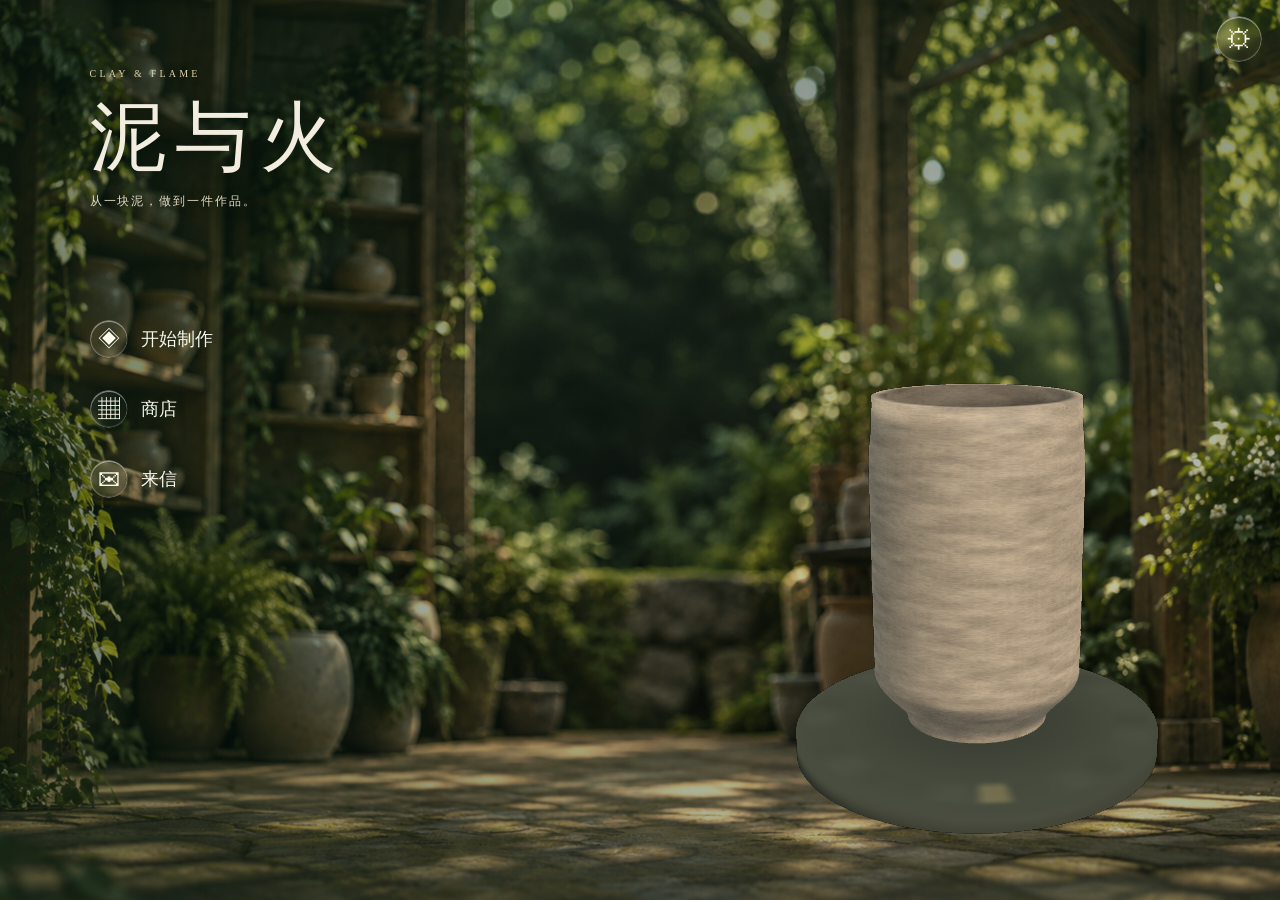
<file: index.html>
<!doctype html>
<html lang="zh-CN"><head><script src="./engine/app-entry.js?v=20261005file1"></script><style>html.scene-loading body{visibility:hidden}html.scene-loading .scene-handoff-backdrop,html.scene-loading .vessel-handoff{visibility:visible}</style><script>try{if(sessionStorage.getItem("clay-and-flame-scene-handoff-v1"))document.documentElement.classList.add("scene-loading") }catch(_){}</script><meta charset="utf-8"><meta name="viewport" content="width=device-width,initial-scale=1,viewport-fit=cover"><meta name="theme-color" content="#16291d"><title>泥与火 · 陶艺工坊</title><link rel="stylesheet" href="./home.css?v=20261004frame3"><link rel="stylesheet" href="./game-frame.css?v=20261004spa3"><link rel="stylesheet" href="./settings.css?v=20261004settings1"><link rel="stylesheet" href="./glass.css?v=20261005clear1"><link rel="stylesheet" href="./locale.css?v=20261005en1"></head>
<body><main class="home" id="home"><div class="home-shade" aria-hidden="true"></div>
  <button id="settingsOpen" class="settings-open" type="button" aria-label="设置" title="设置">⚙</button>
  <header class="home-title"><small>CLAY & FLAME</small><h1>泥与火</h1><p>从一块泥，做到一件作品。</p></header>
  <div class="home-wheel" aria-hidden="true"><canvas id="homeCanvas"></canvas></div>
  <nav class="home-menu" aria-label="工坊入口"><button id="start" type="button"><span>◈</span><b>开始制作</b></button><a href="./shop.html"><span>▦</span><b>商店</b></a><a href="./orders.html"><span>✉</span><b>来信</b></a></nav>
  <div id="homeError" class="home-error" role="alert" hidden></div>
</main>
<dialog id="settingsDialog" class="settings-dialog" aria-labelledby="settingsTitle"><div class="settings-header"><h2 id="settingsTitle">设置</h2><button id="settingsClose" type="button" aria-label="关闭设置">×</button></div><div class="settings-content"><label class="settings-switch"><span>声音</span><input id="audioEnabled" type="checkbox" role="switch"></label><label class="settings-slider"><span>音乐</span><input id="musicVolume" type="range" min="0" max="100"><output for="musicVolume">100%</output></label><label class="settings-slider"><span>环境音</span><input id="ambienceVolume" type="range" min="0" max="100"><output for="ambienceVolume">100%</output></label><label class="settings-slider"><span>音效</span><input id="effectsVolume" type="range" min="0" max="100"><output for="effectsVolume">100%</output></label><label class="settings-language"><span>语言</span><select id="gameLanguage"><option value="zh-CN">简体中文</option><option value="en">English</option></select></label></div></dialog>
<script src="./engine/audio-assets.js?v=20261004shell1"></script><script src="./engine/audio.js?v=20261005audio2"></script><script>window.PotteryAudio.setScene("workshop");</script><script src="./engine/geometry.js?v=20261005mass1"></script><script src="./engine/renderer.js?v=20261005rimlight1"></script><script src="./engine/decoration.js?v=20261005eraser1"></script><script src="./engine/custom-patterns.js?v=20261003b"></script><script src="./engine/surface-drawing.js?v=20261005eraser1"></script><script src="./samples/clay-recipes.js"></script><script src="./engine/photo.js?v=20261003b"></script><script src="./engine/auction.js?v=20261003d"></script><script src="./content/order-patterns.js?v=20261005allorders1"></script><script src="./engine/economy-catalog.js?v=20261005eraser1"></script><script src="./engine/workflow.js?v=20261004recover1"></script><script src="./home.js?v=20261004settings1"></script><script src="./game-frame.js?v=20261004audio1"></script><script src="./scene-transition.js?v=20261005pose1"></script><script src="./content/locales/en-ui.js?v=20261005eraser1"></script><script src="./content/locales/en-stories.js?v=20261005en1"></script><script src="./engine/i18n.js?v=20261005en1"></script></body></html>
</file>
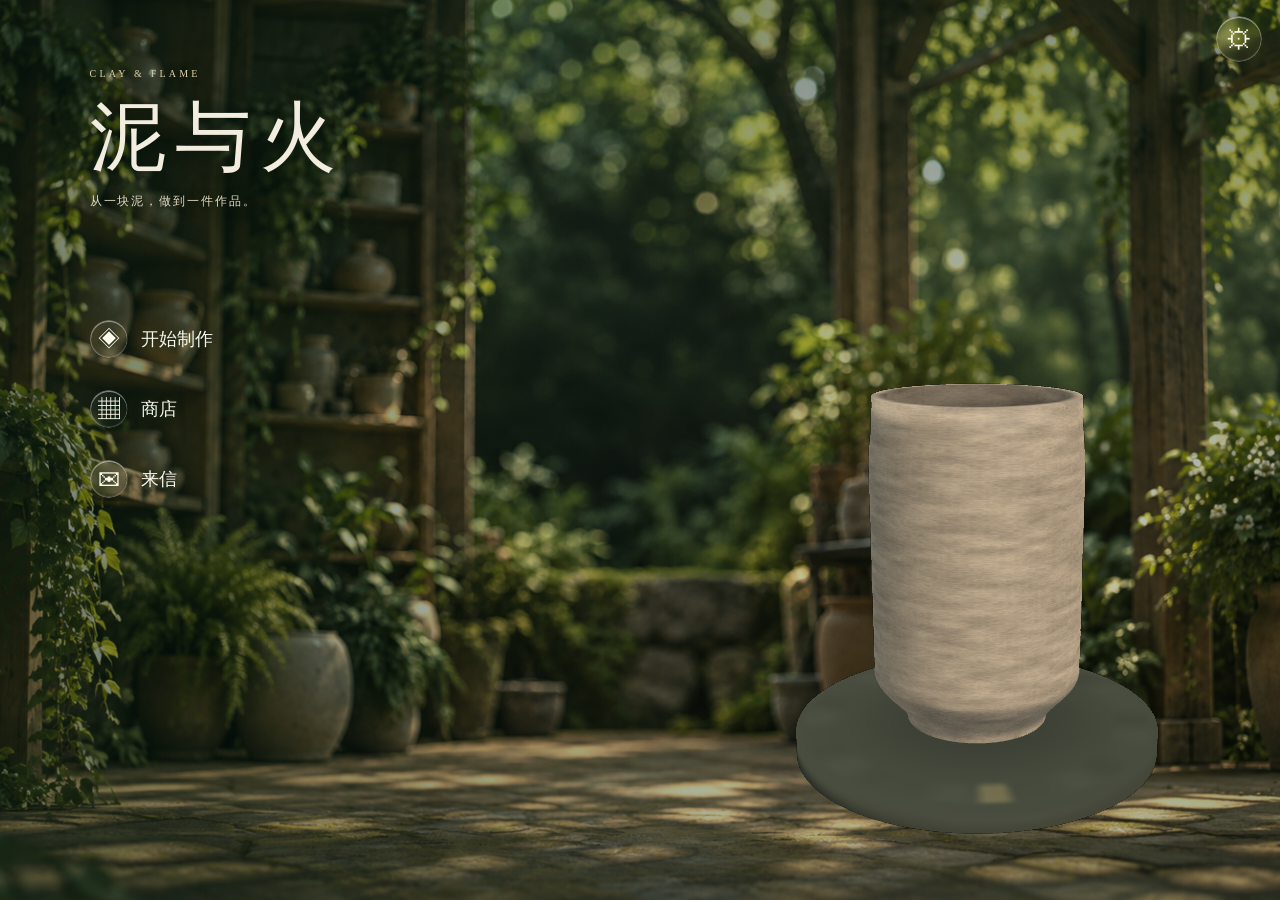
<file: app.html>
<!doctype html>
<html lang="zh-CN"><head><meta charset="utf-8"><meta name="viewport" content="width=device-width,initial-scale=1,viewport-fit=cover"><meta name="theme-color" content="#16291d"><title>泥与火</title>

<style>html,body{width:100%;height:100%;margin:0;overflow:hidden;background:#11241b}#potteryStage,.pottery-scene-frame{position:fixed;inset:0;width:100%;height:100dvh;border:0;will-change:transform}.shell-vessel{position:fixed;z-index:1003;object-fit:fill;pointer-events:none} .shell-backdrop{position:fixed;inset:0;z-index:1002;background-position:center;background-size:cover;pointer-events:none}</style>
</head><body><iframe id="potteryStage" title="泥与火游戏画面" allow="autoplay"></iframe>
<script src="./engine/audio-assets.js?v=20261004shell1"></script><script src="./engine/audio.js?v=20261005audio2"></script><script src="./engine/renderer.js?v=20261005rimlight1"></script><script src="./engine/scene-motion.js?v=20261005motion2"></script><script src="./engine/app-shell.js?v=20261005handoff3"></script><script src="./content/locales/en-ui.js?v=20261005eraser1"></script><script src="./engine/i18n.js?v=20261005en1"></script></body></html>
</file>
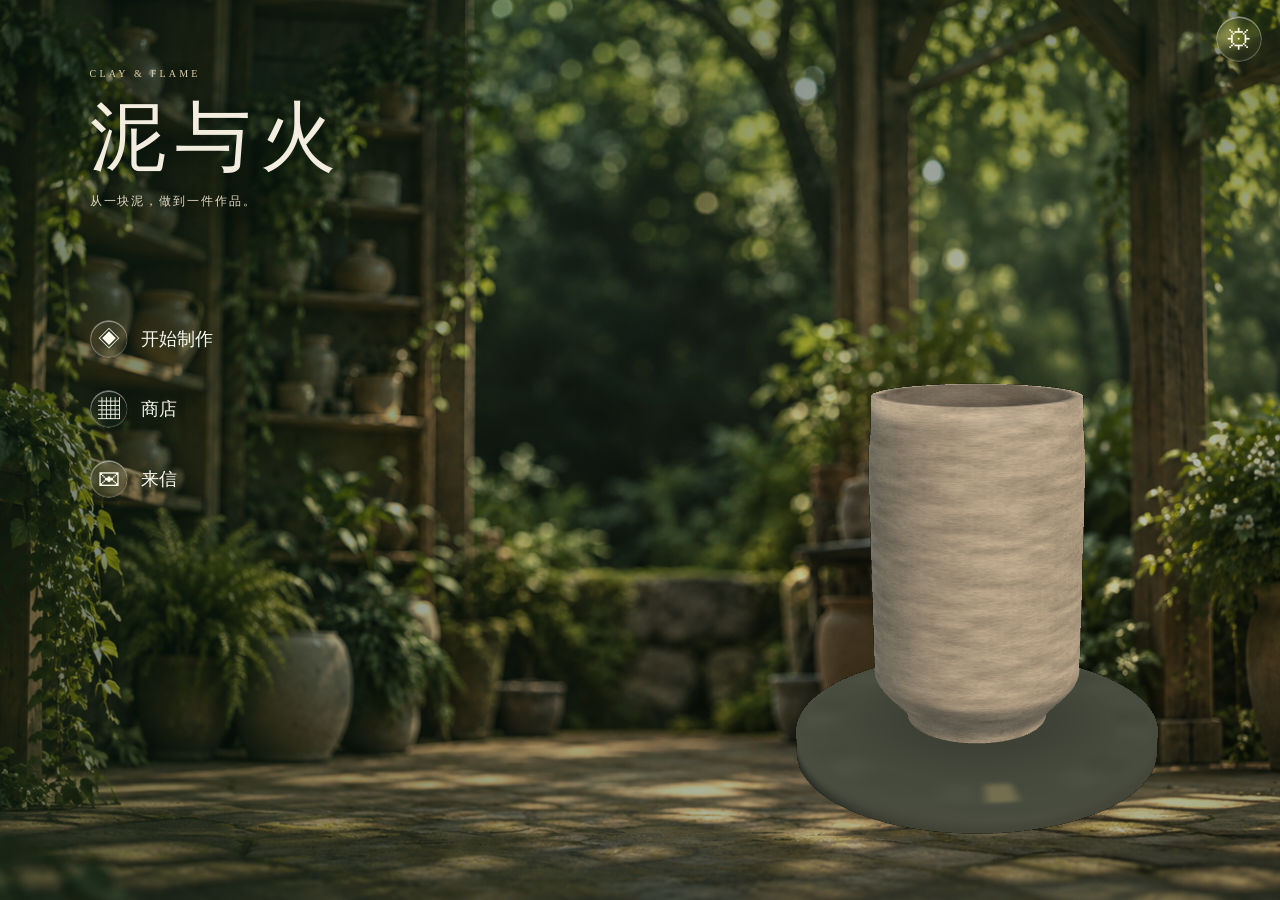
<file: auction.html>
<!doctype html>
<html lang="zh-CN">
<head><script src="./engine/app-entry.js?v=20261005file1"></script><style>html.scene-loading body{visibility:hidden}html.scene-loading .scene-handoff-backdrop,html.scene-loading .vessel-handoff{visibility:visible}</style><script>try{if(sessionStorage.getItem("clay-and-flame-scene-handoff-v1"))document.documentElement.classList.add("scene-loading") }catch(_){}</script>
  <meta charset="utf-8">
  <meta name="viewport" content="width=device-width, initial-scale=1, viewport-fit=cover">
  <meta name="theme-color" content="#24190f">
  <title>汐湾拍卖场 · 泥与火</title>
  <link rel="stylesheet" href="./auction.css?v=20261004gavel3">
  
<link rel="stylesheet" href="./game-frame.css?v=20261004spa3"><link rel="stylesheet" href="./glass.css?v=20261005clear1"><link rel="stylesheet" href="./locale.css?v=20261005en1"></head>
<body>
  <main class="auction-scene" aria-label="作品拍卖场">
    <a class="back-button" href="./index.html" aria-label="返回工坊">←</a>
    <span class="lot-mark">汐湾拍卖场 <b id="lotNumber">01</b></span>
    <canvas id="auctionPot" aria-label="这件作品在拍卖台上缓缓旋转"></canvas>
    <div id="stageStatus" class="auction-call" role="status" aria-live="polite">开场</div>
    <div id="priceDisplay" class="price-display" aria-label="当前出价"><span>当前出价</span><strong id="currentPrice">—</strong><small>金币</small></div>
    <div id="gavelStage" class="gavel-stage" aria-hidden="true"><div class="sound-block"></div><img id="gavel" src="./assets/auction-gavel-v2.png" alt=""></div>
    <div id="piggy" class="piggy" aria-hidden="true"><img src="./assets/auction-piggy-v2.png" alt=""></div>
    <canvas id="coinCanvas" aria-hidden="true"></canvas>
    <div id="settlement" class="settlement" role="status" aria-live="polite" hidden><strong id="saleGain">金币 +0</strong><span id="newBalance">现有 0 金币</span></div>
    <div id="auctionError" class="auction-error" role="alert" hidden><p></p><a href="./index.html">回到工坊</a></div>
  </main>
  <script src="./engine/audio-assets.js?v=20261004shell1"></script><script src="./engine/audio.js?v=20261005audio2"></script><script>window.PotteryAudio.setScene('auction');</script>
  <script src="./engine/geometry.js?v=20261005mass1"></script>
  <script src="./engine/renderer.js?v=20261005rimlight1"></script>
  <script src="./engine/decoration.js?v=20261005eraser1"></script>
  <script src="./engine/custom-patterns.js?v=20261003b"></script>
  <script src="./engine/surface-drawing.js?v=20261005eraser1"></script>
  <script src="./samples/pigments.js?v=20261003b"></script>
  <script src="./samples/clay-recipes.js"></script>
  <script src="./engine/photo.js?v=20261003photo4"></script>
  <script src="./engine/auction.js?v=20261005audio2"></script>
  <script src="./content/order-patterns.js?v=20261005allorders1"></script><script src="./engine/economy-catalog.js?v=20261005eraser1"></script>
  <script src="./engine/workflow.js?v=20261004recover1"></script>
  <script src="./engine/platform-pose.js?v=20261005a"></script><script src="./auction-pot.js?v=20261005pose1"></script>
  <script src="./auction.js?v=20261005audio2"></script>
<script src="./game-frame.js?v=20261004audio1"></script><script src="./scene-transition.js?v=20261005pose1"></script><script src="./content/locales/en-ui.js?v=20261005eraser1"></script><script src="./content/locales/en-stories.js?v=20261005en1"></script><script src="./engine/i18n.js?v=20261005en1"></script></body>
</html>
</file>
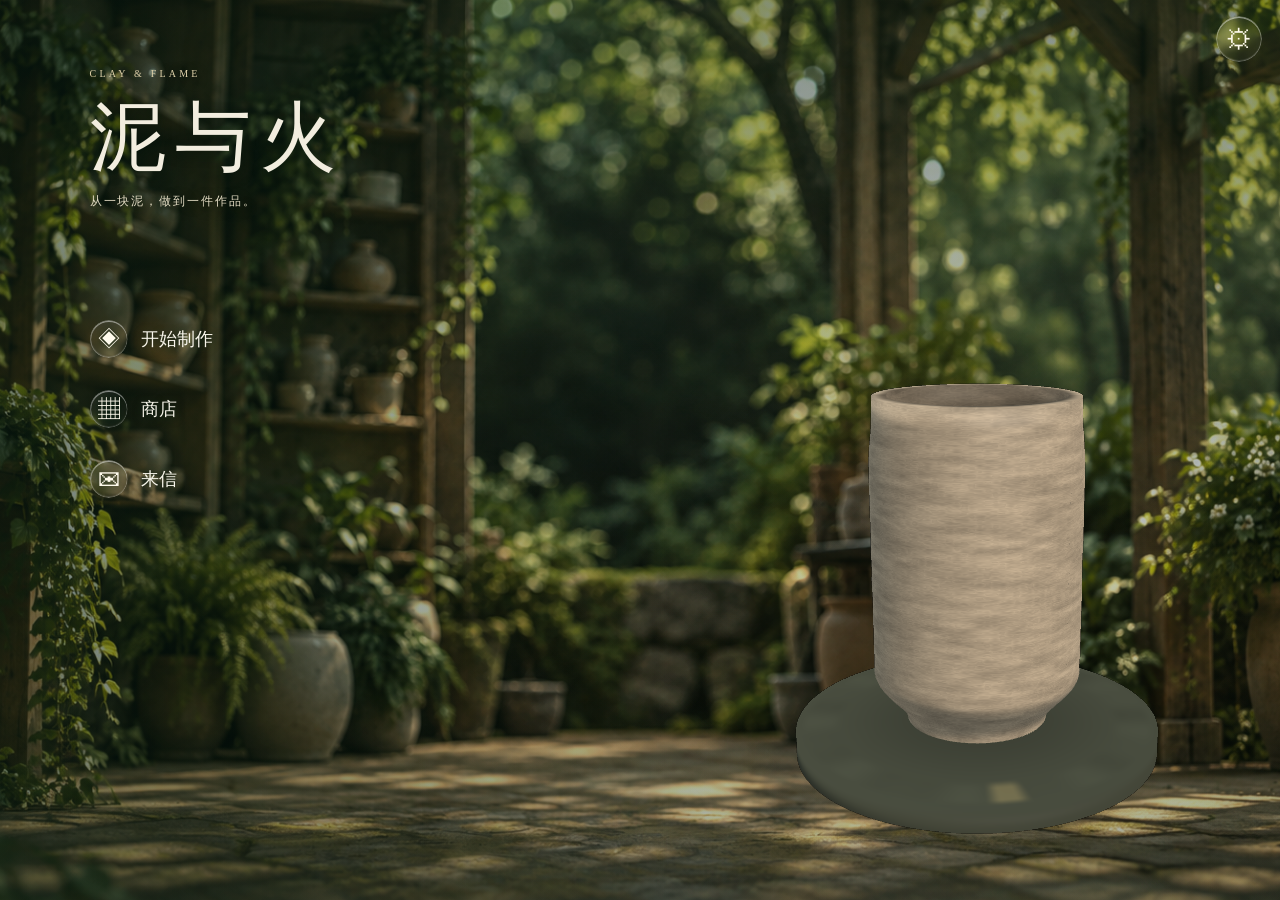
<file: decoration-preview.html>
<!doctype html>
<html lang="zh-CN">
<head><script src="./engine/app-entry.js?v=20261005file1"></script><style>html.scene-loading body{visibility:hidden}html.scene-loading .scene-handoff-backdrop,html.scene-loading .vessel-handoff{visibility:visible}</style><script>try{if(sessionStorage.getItem("clay-and-flame-scene-handoff-v1"))document.documentElement.classList.add("scene-loading") }catch(_){}</script>
  <meta charset="utf-8">
  <meta name="viewport" content="width=device-width, initial-scale=1, viewport-fit=cover">
  <meta name="theme-color" content="#14231d">
  <title>曲面装饰 · 泥与火</title>
  <link rel="stylesheet" href="./shaping-preview.css">
  <link rel="stylesheet" href="./decoration-preview.css?v=20261004expanded1">
  <link rel="stylesheet" href="./order-peek.css?v=20261003d">
  <link rel="stylesheet" href="./order-rating.css?v=20261004a">
  <link rel="stylesheet" href="./reference-viewer.css">
  <link rel="stylesheet" href="./mobile-shell.css?v=20261004frame3">
<link rel="stylesheet" href="./game-frame.css?v=20261004spa3"><link rel="stylesheet" href="./glass.css?v=20261005clear1"><link rel="stylesheet" href="./locale.css?v=20261005en1"></head>
<body>
  <main class="workbench">
    <header class="topbar"><a class="back" href="./index.html" aria-label="返回工坊"><svg class="button-icon" viewBox="0 0 32 32" aria-hidden="true" focusable="false"><path d="M26 16H6M13 9l-7 7 7 7"/></svg></a><div class="top-title"><span>泥与火</span><small>曲面装饰</small></div><a class="shop-link" href="./shop.html">商店</a><span class="draft-state" id="draftState">装饰草稿</span></header>
    <section class="stage" aria-label="陶器三维装饰区域">
      <div class="stage-light" aria-hidden="true"></div>
      <div class="stage-note"><span class="note-number">03 / 装饰</span><strong id="materialName">暖陶土</strong><small id="bandCount">尚未上色</small></div>
      <canvas id="potCanvas" aria-label="陶器三维装饰视图。底色按住加深并可上下滑动；花纹按住预览，松手贴上"></canvas>
      <div class="stage-prompt" id="stagePrompt">按住加深底色，上下滑动连续上色；换色可混合</div>
      <div class="stage-footer"><span id="toolDescription">底色 · 雾蓝</span><span>空白处拖动可转动视角</span></div>
    </section>
    <section class="tray" aria-label="装饰工具">
      <div class="tray-head"><span>给陶器添一笔</span><p>底色可反复涂抹、叠色；纹样始终在底色上方。</p></div>
      <div class="tray-row tool-row"><span>类型</span><div class="segmented" role="group" aria-label="装饰类型"><button id="colorTool" type="button" aria-pressed="true">涂底色</button><button id="patternTool" type="button" aria-pressed="false">贴花纹</button><button id="drawTool" type="button" aria-pressed="false">手绘线</button></div></div>
      <div class="tray-row swatch-row"><span>色料</span><div class="swatches" id="swatches" role="group" aria-label="色料，横向滑动查看更多颜色"></div></div>
      <div class="pattern-row" id="patternRow" hidden><select id="patternGroup" aria-label="花纹文化与风格分类"></select><div class="pattern-heading">花纹 <small id="assetStatus">载入纹样中…</small></div><div class="pattern-grid" id="basicPatterns" role="group" aria-label="基础花纹"><button type="button" data-pattern="wave" aria-pressed="true"><img src="./assets/patterns/builtin-wave.svg" alt=""><span>连波</span></button><button type="button" data-pattern="petal" aria-pressed="false"><img src="./assets/patterns/builtin-petal.svg" alt=""><span>花瓣</span></button></div><div class="pattern-heading">我的花纹 <a id="editPattern" href="./pattern-studio.html">绘制新花纹 ↗</a></div><div id="customPatterns" class="pattern-grid" role="group" aria-label="玩家自制花纹"></div><div class="pattern-heading">汐湾原创</div><div id="originalPatterns" class="pattern-grid" role="group" aria-label="汐湾原创环带"></div><div class="pattern-heading">首批馆藏改绘</div><div id="heritagePatterns" class="pattern-grid" role="group" aria-label="馆藏改绘环带"></div><div class="pattern-heading">各地新纹样 <small>点开查看</small></div><div id="expandedPatterns" aria-label="按文化分类的新纹样"></div></div>
      <div class="draw-row" id="drawRow" hidden><div class="pattern-heading">曲面手绘 <small>把转台调慢，适合画局部线条</small></div><div class="tray-row"><label for="smoothing">最近一笔修顺</label><input id="smoothing" type="range" min="0" max="100" value="55"><output id="smoothingValue">55%</output></div><p>0% 保留原笔迹；向右只修正细小抖动，转折与端点保持原位。画完仍可调整最近一笔。</p></div>
      <div class="tray-row"><label for="bandWidth">笔触 / 环带宽度</label><input id="bandWidth" type="range" min="12" max="110" value="31" aria-label="调整笔触或花纹环宽度"><output id="widthLabel" for="bandWidth">细</output></div>
      <div class="tray-row speed-row"><label for="wheelSpeed">转台速度</label><input id="wheelSpeed" type="range" min="0" max="100" value="45" aria-label="调整转台速度"><output id="wheelSpeedValue" for="wheelSpeed">中速</output></div>
      <div class="tray-row mode-row"><span>手势</span><div class="segmented" role="group" aria-label="手势模式"><button id="placeMode" type="button" aria-pressed="true">放置</button><button id="viewMode" type="button" aria-pressed="false">查看</button></div></div>
      <div class="action-row"><button id="undo" type="button" disabled>↶ 撤销</button><button id="redo" type="button" disabled>↷ 重做</button><button id="clearBands" type="button">清空装饰</button></div>
      <a class="next-photo" href="./photo-studio.html">完成装饰 · 去取景拍照 →</a>
      <p class="sample-note">底色可停留加深、叠涂混色；花纹按住预览，松手固定；手绘线会直接贴着陶器曲面走。自制花纹可在“我的花纹”里编辑。</p>
    </section>
    <div id="renderError" class="render-error" role="alert" hidden></div>
  </main>
  <script src="./engine/audio-assets.js?v=20261004shell1"></script><script src="./engine/audio.js?v=20261005audio2"></script><script>window.PotteryAudio.setScene("decorate");</script><script src="./engine/geometry.js?v=20261005mass1"></script>
  <script src="./engine/renderer.js?v=20261005rimlight1"></script>
  <script src="./engine/decoration.js?v=20261005eraser1"></script>
  <script src="./samples/pigments.js?v=20261003b"></script>
  <script src="./engine/custom-patterns.js?v=20261003b"></script>
  <script src="./engine/surface-drawing.js?v=20261005eraser1"></script>
  <script src="./samples/clay-recipes.js"></script>
  <script src="./engine/photo.js?v=20261003b"></script><script src="./engine/auction.js?v=20261003d"></script><script src="./content/order-patterns.js?v=20261005allorders1"></script><script src="./engine/economy-catalog.js?v=20261005eraser1"></script>
  <script src="./engine/workflow.js?v=20261004recover1"></script><script src="./content/pattern-fit-presets.js"></script><script src="./decoration-preview.js?v=20261005eraser1"></script>
  <script src="./engine/order-reference.js?v=20261005allorders1"></script><script src="./engine/capabilities.js?v=20261004orders1"></script><script src="./content/order-catalog.js?v=20261005allorders1"></script><script src="./engine/order-registry.js?v=20261005allorders1"></script><script src="./engine/orders.js?v=20261005eraser1"></script><script src="./reference-viewer.js?v=20261005glass1"></script><script src="./order-peek.js?v=20261005glass1"></script><script src="./order-rating.js?v=20261004a"></script>
  <script src="./mobile-shell.js?v=20261005eraser1"></script>
<script src="./game-frame.js?v=20261004audio1"></script><script src="./scene-transition.js?v=20261005pose1"></script><script src="./content/locales/en-ui.js?v=20261005eraser1"></script><script src="./content/locales/en-stories.js?v=20261005en1"></script><script src="./engine/i18n.js?v=20261005en1"></script></body>
</html>
</file>
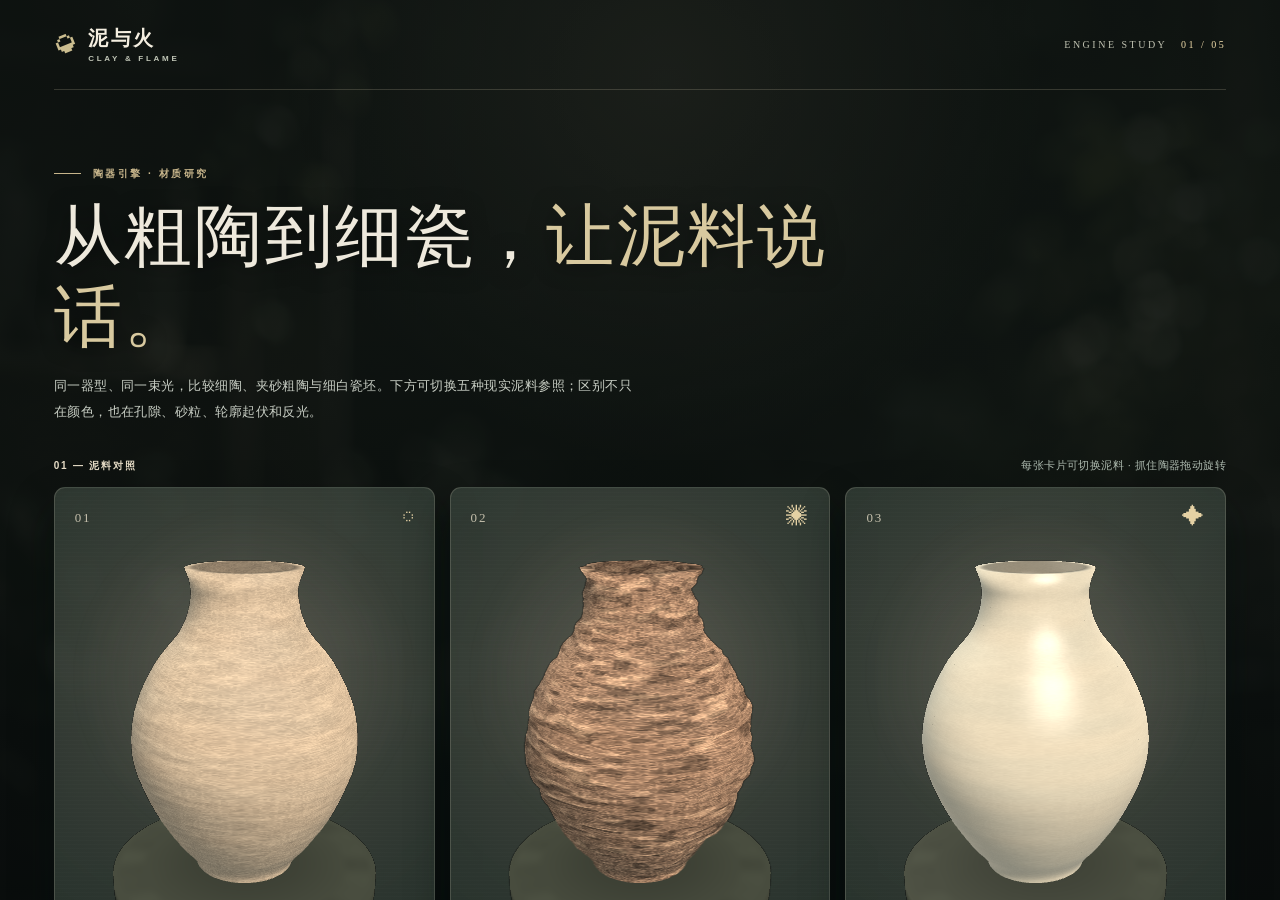
<file: engine-preview.html>
<!doctype html>
<html lang="zh-CN">
<head><script src="./engine/app-entry.js?v=20261005file1"></script>
  <meta charset="utf-8">
  <meta name="viewport" content="width=device-width, initial-scale=1, viewport-fit=cover">
  <meta name="theme-color" content="#15221d">
  <title>陶器材质样片 · 泥与火</title>
  <link rel="stylesheet" href="./engine-preview.css">
<link rel="stylesheet" href="./audio.css?v=20261003glass2"></head>
<body>
  <div class="ambient" aria-hidden="true"></div>
  <main class="page">
    <header class="masthead">
      <a class="brand" href="./index.html" aria-label="返回泥与火原型"><span class="brand-mark">◒</span><span>泥与火<small>CLAY & FLAME</small></span></a>
      <span class="issue">ENGINE STUDY <b>01 / 05</b></span>
    </header>

    <section class="intro" aria-labelledby="studyTitle">
      <div class="eyebrow"><span class="eyebrow-line"></span> 陶器引擎 · 材质研究</div>
      <h1 id="studyTitle">从粗陶到细瓷，<em>让泥料说话。</em></h1>
      <p>同一器型、同一束光，比较细陶、夹砂粗陶与细白瓷坯。下方可切换五种现实泥料参照；区别不只在颜色，也在孔隙、砂粒、轮廓起伏和反光。</p>
    </section>

    <section class="study" aria-label="三张可换泥料的烧成对照卡">
      <div class="study-head"><span>01 — 泥料对照</span><span class="study-hint">每张卡片可切换泥料 · 抓住陶器拖动旋转</span></div>
      <div class="triptych" id="triptych">
        <article class="material-card earth-card">
          <div class="card-top"><span class="state-number">01</span><span class="state-symbol" aria-hidden="true">◌</span></div>
          <div class="display"><div class="pot-halo"></div><div class="pedestal"></div><canvas class="pot-view" data-recipe="0" aria-label="暖陶土三维视图，可拖动旋转"></canvas></div>
          <div class="card-copy"><span class="state-tag" id="tag0">BUFF EARTHENWARE · 浅色陶土</span><h2 id="name0">暖陶土</h2><p id="description0">颜色烘暖，表面干燥、细颗粒可见。</p><div class="state-meter"><span id="feelL0">细密</span><i></i><span id="feelR0">柔和</span></div><label class="recipe-choice" for="recipe0">更换泥料 <select id="recipe0" aria-label="更换左侧泥料"></select></label></div>
        </article>
        <article class="material-card sand-card">
          <div class="card-top"><span class="state-number">02</span><span class="state-symbol" aria-hidden="true">✺</span></div>
          <div class="display"><div class="pot-halo"></div><div class="pedestal"></div><canvas class="pot-view" data-recipe="4" aria-label="夹砂粗陶三维视图，可拖动旋转"></canvas></div>
          <div class="card-copy"><span class="state-tag" id="tag1">COARSE EARTHENWARE · 手筑低温陶</span><h2 id="name1">夹砂粗陶</h2><p id="description1">像未经修面的陶砖：粗砂、凹孔和不平整的哑光坯体。</p><div class="state-meter"><span id="feelL1">粗砂孔隙</span><i></i><span id="feelR1">砖质哑光</span></div><label class="recipe-choice" for="recipe1">更换泥料 <select id="recipe1" aria-label="更换中间泥料"></select></label></div>
        </article>
        <article class="material-card vitrified-card">
          <div class="card-top"><span class="state-number">03</span><span class="state-symbol" aria-hidden="true">✦</span></div>
          <div class="display"><div class="pot-halo"></div><div class="pedestal"></div><canvas class="pot-view" data-recipe="2" aria-label="白瓷三维视图，可拖动旋转"></canvas></div>
          <div class="card-copy"><span class="state-tag" id="tag2">PORCELAIN · 细白瓷坯</span><h2 id="name2">白瓷</h2><p id="description2">细密白瓷坯经磨光后带柔和反光；彩釉仍需另施。</p><div class="state-meter"><span id="feelL2">细腻</span><i></i><span id="feelR2">柔光</span></div><label class="recipe-choice" for="recipe2">更换泥料 <select id="recipe2" aria-label="更换右侧泥料"></select></label></div>
        </article>
      </div>
    </section>

    <section class="controls" aria-label="观察控制">
      <div class="control-heading"><span>02 — 烧制与观察</span><p>三张卡片共用器型、烧制进度和视角。施釉仍是独立装饰步骤。</p></div>
      <div class="control-field fire-field"><label for="fireProgress">烧制进度 <output id="fireValue">已烧成</output></label><input id="fireProgress" type="range" min="0" max="100" value="100" aria-label="烧制进度，从湿泥到烧成"><div class="range-ends"><span>湿泥</span><span>烧成</span></div></div>
      <div class="control-field"><label for="lightAngle">移动灯光 <output id="lightValue">45°</output></label><input id="lightAngle" type="range" min="-160" max="160" value="45" aria-label="灯光方向"></div>
      <div class="control-actions"><button id="zoomOut" type="button" aria-label="缩小陶器">−</button><span>细节远近</span><button id="zoomIn" type="button" aria-label="放大陶器">＋</button><button id="resetView" class="reset-view" type="button">重置视角</button></div>
      <a class="next-step" href="./shaping-preview.html">进入塑形手感样片 →</a>
    </section>

    <footer class="footer"><span>第一项引擎样片 · 几何与材质</span><span>塑形、烧制与装饰将逐项接入</span></footer>
    <div id="renderError" class="render-error" role="alert" hidden></div>
  </main>
  <script src="./engine/audio-assets.js?v=20261004shell1"></script><script src="./engine/audio.js?v=20261005audio2"></script><script>window.PotteryAudio.setScene("material");</script><script src="./engine/geometry.js"></script>
  <script src="./engine/renderer.js"></script>
  <script src="./samples/clay-recipes.js"></script>
  <script src="./engine-preview.js"></script>
</body>
</html>
</file>
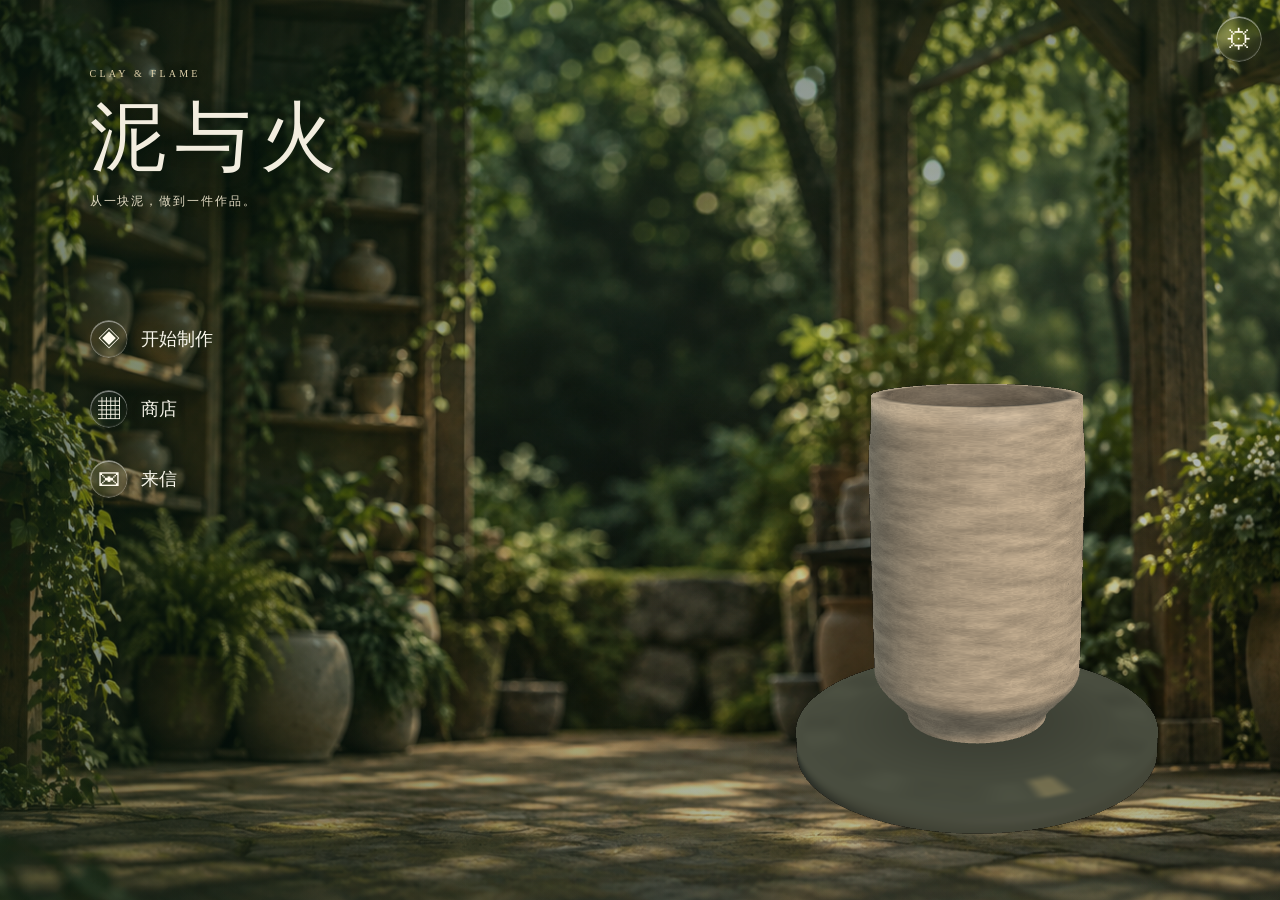
<file: kiln-preview.html>
<!doctype html>
<html lang="zh-CN">
<head><script src="./engine/app-entry.js?v=20261005file1"></script><style>html.scene-loading body{visibility:hidden}html.scene-loading .scene-handoff-backdrop,html.scene-loading .vessel-handoff{visibility:visible}</style><script>try{if(sessionStorage.getItem("clay-and-flame-scene-handoff-v1"))document.documentElement.classList.add("scene-loading") }catch(_){}</script>
  <meta charset="utf-8">
  <meta name="viewport" content="width=device-width, initial-scale=1, viewport-fit=cover">
  <meta name="theme-color" content="#1a1310">
  <title>窑火 · 泥与火</title>
  <link rel="stylesheet" href="./kiln-preview.css?v=20261004fire6">
  <link rel="stylesheet" href="./order-peek.css?v=20261003d"><link rel="stylesheet" href="./reference-viewer.css">
  <link rel="stylesheet" href="./mobile-shell.css?v=20261004frame3">
<link rel="stylesheet" href="./game-frame.css?v=20261004spa3"><link rel="stylesheet" href="./glass.css?v=20261005clear1"><link rel="stylesheet" href="./locale.css?v=20261005en1"></head>
<body>
  <main class="page">
    <header class="topbar"><a href="./index.html" class="back" aria-label="返回工坊"><svg class="button-icon" viewBox="0 0 32 32" aria-hidden="true" focusable="false"><path d="M26 16H6M13 9l-7 7 7 7"/></svg></a><span class="wordmark">泥与火 <small>CLAY & FLAME</small></span><span class="edition">窑火</span></header>
    <div class="layout">
      <section class="scene" aria-label="窑炉烧制视图">
        <div class="backglow" id="backglow" aria-hidden="true"></div>
        <canvas id="potCanvas" aria-label="窑内陶器三维视图"></canvas>
        <canvas id="fireCanvas" aria-hidden="true"></canvas>
        <div class="shelf-shadow" id="shelfShadow" aria-hidden="true"></div>
        <div class="kiln-contact" id="kilnContact" aria-hidden="true"></div>
        <div class="scene-vignette" aria-hidden="true"></div>
        <div class="scene-label"><span>THE KILN / 01</span><strong id="phaseName">预热</strong></div>
        <div class="temperature" id="temperature">窑温缓缓升起</div>
      </section>
      <section class="control-panel" aria-label="烧制控制">
        <span class="eyebrow">02 / 火候与泥色</span>
        <h1>把泥，<br><em>交给火。</em></h1>
        <p class="description">看湿泥在窑中逐渐干燥、升温、烧结，再冷却成器。炉膛火光会随火候掠过坯体。</p>
        <label class="material-row" for="materialSelect"><span>陶坯泥料</span><select id="materialSelect"></select></label>
        <div class="source-note" id="sourceNote">使用上一件塑形草稿</div>
        <div class="timeline-head"><span>烧制进度</span><output id="progressText">00%</output></div>
        <input id="progress" type="range" min="0" max="100" value="0" aria-label="调整烧制进度">
        <div class="timeline-labels"><span>湿泥</span><span>火旺</span><span>冷却</span></div>
        <div class="actions"><button id="playPause" class="primary" type="button">点火烧制</button><button id="replay" type="button">重新烧制</button></div>
        <p class="tip">可拖动进度检查每个阶段；播放结束后仍可来回比较材质。</p>
        <div class="phase-list" aria-label="烧制阶段"><span>预热</span><span>升温</span><span>烧成</span><span>冷却</span><span>完成</span></div>
        <a id="decorationLink" class="next-step is-locked" href="./decoration-preview.html" aria-disabled="true">继续装饰这件陶器 →</a>
      </section>
    </div>
    <div id="renderError" class="render-error" role="alert" hidden></div>
  </main>
  <script src="./engine/audio-assets.js?v=20261004shell1"></script><script src="./engine/audio.js?v=20261005audio2"></script><script>window.PotteryAudio.setScene("kiln");</script><script src="./engine/geometry.js?v=20261005mass1"></script>
  <script src="./engine/renderer.js?v=20261005rimlight1"></script>
  <script src="./engine/kiln.js?v=20261003f"></script>
  <script src="./samples/clay-recipes.js"></script>
  <script src="./engine/workflow.js?v=20261004recover1"></script><script src="./engine/platform-pose.js?v=20261005a"></script><script src="./kiln-preview.js?v=20261005pose1"></script>
  <script src="./engine/decoration.js?v=20261005eraser1"></script><script src="./engine/photo.js?v=20261003b"></script><script src="./engine/order-reference.js?v=20261005allorders1"></script><script src="./engine/auction.js?v=20261003b"></script><script src="./samples/pigments.js?v=20261003b"></script><script src="./content/order-patterns.js?v=20261005allorders1"></script><script src="./engine/economy-catalog.js?v=20261005eraser1"></script><script src="./engine/capabilities.js?v=20261004orders1"></script><script src="./content/order-catalog.js?v=20261005allorders1"></script><script src="./engine/order-registry.js?v=20261005allorders1"></script><script src="./engine/orders.js?v=20261005eraser1"></script><script src="./reference-viewer.js?v=20261005glass1"></script><script src="./order-peek.js?v=20261005glass1"></script>
  <script src="./mobile-shell.js?v=20261005eraser1"></script>
<script src="./game-frame.js?v=20261005align1"></script><script src="./scene-transition.js?v=20261005pose1"></script><script src="./content/locales/en-ui.js?v=20261005eraser1"></script><script src="./content/locales/en-stories.js?v=20261005en1"></script><script src="./engine/i18n.js?v=20261005en1"></script></body>
</html>
</file>
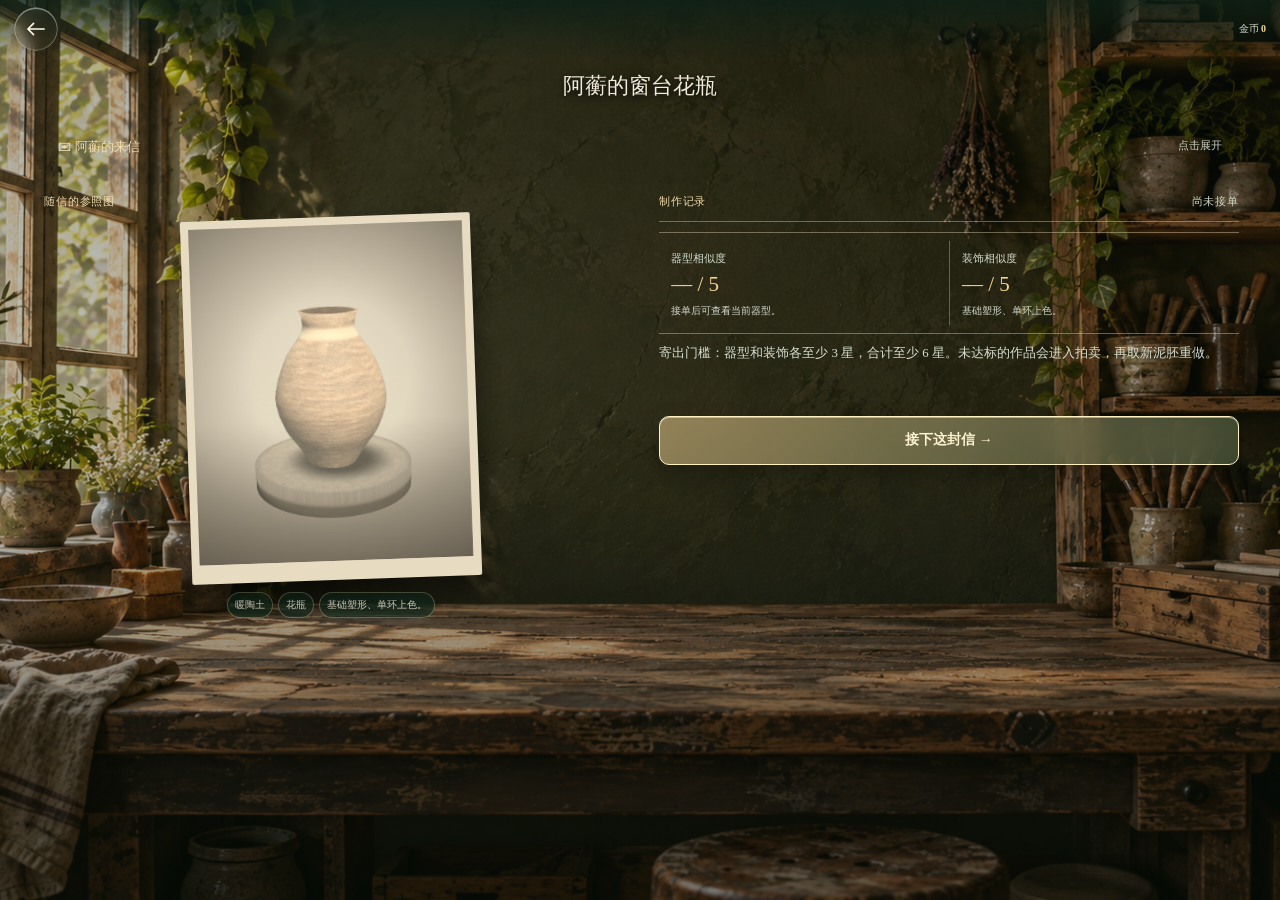
<file: orders.html>
<!doctype html>
<html lang="zh-CN"><head><script src="./engine/app-entry.js?v=20261005file1"></script><meta charset="utf-8"><meta name="viewport" content="width=device-width,initial-scale=1,viewport-fit=cover"><meta name="theme-color" content="#192b23"><title>阿蘅的来信 · 泥与火</title><link rel="stylesheet" href="./orders.css?v=20261005reward2"><link rel="stylesheet" href="./reference-viewer.css"><link rel="stylesheet" href="./game-frame.css?v=20261004spa3"><link rel="stylesheet" href="./glass.css?v=20261005clear1"><link rel="stylesheet" href="./locale.css?v=20261005en1"></head>
<body><main class="app"><div class="studio-bg" aria-hidden="true"></div><div class="veil" aria-hidden="true"></div>
  <header class="top"><a href="./index.html" aria-label="返回工坊"><svg class="button-icon" viewBox="0 0 32 32" aria-hidden="true" focusable="false"><path d="M26 16H6M13 9l-7 7 7 7"/></svg></a><strong>泥与火<small>潮线 · 来信 01</small></strong><span>金币 <b id="balance">0</b></span></header>
  <div class="scroll"><div class="intro"><span>THE FIRST LETTER / 01</span><h1>阿蘅的窗台花瓶</h1><p>一件给窗台用的器物，从一封家常信开始。</p></div>
  <details class="letter glass"><summary>✉ 阿蘅的来信 <span>点击展开</span></summary><div class="card-top"><span>寄件人 · 花摊阿蘅</span><span>汐湾旧街</span></div><p>师傅你好，我是巷口卖花的阿蘅。昨天关摊时剩下一枝白菊，我拿酱油瓶插着，早上我娘差点往里倒酱油。</p><p>能不能给我做个小花瓶？窗台窄，底下稳一点就好。瓶口那圈涂浅色吧，省得我娘又拿错。画得歪，你看得懂就行。</p><div class="signature">阿蘅</div></details>
  <section class="reference glass" aria-label="订单参照图"><div class="card-top"><span>随信的参照图</span><span>只对陶器评分</span></div><div class="drawing"><img class="order-reference-image" id="referencePhoto" alt="阿蘅目标花瓶的三维作品照。单指移动，双指缩放"></div><div class="requirements"><span>暖陶土</span><span>稳底 · 鼓腹 · 收颈</span><span>口沿下一道淡米色环</span></div><p class="ref-note">信里那枝白菊只说明用途，不计入相似度。</p></section>
  <section class="progress glass" aria-label="订单进度"><div class="card-top"><span>制作记录</span><span id="phase">尚未接单</span></div><div class="score-row"><div><small>器型相似度</small><strong id="shapeScore">— / 5</strong><p id="shapeHint">接单后可查看当前器型。</p></div><div><small>装饰相似度</small><strong id="decorationScore">— / 5</strong><p id="decorationHint">浅色环的位置会影响评分。</p></div></div><p class="threshold">寄出门槛：两项各至少 3 星，合计至少 6 星。拍照定稿后若未达标，这件作品会送去拍卖；再从新泥胚重做订单。</p><div id="photoChoices" class="photo-choices"></div><p id="message" class="message" role="status"></p><button id="primary" class="primary" type="button">接下这封信 →</button><div class="nav-links"><a href="./shaping-preview.html">去拉坯</a><a href="./decoration-preview.html">去装饰</a><a href="./photo-studio.html">去拍照</a></div></section>
  <section id="replyPanel" class="reply glass" hidden><div class="card-top"><span>阿蘅的回信</span><span>汐湾旧街</span></div><p id="replyText"></p><strong id="reward"></strong></section>
  </div>
</main><script src="./engine/audio-assets.js?v=20261004shell1"></script><script src="./engine/audio.js?v=20261005audio2"></script><script>window.PotteryAudio.setScene("letters");</script><script src="./engine/geometry.js?v=20261005mass1"></script><script src="./engine/renderer.js?v=20261005rimlight1"></script><script src="./engine/decoration.js?v=20261005eraser1"></script><script src="./engine/photo.js?v=20261003b"></script><script src="./samples/clay-recipes.js"></script><script src="./engine/order-reference.js?v=20261005allorders1"></script><script src="./engine/auction.js?v=20261003b"></script><script src="./samples/pigments.js?v=20261003b"></script><script src="./content/order-patterns.js?v=20261005allorders1"></script><script src="./engine/economy-catalog.js?v=20261005eraser1"></script><script src="./engine/capabilities.js?v=20261004orders1"></script><script src="./content/order-catalog.js?v=20261005allorders1"></script><script src="./engine/order-registry.js?v=20261005allorders1"></script><script src="./engine/orders.js?v=20261005eraser1"></script><script src="./reference-viewer.js?v=20261005glass1"></script><script src="./engine/workflow.js?v=20261004recover1"></script><script src="./orders.js?v=20261005allorders1"></script><script src="./game-frame.js?v=20261004audio1"></script><script src="./scene-transition.js?v=20261005pose1"></script><script src="./content/locales/en-ui.js?v=20261005eraser1"></script><script src="./content/locales/en-stories.js?v=20261005en1"></script><script src="./engine/i18n.js?v=20261005en1"></script></body></html>
</file>
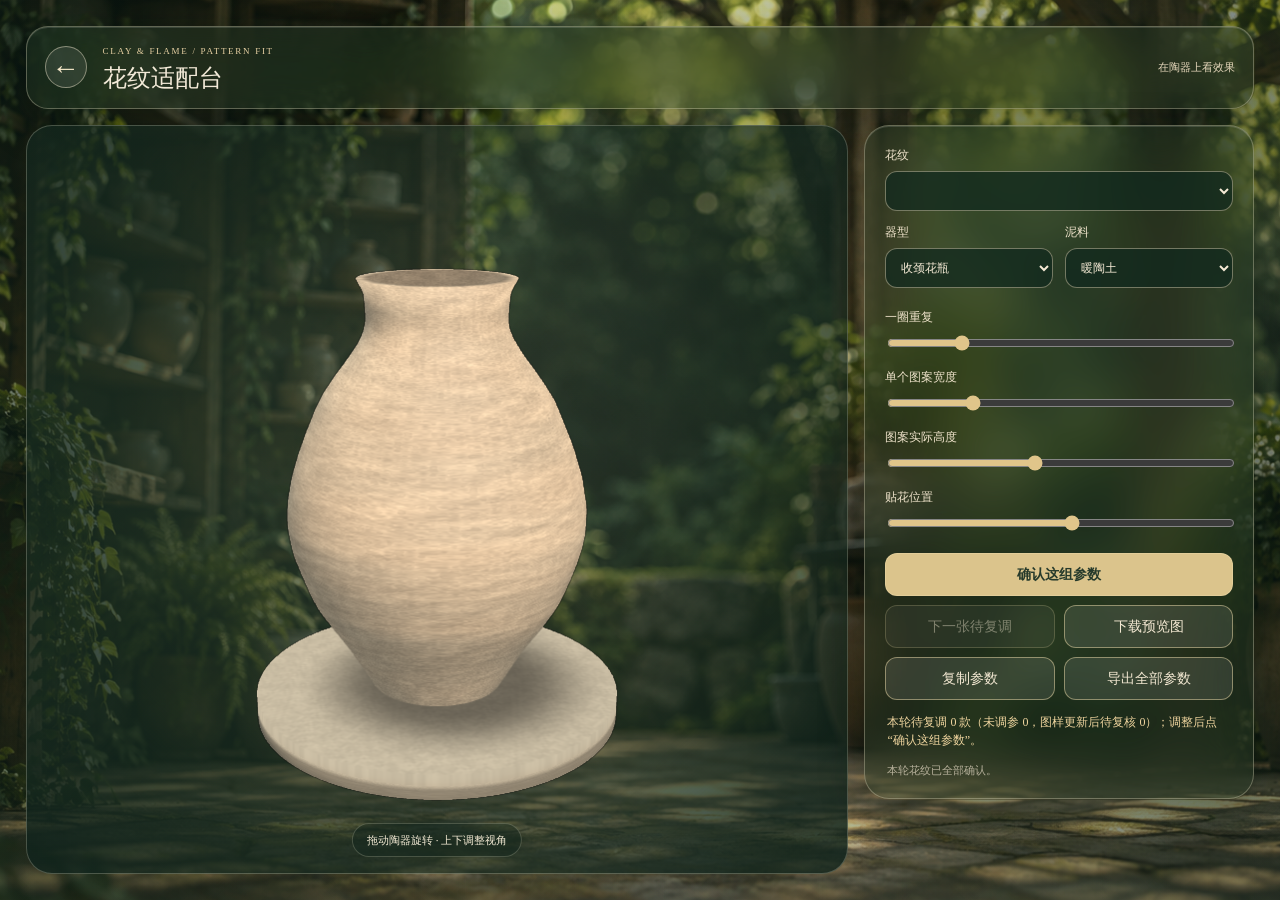
<file: pattern-fit.html>
<!doctype html><html lang="zh-CN"><head><meta charset="utf-8"><meta name="viewport" content="width=device-width,initial-scale=1,viewport-fit=cover"><meta name="theme-color" content="#17271e"><title>花纹适配台 · 泥与火</title><link rel="stylesheet" href="./pattern-fit.css"></head><body>
<main class="fit-studio">
  <header class="top glass"><a href="./pattern-studio.html" aria-label="返回花纹工作台">←</a><div><small>CLAY & FLAME / PATTERN FIT</small><h1>花纹适配台</h1></div><span>在陶器上看效果</span></header>
  <section class="stage" aria-label="三维陶器实时预览"><canvas id="pot" aria-label="可拖动旋转的陶器花纹预览"></canvas><div class="stage-tip">拖动陶器旋转 · 上下调整视角</div><div id="renderError" class="render-error" hidden></div></section>
  <section class="controls glass" aria-label="花纹适配参数">
    <div class="selectors"><label>花纹<select id="pattern"></select></label><label>器型<select id="shape"><option value="ahan-vase-01">收颈花瓶</option><option value="tang-soup-bowl-02">宽浅汤碗</option><option value="shen-ferry-cup-03">直壁水杯</option></select></label><label>泥料<select id="material"><option value="warm-earth">暖陶土</option><option value="red-earth">红陶土</option><option value="stoneware">砂泥</option><option value="porcelain">白瓷</option></select></label></div>
    <div class="sliders"><label>一圈重复 <output id="repeatOut"></output><input id="repeat" type="range" min="1" max="16" value="4"></label><label>单个图案宽度 <output id="scaleOut"></output><input id="scale" type="range" min="2" max="100" value="25"></label><label>图案实际高度 <output id="heightOut"></output><input id="height" type="range" min="2" max="40" value="18"></label><label>贴花位置 <output id="positionOut"></output><input id="position" type="range" min="15" max="90" value="55"></label></div>
    <div class="actions"><button id="save" type="button">确认这组参数</button><button id="nextReview" type="button">下一张待复调</button><button id="snapshot" type="button">下载预览图</button><button id="copy" type="button">复制参数</button><button id="exportFits" type="button">导出全部参数</button></div><p id="reviewStatus"></p><p id="message" role="status">先定单个图案的宽度，再选一圈重复次数；位置会自动均匀分布。</p>
  </section>
</main>
<script src="./engine/geometry.js"></script><script src="./engine/renderer.js"></script><script src="./engine/decoration.js?v=20261005eraser1"></script><script src="./engine/custom-patterns.js"></script><script src="./samples/clay-recipes.js"></script><script src="./art/season-one-standards.js"></script><script src="./content/pattern-fit-presets.js"></script><script src="./pattern-fit.js"></script></body></html>
</file>
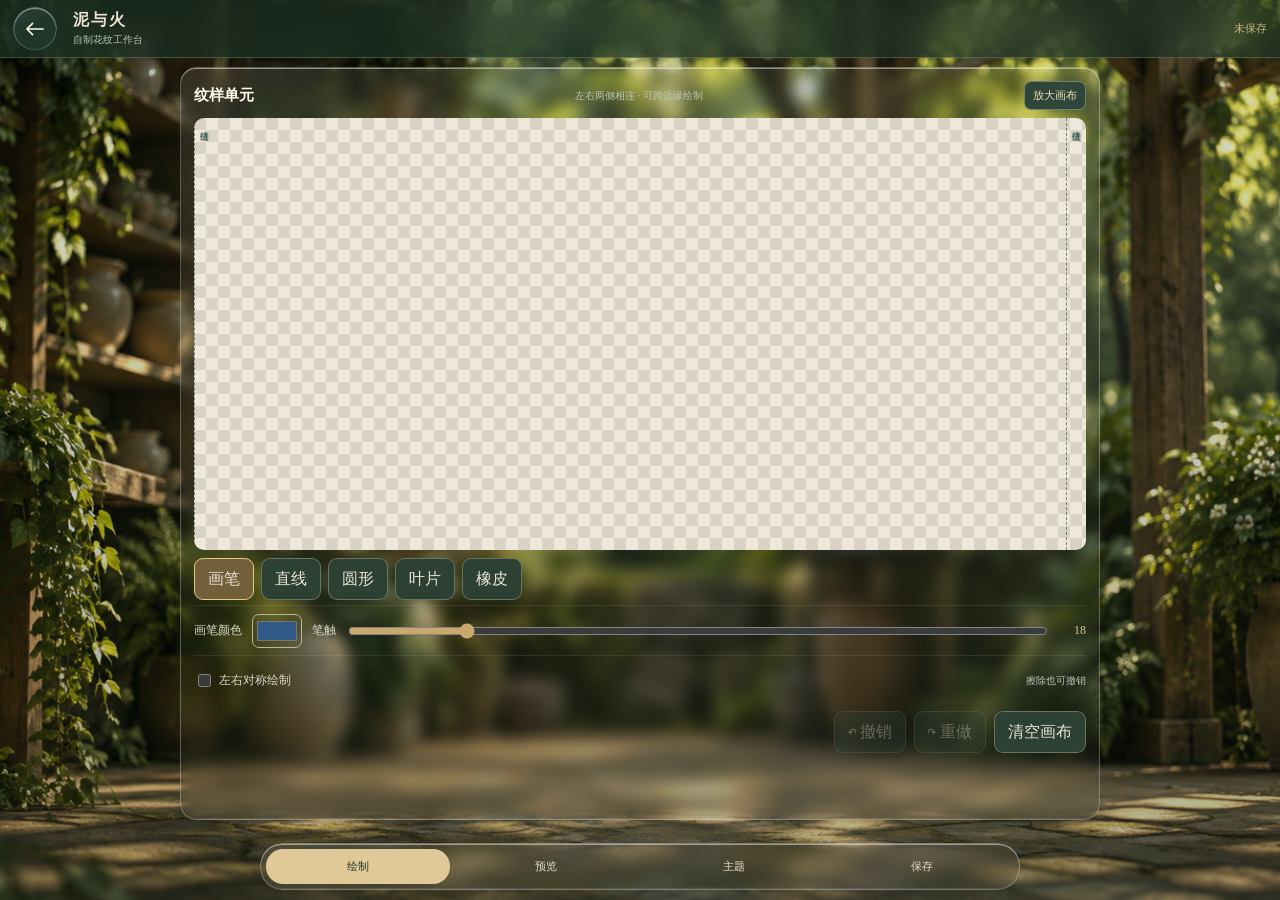
<file: pattern-studio.html>
<!doctype html>
<html lang="zh-CN">
<head><script src="./engine/app-entry.js?v=20261005file1"></script>
  <meta charset="utf-8"><meta name="viewport" content="width=device-width, initial-scale=1, viewport-fit=cover">
  <meta name="theme-color" content="#14231d"><title>自制花纹 · 泥与火</title>
  <link rel="stylesheet" href="./pattern-studio.css">
  <link rel="stylesheet" href="./pattern-mobile.css?v=20261004frame3">
<link rel="stylesheet" href="./audio.css?v=20261003glass2"><link rel="stylesheet" href="./game-frame.css?v=20261004scene2"><link rel="stylesheet" href="./glass.css?v=20261005clear1"><link rel="stylesheet" href="./locale.css?v=20261005en1"></head>
<body>
  <main class="studio">
    <header class="top"><a href="./decoration-preview.html" aria-label="返回陶器装饰"><svg class="button-icon" viewBox="0 0 32 32" aria-hidden="true" focusable="false"><path d="M26 16H6M13 9l-7 7 7 7"/></svg></a><div><span>泥与火</span><small>自制花纹工作台</small></div><span id="saveState">未保存</span></header>
    <section class="intro"><span>04 / 自制花纹</span><h1>画一段，绕成一圈</h1><p>在透明画布上绘制一个单元。左右边缘会自动接合，下方能看到整圈重复效果。</p></section>
    <section class="editor-section" aria-label="纹样编辑">
      <div class="section-head"><strong>纹样单元</strong><span>左右两侧相连 · 可跨边缘绘制</span><button id="zoomToggle" type="button" aria-pressed="false">放大画布</button></div>
      <div class="editor-frame"><canvas id="unitCanvas" width="720" height="360" aria-label="在此绘制纹样单元"></canvas><div class="seam seam-left">接缝</div><div class="seam seam-right">接缝</div></div>
      <div class="tool-grid" role="group" aria-label="绘画工具">
        <button type="button" data-tool="brush" aria-pressed="true">画笔</button><button type="button" data-tool="line">直线</button><button type="button" data-tool="circle">圆形</button><button type="button" data-tool="leaf">叶片</button><button type="button" data-tool="erase">橡皮</button>
      </div>
      <div class="control-row"><label for="inkColor">画笔颜色</label><input type="color" id="inkColor" value="#315987"><label for="brushSize">笔触</label><input type="range" id="brushSize" min="4" max="90" value="18"><output id="sizeValue">18</output></div>
      <div class="control-row"><label class="check"><input id="symmetry" type="checkbox"> 左右对称绘制</label><span class="hint">擦除也可撤销</span></div>
      <div class="edit-actions"><button id="undo" disabled>↶ 撤销</button><button id="redo" disabled>↷ 重做</button><button id="clear" type="button">清空画布</button></div>
    </section>
    <section class="preview-section" aria-label="整圈预览">
      <div class="section-head"><strong>整圈预览</strong><a href="./pattern-fit.html">去 3D 陶器上调整 ↗</a></div>
      <div class="preview-frame"><canvas id="tileCanvas" width="1024" height="256" aria-label="一整圈花纹平铺预览"></canvas></div>
      <div class="control-row"><label for="repeatCount">重复次数</label><input id="repeatCount" type="range" min="1" max="16" value="4"><output id="repeatValue">4</output></div>
      <div class="control-row"><label for="spacing">纹样间距</label><input id="spacing" type="range" min="0" max="45" value="0"><output id="spacingValue">0%</output></div>
      <div class="control-row"><label for="arrangement">排列</label><select id="arrangement"><option value="repeat">同向重复</option><option value="mirror">交替镜像</option></select><label for="offset">起始角度</label><input id="offset" type="range" min="0" max="100" value="0"><output id="offsetValue">0°</output></div>
    </section>
    <section class="assist-section" aria-label="主题辅助设计"><div class="section-head"><strong>主题辅助设计</strong><span>先看候选，再加入画布编辑</span></div><div class="control-row"><label for="theme">主题</label><select id="theme"><option value="tide">海潮</option><option value="reed">芦叶</option><option value="stars">星图</option><option value="brick">旧砖</option></select><label for="density">疏密</label><input id="density" type="range" min="1" max="5" value="3"><output id="densityValue">3</output></div><p>候选使用当前画笔颜色、重复与排列设置。选中后可以继续画、擦除和撤销。</p><div id="themeCandidates" class="candidates" role="group" aria-label="主题纹样候选"></div><button id="applyTheme" type="button" disabled>将选中候选加入画布</button></section>
    <section class="save-section"><label for="patternName">花纹名称</label><input id="patternName" maxlength="32" value="我的花纹" autocomplete="off"><button id="save" type="button">保存并用于陶器</button><p id="message" role="status">保存后可在装饰页的“我的花纹”里再次选择与编辑。</p></section>
  </main>
  <script src="./engine/audio-assets.js?v=20261004shell1"></script><script src="./engine/audio.js?v=20261005audio2"></script><script>window.PotteryAudio.setScene("pattern");</script><script src="./engine/custom-patterns.js?v=20261003b"></script><script src="./engine/theme-patterns.js?v=20261003a"></script><script src="./pattern-studio.js?v=20261003c"></script><script src="./pattern-mobile.js?v=20261004frame3"></script>
<script src="./game-frame.js?v=20261004audio1"></script><script src="./content/locales/en-ui.js?v=20261005eraser1"></script><script src="./content/locales/en-stories.js?v=20261005en1"></script><script src="./engine/i18n.js?v=20261005en1"></script></body>
</html>
</file>
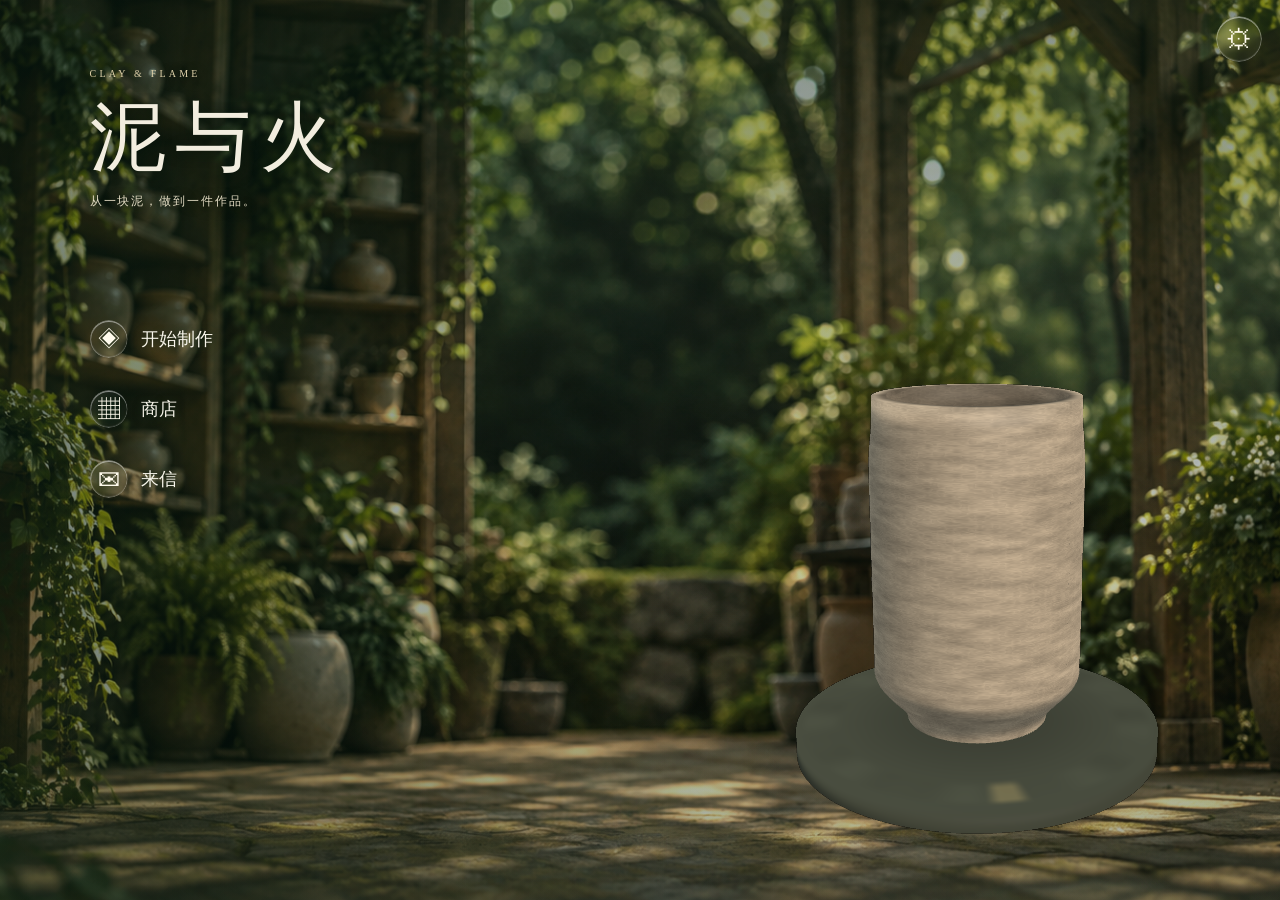
<file: photo-studio.html>
<!doctype html>
<html lang="zh-CN"><head><script src="./engine/app-entry.js?v=20261005file1"></script><style>html.scene-loading body{visibility:hidden}html.scene-loading .scene-handoff-backdrop,html.scene-loading .vessel-handoff{visibility:visible}</style><script>try{if(sessionStorage.getItem("clay-and-flame-scene-handoff-v1"))document.documentElement.classList.add("scene-loading") }catch(_){}</script><meta charset="utf-8"><meta name="viewport" content="width=device-width,initial-scale=1,viewport-fit=cover"><meta name="theme-color" content="#122019"><title>成品取景 · 泥与火</title><link rel="stylesheet" href="./photo-studio.css?v=20261003stand2"><link rel="stylesheet" href="./order-peek.css?v=20261003d"><link rel="stylesheet" href="./reference-viewer.css"><link rel="stylesheet" href="./mobile-shell.css?v=20261004frame3"><link rel="stylesheet" href="./game-frame.css?v=20261004spa3"><link rel="stylesheet" href="./glass.css?v=20261005clear1"><link rel="stylesheet" href="./locale.css?v=20261005en1"></head>
<body><main class="studio">
<header class="topbar"><a href="./index.html" aria-label="返回工坊"><svg class="button-icon" viewBox="0 0 32 32" aria-hidden="true" focusable="false"><path d="M26 16H6M13 9l-7 7 7 7"/></svg></a><div><strong>泥与火</strong><small>成品取景台 / E4</small></div><span id="status">准备取景</span></header>
<div class="layout"><section class="camera-panel" aria-label="成品取景">
  <div class="eyebrow">WORK / 01</div><h1>留住窑火之后<br>的这一刻</h1><p class="intro">拖动陶器转向，调好光，再按快门。</p>
  <div class="viewfinder" id="viewfinder" data-background="dusk"><div class="frame-corners" aria-hidden="true"></div><canvas id="potCanvas" aria-label="陶器取景画面。拖动以调整拍摄角度"></canvas><span class="view-label">LIVE VIEW <b>●</b></span><span id="materialName" class="material-label">暖陶土</span></div>
  <div class="shutter-row"><span id="sourceNote">读取作品中…</span><button id="shutter" type="button" aria-label="拍摄当前陶器"><svg viewBox="0 0 32 32" fill="none" stroke="currentColor" stroke-width="2" stroke-linecap="round" stroke-linejoin="round" aria-hidden="true"><path d="M5 10h5l2.2-3h7.6l2.2 3H27v16H5z"/><circle cx="16" cy="18" r="5"/></svg><span>拍照</span></button><span>4 : 5<br>作品照</span></div>
</section>
<section class="control-panel" aria-label="取景设置"><div class="control-title"><span>01 / 光与角度</span><small>取景设置</small></div>
  <label class="slider-row" for="lightDirection"><span>灯光方向</span><input id="lightDirection" type="range" min="0" max="360" value="135"><output id="lightDirectionValue">135°</output></label>
  <label class="slider-row" for="lightStrength"><span>灯光强度</span><input id="lightStrength" type="range" min="40" max="160" value="114"><output id="lightStrengthValue">114%</output></label>
  <label class="slider-row" for="zoom"><span>取景远近</span><input id="zoom" type="range" min="320" max="650" value="450"><output id="zoomValue">远景</output></label>
  <label class="title-field" for="workTitle">作品名称<input id="workTitle" maxlength="50" value="窑火之后" autocomplete="off"></label>
  <p class="tip">在画面上横向拖动转动器身，纵向拖动调整俯仰。按下快门后照片即定格并保存。</p>
</section></div>
<section class="album-section" aria-label="本地照片图册"><div class="album-head"><div><span>02 / 留影</span><h2>我的作品照</h2></div><div><a class="orders-link" href="./shop.html">工坊商店 →</a><a id="albumOrderLink" class="orders-link" href="./orders.html">✉ 阿蘅的来信 →</a><small id="albumCount">0 张</small></div></div><div id="album" class="album-grid"></div></section>
<div id="captureSheet" class="capture-sheet" hidden><div class="capture-card"><button id="saveCapture" class="floating-photo" type="button" aria-label="继续送往下一步"><img id="captureImage" alt="刚拍摄的陶器照片"><span id="captureNext">轻触照片，继续</span></button><p id="captureMessage" role="status"></p></div></div>
<dialog id="photoDialog"><img id="viewPhoto" alt="保存的陶器照片"><div><span id="viewTitle"></span><a id="downloadSaved" download="陶器作品照.jpg">下载照片 ↓</a><button id="closeDialog" type="button">关闭</button></div></dialog>
<div id="renderError" class="render-error" role="alert" hidden></div>
</main>
<script src="./engine/audio-assets.js?v=20261004shell1"></script><script src="./engine/audio.js?v=20261005audio2"></script><script>window.PotteryAudio.setScene("photo");</script><script src="./engine/geometry.js?v=20261005mass1"></script><script src="./engine/renderer.js?v=20261005rimlight1"></script><script src="./engine/decoration.js?v=20261005eraser1"></script><script src="./engine/custom-patterns.js?v=20261003b"></script><script src="./engine/surface-drawing.js?v=20261005eraser1"></script><script src="./engine/photo.js?v=20261003photo4"></script><script src="./samples/clay-recipes.js"></script><script src="./engine/order-reference.js?v=20261005allorders1"></script><script src="./engine/auction.js?v=20261003d"></script><script src="./samples/pigments.js?v=20261003b"></script><script src="./content/order-patterns.js?v=20261005allorders1"></script><script src="./engine/economy-catalog.js?v=20261005eraser1"></script><script src="./engine/capabilities.js?v=20261004orders1"></script><script src="./content/order-catalog.js?v=20261005allorders1"></script><script src="./engine/order-registry.js?v=20261005allorders1"></script><script src="./engine/orders.js?v=20261005eraser1"></script><script src="./reference-viewer.js?v=20261005glass1"></script><script src="./engine/workflow.js?v=20261004recover1"></script><script src="./photo-studio.js?v=20261005eraser1"></script><script src="./order-peek.js?v=20261005glass1"></script>
<script src="./mobile-shell.js?v=20261005eraser1"></script>
<script src="./game-frame.js?v=20261004audio1"></script><script src="./scene-transition.js?v=20261005pose1"></script><script src="./content/locales/en-ui.js?v=20261005eraser1"></script><script src="./content/locales/en-stories.js?v=20261005en1"></script><script src="./engine/i18n.js?v=20261005en1"></script></body></html>
</file>
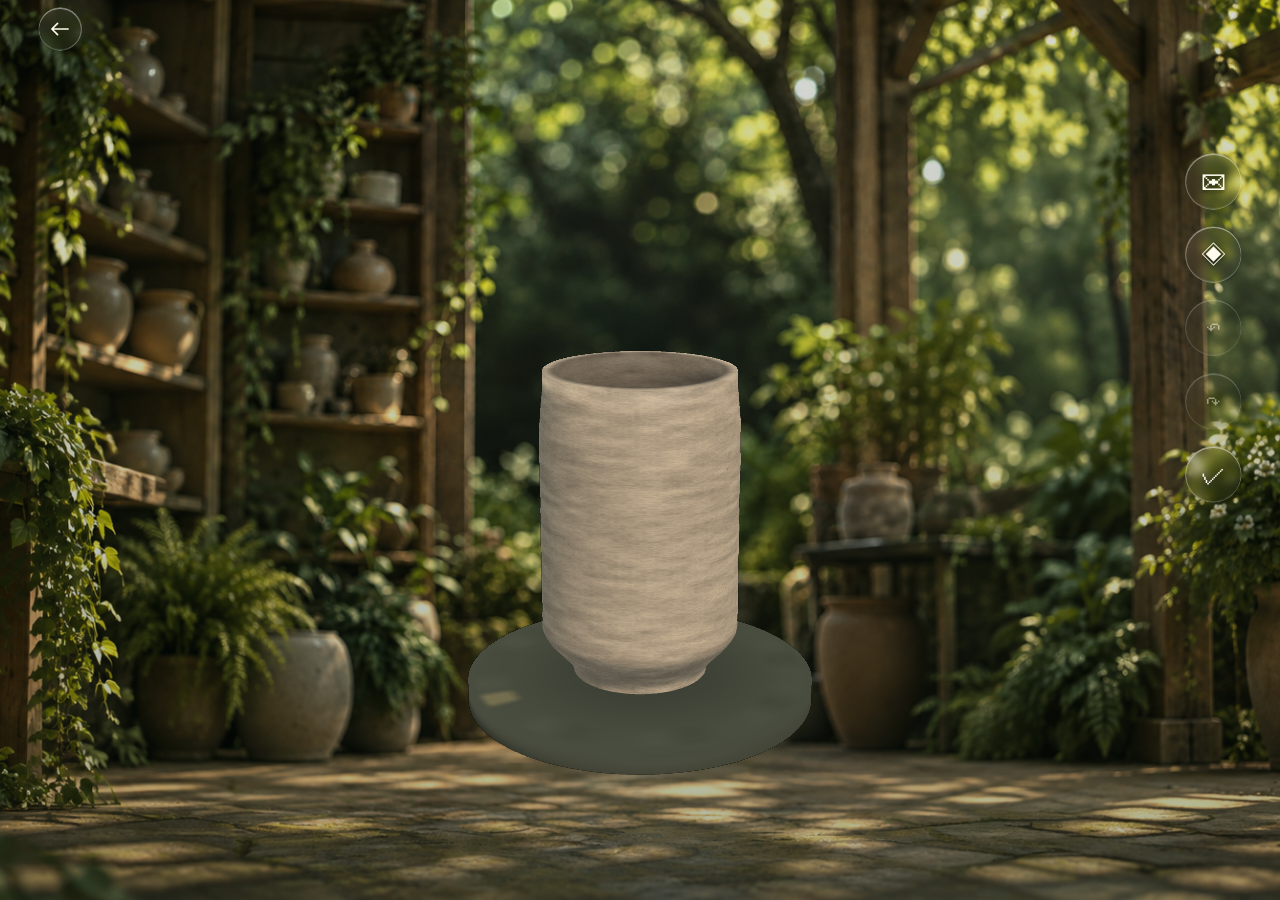
<file: shaping-preview.html>
<!doctype html>
<html lang="zh-CN">
<head><script src="./engine/app-entry.js?v=20261005file1"></script><style>html.scene-loading body{visibility:hidden}html.scene-loading .scene-handoff-backdrop,html.scene-loading .vessel-handoff{visibility:visible}</style><script>try{if(sessionStorage.getItem("clay-and-flame-scene-handoff-v1"))document.documentElement.classList.add("scene-loading") }catch(_){}</script>
  <meta charset="utf-8">
  <meta name="viewport" content="width=device-width, initial-scale=1, viewport-fit=cover">
  <meta name="theme-color" content="#14231d">
  <title>塑形 · 泥与火</title>
  <link rel="stylesheet" href="./shaping-preview.css?v=20261005touch1">
  <link rel="stylesheet" href="./order-peek.css?v=20261003d">
  <link rel="stylesheet" href="./order-rating.css?v=20261004a">
  <link rel="stylesheet" href="./reference-viewer.css">
  <link rel="stylesheet" href="./mobile-shell.css?v=20261004frame3">
<link rel="stylesheet" href="./game-frame.css?v=20261004spa3"><link rel="stylesheet" href="./glass.css?v=20261005clear1"><link rel="stylesheet" href="./locale.css?v=20261005en1"></head>
<body>
  <main class="workbench">
    <header class="topbar">
      <a class="back" href="./index.html" aria-label="返回工坊"><svg class="button-icon" viewBox="0 0 32 32" aria-hidden="true" focusable="false"><path d="M26 16H6M13 9l-7 7 7 7"/></svg></a>
      <div class="top-title"><span>泥与火</span><small>塑形</small></div>
      <a class="shop-link" href="./shop.html">商店</a><span class="draft-state" id="draftState">自动保存</span>
    </header>

    <section class="stage" aria-label="陶器三维塑形区域">
      <div class="stage-light" aria-hidden="true"></div>
      <div class="stage-note"><span class="note-number">01 / 塑形</span><strong id="materialName">暖陶土</strong><small id="wheelStatus">湿泥 · 转盘旋转中</small></div>
      <canvas id="potCanvas" aria-label="陶器三维塑形视图。按住器身并拖动以塑形；拖动空白处可旋转视角"></canvas>
      <svg class="touch-band" id="touchBand" aria-hidden="true"><path class="touch-band-rear"/><path class="touch-band-front"/></svg>
      <div class="stage-prompt" id="stagePrompt">按住陶器任意位置，左右推拉、上下拉伸</div>
      <div class="stage-footer"><span id="shapeMetrics">器高 100% · 器宽 100%</span><span>空白处拖动可转动视角</span></div>
    </section>

    <section class="tray" aria-label="塑形工具">
      <div class="tray-head"><span>手中的泥</span><p>每次拖动只会小幅改变触点附近；重复手势可以继续塑形。</p></div>
      <div class="tray-row purpose-row"><span>创作方式</span><div class="purpose-choices" role="group" aria-label="选择自由创作或订单"><button type="button" data-purpose="free">自由创作</button><button type="button" data-purpose="order">阿蘅订单</button></div></div>
      <div class="tray-row"><label for="materialSelect">泥料</label><select id="materialSelect" aria-label="选择塑形泥料"></select></div>
      <div class="tray-row speed-row"><label for="wheelSpeed">转台速度</label><input id="wheelSpeed" type="range" min="0" max="100" value="55" aria-label="调整转台速度"><output id="wheelSpeedValue" for="wheelSpeed">中速</output></div>
      <div class="tray-row mode-row"><span>手势</span><div class="segmented" role="group" aria-label="手势模式"><button id="shapeMode" type="button" aria-pressed="true">塑形</button><button id="viewMode" type="button" aria-pressed="false">查看</button></div></div>
      <div class="action-row"><button id="undo" type="button" disabled>↶ <span>撤销</span></button><button id="redo" type="button" disabled>↷ <span>重做</span></button><button id="resetShape" type="button">重置器型</button></div>
      <a class="next-step" href="./kiln-preview.html">把这件陶坯送入窑炉 →</a>
    </section>
    <div id="renderError" class="render-error" role="alert" hidden></div>
  </main>
  <script src="./engine/audio-assets.js?v=20261004shell1"></script><script src="./engine/audio.js?v=20261005audio2"></script><script>window.PotteryAudio.setScene("shape");</script><script src="./engine/geometry.js?v=20261005mass1"></script>
  <script src="./engine/renderer.js?v=20261005rimlight1"></script>
  <script src="./engine/surface-drawing.js?v=20261005eraser1"></script>
  <script src="./engine/shaping.js?v=20261005compression2"></script>
  <script src="./samples/clay-recipes.js"></script>
  <script src="./samples/pigments.js?v=20261003b"></script><script src="./engine/photo.js?v=20261003b"></script><script src="./engine/auction.js?v=20261003d"></script><script src="./content/order-patterns.js?v=20261005allorders1"></script><script src="./engine/economy-catalog.js?v=20261005eraser1"></script>
  <script src="./engine/workflow.js?v=20261004recover1"></script><script src="./shaping-preview.js?v=20261005griprollback1"></script>
  <script src="./engine/decoration.js?v=20261005eraser1"></script><script src="./engine/order-reference.js?v=20261005allorders1"></script><script src="./engine/capabilities.js?v=20261004orders1"></script><script src="./content/order-catalog.js?v=20261005allorders1"></script><script src="./engine/order-registry.js?v=20261005allorders1"></script><script src="./engine/orders.js?v=20261005eraser1"></script><script src="./reference-viewer.js?v=20261005glass1"></script><script src="./order-peek.js?v=20261005glass1"></script><script src="./order-rating.js?v=20261004a"></script>
  <script src="./mobile-shell.js?v=20261005eraser1"></script>
<script src="./game-frame.js?v=20261004audio1"></script><script src="./scene-transition.js?v=20261005pose1"></script><script src="./content/locales/en-ui.js?v=20261005eraser1"></script><script src="./content/locales/en-stories.js?v=20261005en1"></script><script src="./engine/i18n.js?v=20261005en1"></script></body>
</html>
</file>
<file: home.css>
:root{font-family:'Songti SC','Noto Serif SC',serif;color:#f2eddf;background:#11231a}*{box-sizing:border-box}html,body{margin:0;height:100%}button,a{font:inherit}button{cursor:pointer}.home{position:relative;width:min(100%,560px);height:100dvh;min-height:570px;margin:auto;overflow:hidden;isolation:isolate;background:linear-gradient(#183a2333,#10291d30),url('./assets/studio-bokeh.png') center/cover}.home-shade{position:absolute;inset:0;background:radial-gradient(ellipse at 75% 75%,transparent 15%,#0a21166b 75%);pointer-events:none;z-index:-1}.home-title{position:absolute;z-index:3;top:6.5%;left:8%;text-shadow:0 3px 12px #05150cb3}.home-title small{font:10px Georgia,serif;letter-spacing:.32em;color:#dfd1aa}.home-title h1{font-size:clamp(46px,13vw,76px);font-weight:500;letter-spacing:.12em;margin:6px 0 3px}.home-title p{font-size:12px;letter-spacing:.16em;margin:0;color:#e4dcc4}.home-wheel{position:absolute;z-index:1;width:min(94vw,440px);height:min(66dvh,560px);left:53%;bottom:-7%;transform:translate3d(0,0,0);transition:transform .72s cubic-bezier(.22,.75,.2,1);pointer-events:none}.home-wheel canvas{display:block;width:100%;height:100%}.home-menu{position:absolute;z-index:3;left:8%;top:35%;display:grid;gap:22px;transition:opacity .3s,transform .5s}.home-menu button,.home-menu a{display:flex;align-items:center;gap:13px;width:max-content;padding:5px 10px 5px 0;border:0;background:transparent;color:#f8f5eb;text-decoration:none;text-shadow:0 2px 8px #102819;font-size:18px}.home-menu span{width:38px;height:38px;display:grid;place-items:center;border:1px solid #f6edcfad;border-radius:50%;background:#1737287a;font-size:22px;box-shadow:0 3px 8px #0004}.home-menu b{font-weight:500}.home-menu button:hover,.home-menu a:hover{color:#f4d58d}.home.is-starting .home-wheel{transform:translate3d(-39vw,-5dvh,0)}.home.is-starting .home-menu{opacity:0;pointer-events:none;transform:translateX(-24px)}.home.is-starting .home-title{opacity:.65;transition:opacity .4s}.home-choose[hidden]{display:none}.home-choose{position:absolute;z-index:4;top:23%;left:5%;right:5%;display:grid;justify-items:center;gap:13px;padding:16px 10px 13px;border:1px solid #e6d4a788;border-radius:15px;background:#163628db;box-shadow:0 15px 28px #0006;backdrop-filter:blur(17px);-webkit-backdrop-filter:blur(17px)}.home-choose p{margin:0;font-size:17px}.home-purpose,.home-clays{display:flex;gap:7px;justify-content:center;flex-wrap:wrap}.home-choose button{border:1px solid #ddceaa8c;border-radius:22px;background:#335843c9;color:#f3e8cb;padding:8px 12px;font-size:12px}.home-choose button[aria-pressed=true]{background:#d1bc88;color:#1c3425}.home-clays button{font-size:14px;padding:10px 16px}.home-choose .home-cancel{background:transparent;border:0;color:#e0d1ae}.home-error{position:absolute;z-index:5;bottom:20px;left:20px;right:20px;background:#5e3429;padding:12px;border-radius:6px}@media(max-width:420px){.home-wheel{width:97vw;left:53%;bottom:-5%}.home.is-starting .home-wheel{transform:translate3d(-40vw,-4dvh,0)}.home-menu{top:35%;gap:17px}}@media(prefers-reduced-motion:reduce){.home-wheel,.home-menu{transition:none}}
@media(max-width:760px){.home-menu span{overflow:hidden;clip-path:circle(50% at 50% 50%);background:rgba(223,237,219,.12);box-shadow:inset 0 1px #fff6;backdrop-filter:blur(18px) saturate(1.45);-webkit-backdrop-filter:blur(18px) saturate(1.45)}}
.home{width:100%;max-width:none;min-height:0}
.home-title,.home-menu{left:max(7vw,calc(50% - 470px))}
.home-title{top:clamp(30px,6dvh,76px)}
.home-title h1{font-size:clamp(44px,min(10vw,9dvh),76px)}
.home-menu{top:clamp(205px,35dvh,420px)}
.home-wheel{left:calc(50% + 6vw);bottom:2%;width:min(40vw,440px);height:min(65dvh,560px)}
.home.is-starting .home-wheel{transform:translate3d(-26vw,-3dvh,0)}
.home-menu span{overflow:hidden;clip-path:circle(50% at 50% 50%);background:rgba(223,237,219,.12);box-shadow:inset 0 1px #fff6;backdrop-filter:blur(18px) saturate(1.45);-webkit-backdrop-filter:blur(18px) saturate(1.45)}
@media(max-width:760px){.home-title,.home-menu{left:8%}.home-title{top:6.5%}.home-menu{top:35%}.home-wheel{left:49vw;bottom:-4%;width:min(82vw,42dvh,420px);height:min(60dvh,500px)}.home.is-starting .home-wheel{transform:translate3d(-39vw,-3dvh,0)}}
@media(max-height:650px){.home-title{top:4%}.home-menu{top:31%;gap:12px}.home-wheel{bottom:-8%;height:min(65dvh,430px)}}
</file>
<file: game-frame.css>
/* One background per scene; the interactive surface fills the entire viewport. */
html,body{width:100%;height:100%;min-height:0;margin:0;overflow:hidden}
body{position:relative;background:#11241b;--scene-image:url('./assets/studio-wide.png');--scene-tint:linear-gradient(#0b20162a,#07150e50)}
body[data-game-scene="kiln-preview"]{--scene-image:url('./assets/kiln-wide.png?v=20261004newscene1');--scene-tint:linear-gradient(#21120d12,#110c093b)}
body[data-game-scene="photo-studio"]{--scene-image:url('./assets/photo-wide.png');--scene-tint:linear-gradient(#ab9d8615,#6d655b19)}
body[data-game-scene="auction"]{--scene-image:url('./assets/auction-wide.png?v=20261004newscene1');--scene-tint:linear-gradient(#21130a1b,#160c0835)}
body[data-game-scene="orders"]{--scene-image:url('./assets/orders-wide.png');--scene-tint:linear-gradient(#0f21141d,#0a150b40)}
body::before{content:"";position:fixed;inset:0;background-image:var(--scene-tint),var(--scene-image);background-position:center;background-size:cover;pointer-events:none}
#gameFrame{position:fixed;inset:0;z-index:1;width:100vw;height:100dvh;overflow:hidden;isolation:isolate;background:transparent;--kiln-foot-x:50%;--kiln-foot-y:67%;--auction-foot-x:50%;--auction-foot-y:59%;--studio-foot-x:50%;--studio-foot-y:76%;--home-foot-x:67%;--home-foot-y:91%;--photo-foot-x:50%;--photo-foot-y:75.5%}
#gameFrame *{box-sizing:border-box}
#gameFrame .home,#gameFrame .workbench,#gameFrame .page,#gameFrame .studio,#gameFrame .app,#gameFrame .shop,#gameFrame .auction-scene{position:relative;width:100%;min-width:0;max-width:none;height:100%;min-height:0;max-height:none;margin:0;overflow:hidden;background:transparent;box-shadow:none}
#gameFrame .workbench,#gameFrame .page,#gameFrame .studio{display:block;padding:0}
#gameFrame .layout{display:block;width:100%;height:100%;margin:0;padding:0}
body.mobile-craft #gameFrame .stage,body.mobile-kiln #gameFrame .scene,#gameFrame .viewfinder{position:absolute;inset:0;width:100%;min-width:0;max-width:none;height:100%;min-height:0;max-height:none;margin:0;border:0;border-radius:0;background:transparent;box-shadow:none}
#gameFrame #potCanvas,#gameFrame #fireCanvas{width:100%;height:100%}
#gameFrame .studio-bg{display:none}
#gameFrame .veil{background:linear-gradient(#0c170e3d,#13221620 48%,#0b130c60)}
#gameFrame .scene-vignette{background:linear-gradient(90deg,#0c07051f,transparent 13% 87%,#0c07051f),linear-gradient(0deg,#08070755,transparent 18% 87%,#0d0b0a55)}
#gameFrame .topbar{position:absolute;left:0;right:0;top:0;z-index:28;width:100%;height:58px;padding:0 clamp(16px,3vw,50px);border:0;background:transparent;box-shadow:none;backdrop-filter:none;-webkit-backdrop-filter:none}
#gameFrame .topbar>a:first-child,#gameFrame .top>a:first-child,#gameFrame .shop header a,#gameFrame .back-button{display:grid;place-items:center;width:44px;height:44px;border:1px solid #fff8d995;border-radius:50%;background:#dcead022;box-shadow:inset 0 1px #fff7;color:#fff7e6;backdrop-filter:blur(22px) saturate(1.5);-webkit-backdrop-filter:blur(22px) saturate(1.5);overflow:hidden;clip-path:circle(50% at 50%)}
#gameFrame .mobile-action-dock{position:absolute;top:17%;right:clamp(14px,3vw,56px);gap:clamp(9px,1.8vh,17px)}
#gameFrame .mobile-shortcut,#gameFrame .mobile-shortcut.mobile-done{width:clamp(46px,5vw,57px);height:clamp(46px,5vw,57px);border:1px solid #fff6d28b;border-radius:50%;background:#e5efd52b;box-shadow:inset 0 1px #fff7;color:#fff8e9;backdrop-filter:blur(22px) saturate(1.55);-webkit-backdrop-filter:blur(22px) saturate(1.55);overflow:hidden;clip-path:circle(50% at 50%)}
#gameFrame .mobile-shortcut:disabled{opacity:.48}
#gameFrame .order-rating{top:75px;left:clamp(14px,3vw,56px)}
#gameFrame .order-peek-button{left:clamp(14px,3vw,56px);overflow:hidden;clip-path:circle(50% at 50%)}
#gameFrame .pottery-sound-toggle{top:12px;right:clamp(14px,3vw,56px);bottom:auto;overflow:hidden;clip-path:circle(50% at 50%)}
#gameFrame .mobile-tool-strip{position:absolute;left:0;right:0;top:0;z-index:40;width:100%;height:138px;min-height:0;max-height:min(29dvh,172px);display:flex;align-items:center;padding:14px clamp(75px,8vw,116px) 14px clamp(18px,3vw,50px);border:0;border-bottom:1px solid #fff8d98c;border-radius:0 0 22px 22px;background:linear-gradient(125deg,#e2efda33,#2c473738);box-shadow:inset 0 1px #fff8,0 18px 38px #06110b78;backdrop-filter:blur(32px) saturate(1.65);-webkit-backdrop-filter:blur(32px) saturate(1.65);overflow:hidden;clip-path:inset(0 round 0 0 22px 22px)}
#gameFrame .mobile-tool-strip[hidden]{display:none}
#gameFrame .strip-close{position:absolute;top:50%;right:clamp(17px,3vw,52px);transform:translateY(-50%);width:43px;height:43px;display:grid;place-items:center;border:1px solid #fff8d28b;border-radius:50%;background:#e5efd52b;color:#fff8e9;font-size:25px;backdrop-filter:blur(20px);-webkit-backdrop-filter:blur(20px);overflow:hidden;clip-path:circle(50% at 50%)}
#gameFrame .strip-content{width:100%;height:100%;display:flex;align-items:center;overflow-x:auto;overflow-y:hidden;padding:0;scrollbar-width:none}
#gameFrame .strip-content::-webkit-scrollbar{display:none}
#gameFrame .strip-tool,#gameFrame .strip-choices{min-width:100%;height:100%;align-items:center}
#gameFrame .strip-tool .pattern-grid{align-items:center}
#gameFrame .strip-tool .pattern-grid button,#gameFrame .strip-tool .swatches button{flex:0 0 86px;width:86px;height:86px;min-height:86px;display:grid;grid-template-rows:50px 17px;align-content:center;justify-items:stretch;gap:4px;padding:5px;border:1px solid #f6e6c875;border-radius:14px;background:#e5efd51d;color:#f7edd9;text-align:center;box-shadow:none;backdrop-filter:blur(18px) saturate(1.45);-webkit-backdrop-filter:blur(18px) saturate(1.45);overflow:hidden;isolation:isolate;clip-path:inset(0 round 14px)}
#gameFrame .strip-tool .pattern-grid img,#gameFrame .strip-tool .swatch-preview{display:block;width:100%;height:50px;border:0;border-radius:8px;object-fit:cover;background:var(--swatch,#d9c8ab);box-shadow:inset 0 0 0 1px #f9f1dd54}
#gameFrame .strip-tool .pattern-grid span,#gameFrame .strip-tool .swatch-name{display:block;max-width:100%;font:11px/18px "Noto Serif SC","Songti SC",serif;white-space:nowrap;overflow:hidden;text-overflow:ellipsis}
#gameFrame .strip-tool .swatches{flex:none;width:max-content;max-width:none;gap:10px;padding:0;overflow:visible}
#gameFrame .strip-tool #patternRow [hidden]{display:none!important}
#gameFrame .strip-tool #patternGroup{flex:0 0 auto;max-width:clamp(108px,20vw,180px);height:45px;margin-right:8px;padding:0 27px 0 10px;border:1px solid #f6e6c875;border-radius:13px;background:#e5efd52b;color:#fff7e6;font:12px "Noto Serif SC","Songti SC",serif;backdrop-filter:blur(18px) saturate(1.45);-webkit-backdrop-filter:blur(18px) saturate(1.45)}
#gameFrame .strip-tool #patternGroup option{color:#193226;background:#e8e3d0}
#gameFrame .strip-tool #expandedPatterns{display:flex;align-items:center;flex:none}
#gameFrame .strip-tool .culture-patterns{display:flex;align-items:center;margin:0;border:0}
#gameFrame .strip-tool .culture-patterns[hidden]{display:none!important}
#gameFrame .strip-tool .culture-patterns summary{display:none}
#gameFrame .strip-tool .swatches button[aria-pressed=true],#gameFrame .strip-tool .pattern-grid button[aria-pressed=true]{outline:2px solid #f3d9a1;outline-offset:-3px}
#gameFrame .strip-choices button{background:#e5efd51d;border:1px solid #f6e6c875;backdrop-filter:blur(18px) saturate(1.45);-webkit-backdrop-filter:blur(18px) saturate(1.45);overflow:hidden;clip-path:inset(0 round 18px)}
#gameFrame .strip-choices button[aria-pressed=true]{background:#dec995c9;color:#243729}
#gameFrame .scroll{width:min(1220px,94vw);height:calc(100dvh - 58px);margin:0 auto;overflow-y:auto}
#gameFrame .app .scroll{display:grid;grid-template-columns:repeat(auto-fit,minmax(min(100%,430px),1fr));align-content:start;gap:12px clamp(16px,3vw,42px);padding:8px 3px 70px}
#gameFrame .app .intro,#gameFrame .app .letter{grid-column:1/-1}
#gameFrame .app .reference,#gameFrame .app .progress{align-self:start}
#gameFrame .app .drawing{width:min(32vw,290px);max-width:100%;margin:8px auto 12px}
#gameFrame .app .threshold{font-size:clamp(11px,1vw,14px)}
#gameFrame .app .top{height:58px}
#gameFrame .drawing{height:auto}
#gameFrame .shop{overflow-y:auto}
#gameFrame .shop nav{max-width:min(920px,92vw);margin-inline:auto}
#gameFrame .workflow-gate,#gameFrame .workflow-picker{width:100%;height:100%;min-height:0}
#gameFrame .capture-sheet{width:100%;height:100%;background:#07110cc9;backdrop-filter:blur(12px);-webkit-backdrop-filter:blur(12px)}
#gameFrame .capture-card{width:min(320px,68vw);max-height:86dvh;overflow:hidden;clip-path:inset(0 round 3px)}
#gameFrame .viewfinder::after{box-shadow:inset 0 0 65px #3b2f1b24}
#gameFrame .shutter-row{right:clamp(14px,3vw,56px);top:17%;width:50px;height:50px}
#gameFrame .shelf-shadow{left:calc(var(--kiln-foot-x) - min(16vw,175px));top:calc(var(--kiln-foot-y) - 12px);width:min(32vw,350px);height:28px}
#gameFrame .kiln-contact{left:calc(var(--kiln-foot-x) - min(20vw,210px));top:calc(var(--kiln-foot-y) - 25px);width:min(40vw,420px);height:50px}
#gameFrame .auction-scene::before{background:linear-gradient(#10080540,transparent 19% 60%,#130b0870 85%,#0d08088c)}
#gameFrame #auctionPot{left:var(--auction-foot-x);top:calc(var(--auction-foot-y) - min(51dvh,400px));transform:translateX(-50%);width:min(60vw,650px);height:min(65dvh,520px)}
#gameFrame .gavel-stage{left:clamp(10px,10vw,170px);bottom:22%;width:clamp(170px,20vw,260px);height:auto;aspect-ratio:1.65}
#gameFrame .gavel-stage img{left:17%;bottom:35%;width:100%;transform-origin:92% 87%}
#gameFrame .sound-block{left:8%;bottom:28%;width:28%;height:12%}
#gameFrame .piggy{right:clamp(15px,9vw,150px);width:clamp(115px,15vw,165px)}
#gameFrame .price-display strong{font-size:clamp(50px,7vw,86px)}
#gameFrame .pattern-mobile-nav{width:min(760px,calc(100vw - 28px));overflow:hidden;clip-path:inset(0 round 22px);background:#d9e8d02c;backdrop-filter:blur(26px) saturate(1.5);-webkit-backdrop-filter:blur(26px) saturate(1.5)}
#gameFrame .editor-section,#gameFrame .preview-section,#gameFrame .assist-section,#gameFrame .save-section{left:max(14px,calc(50% - 460px));right:max(14px,calc(50% - 460px));bottom:80px;overflow:auto;clip-path:inset(0 round 16px);background:linear-gradient(145deg,#dcead02b,#18372891);backdrop-filter:blur(26px) saturate(1.45);-webkit-backdrop-filter:blur(26px) saturate(1.45)}
#gameFrame .home-title,#gameFrame .home-menu{left:clamp(22px,7vw,120px)}
#gameFrame .home-title{top:clamp(42px,7vh,90px)}
#gameFrame .home-menu{top:clamp(235px,35vh,390px)}
#gameFrame .home-wheel{left:calc(50% + min(8vw,110px));bottom:1%;width:clamp(280px,39vw,470px);height:min(78dvh,670px)}
#gameFrame .home.is-starting .home-wheel{transform:translate3d(-18vw,-3vh,0)}
#gameFrame .order-peek-panel{position:absolute;top:clamp(145px,22vh,225px);left:clamp(14px,3vw,56px);width:clamp(110px,17vw,190px);padding:0;border:0;border-radius:0;background:none;box-shadow:none;backdrop-filter:none;-webkit-backdrop-filter:none;overflow:visible;z-index:30;touch-action:none}
#gameFrame .order-peek-photo{width:100%;height:auto;aspect-ratio:4/5;margin:0;border:6px solid #e9dec7;border-bottom-width:15px;border-radius:2px;background:#ded1b9;box-shadow:0 12px 22px #0008}
#gameFrame .order-peek-photo img{width:100%;height:100%;object-fit:contain;margin:0;background:transparent}
#gameFrame .card{overflow:hidden;clip-path:inset(0 round 7px)}
#gameFrame .shop .card{background:linear-gradient(145deg,#edf7df2d,#14372082);border-color:#fff5d47b;backdrop-filter:blur(18px) saturate(1.4);-webkit-backdrop-filter:blur(18px) saturate(1.4)}
#gameFrame .shop nav{background:#e0edd327;backdrop-filter:blur(25px) saturate(1.4);-webkit-backdrop-filter:blur(25px) saturate(1.4)}
#gameFrame .scene-anchor{position:absolute;z-index:100;display:grid;place-items:center;width:24px;height:24px;transform:translate(-50%,-50%);border:2px solid #fff;border-radius:50%;background:#c13928a9;box-shadow:0 0 0 5px #1119;color:#fff;font:14px sans-serif;pointer-events:none}
#gameFrame .scene-anchor::after{content:attr(data-label);position:absolute;left:26px;top:-3px;width:max-content;padding:3px 5px;border-radius:4px;background:#151b17d9;font:11px sans-serif}
@media(max-width:700px){
 #gameFrame .home-title,#gameFrame .home-menu{left:7%}
 #gameFrame .home-menu{top:35%}
 #gameFrame .home-wheel{left:auto;right:2%;bottom:-4%;width:min(85vw,420px);height:min(62dvh,510px)}
 #gameFrame .home.is-starting .home-wheel{transform:translate3d(-39vw,-3dvh,0)}
 #gameFrame .mobile-tool-strip{height:130px;padding-left:13px;padding-right:69px}
 #gameFrame .strip-close{right:14px}
 #gameFrame .app .scroll{display:block;width:100%;padding:6px 17px 75px}
 #gameFrame .app .drawing{width:min(68vw,270px);margin:12px auto 15px}
 #gameFrame #auctionPot{width:min(89vw,420px);height:min(65dvh,520px)}
 #gameFrame .gavel-stage{left:2%;bottom:17%;width:43%}
 #gameFrame .piggy{right:3%}
}
/* A captured view of the same vessel bridges stage navigation. */
.vessel-handoff{position:fixed;z-index:9002;object-fit:fill;pointer-events:none;filter:drop-shadow(0 13px 20px #080c0980)}
.scene-handoff-backdrop{position:fixed;inset:0;z-index:9001;background-position:center;background-size:cover;pointer-events:none}
.vessel-arriving{opacity:0;transition:opacity .18s ease}
.scene-arriving::before{animation:scene-background-arrive .76s cubic-bezier(.22,.65,.2,1) both}
@keyframes scene-background-arrive{from{transform:translateX(8vw);opacity:.68}to{transform:translateX(0);opacity:1}}
@media(prefers-reduced-motion:reduce){.scene-arriving::before{animation:none}}
.scene-controls-leave .topbar,.scene-controls-leave .mobile-action-dock,.scene-controls-leave .home-title,.scene-controls-leave .home-menu,.scene-controls-leave .shutter-row,.scene-controls-leave .price-display,.scene-controls-leave .shop header,.scene-controls-leave .shop nav,.scene-controls-leave .app .top,.scene-controls-leave .app .scroll{animation:controls-leave .45s ease forwards}
.scene-controls-enter .topbar,.scene-controls-enter .mobile-action-dock,.scene-controls-enter .home-title,.scene-controls-enter .home-menu,.scene-controls-enter .shutter-row,.scene-controls-enter .price-display,.scene-controls-enter .shop header,.scene-controls-enter .shop nav,.scene-controls-enter .app .top,.scene-controls-enter .app .scroll{animation:controls-enter .7s ease both}
@keyframes controls-leave{to{opacity:0}}
@keyframes controls-enter{from{opacity:0}to{opacity:1}}
</file>
<file: settings.css>
.settings-open{position:absolute;z-index:8;top:max(16px,env(safe-area-inset-top));right:max(18px,env(safe-area-inset-right));display:grid;place-items:center;width:46px;height:46px;padding:0;border:1px solid #fff8d995;border-radius:50%;background:#e5efd52b;color:#fff8e9;font:27px/1 Georgia,serif;box-shadow:inset 0 1px #fff7,0 7px 21px #06150b55;backdrop-filter:blur(22px) saturate(1.5);-webkit-backdrop-filter:blur(22px) saturate(1.5);clip-path:circle(50% at 50%);cursor:pointer}
.settings-dialog{position:fixed;inset:0;margin:auto;width:min(420px,calc(100vw - 34px));max-height:min(620px,calc(100dvh - 44px));padding:0;overflow:auto;border:1px solid #f4e9c68a;border-radius:22px;background:linear-gradient(140deg,#dcead038,#163629be);color:#f7f1df;box-shadow:inset 0 1px #fff8,0 30px 90px #06120bd9;backdrop-filter:blur(32px) saturate(1.45);-webkit-backdrop-filter:blur(32px) saturate(1.45)}
.settings-dialog::backdrop{background:#06110ab8;backdrop-filter:blur(6px);-webkit-backdrop-filter:blur(6px)}
.settings-header{display:flex;align-items:center;justify-content:space-between;padding:22px 23px 14px;border-bottom:1px solid #fff4d242}.settings-header h2{margin:0;font-size:24px;font-weight:500;letter-spacing:.12em}.settings-header button{display:grid;place-items:center;width:38px;height:38px;padding:0;border:1px solid #f2e5c592;border-radius:50%;background:#dcead02d;color:inherit;font:26px/1 sans-serif;cursor:pointer}
.settings-content{display:grid;gap:18px;padding:22px 24px 28px}.settings-content label{display:grid;align-items:center;gap:12px;font-size:15px;letter-spacing:.07em}.settings-switch{grid-template-columns:1fr auto}.settings-switch input{appearance:none;width:48px;height:27px;border:1px solid #f2e5c58c;border-radius:20px;background:#13291ed9;position:relative;cursor:pointer}.settings-switch input::after{content:"";position:absolute;top:3px;left:3px;width:19px;height:19px;border-radius:50%;background:#e9e5d7;transition:transform .18s}.settings-switch input:checked{background:#bca46c}.settings-switch input:checked::after{transform:translateX(20px)}
.settings-slider{grid-template-columns:68px 1fr 45px}.settings-slider input{width:100%;accent-color:#dec690}.settings-slider output{text-align:right;font:12px Georgia,serif;color:#e6d7b5}.settings-language{grid-template-columns:1fr auto;padding-top:8px;border-top:1px solid #fff4d242}.settings-language select{max-width:160px;padding:9px 12px;border:1px solid #f2e5c58c;border-radius:10px;background:#274334;color:#f8f0db;font:14px Georgia,'Songti SC',serif}
.settings-dialog :focus-visible,.settings-open:focus-visible{outline:2px solid #f4d18c;outline-offset:3px}
</file>
<file: glass.css>
/* Shared scene glass: the backdrop is sampled by the element itself, so
   rounded edges and blur always have the same bounds. No duplicate image. */
:root{--glass-fill:linear-gradient(145deg,rgba(255,255,255,.095),rgba(255,255,255,.025) 48%,rgba(255,255,255,.045));--glass-edge:rgba(255,255,255,.28);--glass-shadow:inset 0 1px 0 rgba(255,255,255,.48),inset 0 -1px 0 rgba(255,255,255,.10),0 5px 16px rgba(0,0,0,.12)}
#gameFrame :is(.mobile-tool-strip,.pattern-mobile-nav,.editor-section,.preview-section,.assist-section,.save-section,.order-rating,.shop nav,.shop header,.shop .card),.settings-dialog{
 background:var(--glass-fill);border:1px solid var(--glass-edge);box-shadow:var(--glass-shadow);
 backdrop-filter:blur(8px) saturate(1.08) brightness(1.02);-webkit-backdrop-filter:blur(8px) saturate(1.08) brightness(1.02);
 color:#fffbed;
}
#gameFrame :is(.mobile-shortcut,.mobile-shortcut.mobile-done,.strip-close,.back-button,.topbar>a:first-child,.top>a:first-child,.shop header a,.home-menu span,.settings-open){
 background:var(--glass-fill);border:1px solid var(--glass-edge);box-shadow:var(--glass-shadow);
 backdrop-filter:blur(5px) saturate(1.08);-webkit-backdrop-filter:blur(5px) saturate(1.08);
 border-radius:50%;clip-path:circle(50% at 50%);color:#fffbed;
}
#gameFrame :is(.strip-choices button,.strip-tool .pattern-grid button,.strip-tool .swatches button,.strip-tool #patternGroup){
 background:rgba(255,255,255,.035);border:1px solid rgba(255,255,255,.25);box-shadow:inset 0 1px rgba(255,255,255,.25);
 backdrop-filter:none;-webkit-backdrop-filter:none;
}
#gameFrame .strip-choices button{border-radius:18px;clip-path:inset(0 round 18px);font-size:14px;white-space:nowrap}
#gameFrame .strip-choices button[aria-pressed=true]{background:rgba(255,242,203,.12);border-color:rgba(255,248,219,.75);color:#fffbed;box-shadow:inset 0 1px rgba(255,255,255,.45),0 2px 8px #0001}
#gameFrame .mobile-tool-strip{height:118px;max-height:30dvh;border-top:0;border-left:0;border-right:0;box-shadow:inset 0 -1px rgba(255,255,255,.14),0 8px 24px #0002;animation:glass-tray-in .2s cubic-bezier(.16,1,.3,1)}
#gameFrame .mobile-tool-strip.strip-compact{height:calc(76px + env(safe-area-inset-top));max-height:none;padding-top:calc(12px + env(safe-area-inset-top));padding-bottom:12px}
#gameFrame .strip-compact .strip-choices{gap:8px}
#gameFrame .strip-compact .strip-choices button{min-height:40px;padding:8px 16px}
#gameFrame .strip-close{width:36px;height:36px;font-size:24px;box-shadow:inset 0 1px #fff5}
#gameFrame .shop nav{border-radius:16px;overflow:hidden}
.settings-dialog{border-radius:24px}
#gameFrame :is(.mobile-shortcut,.strip-choices button){transition:background .18s ease,box-shadow .18s ease}
#gameFrame .mobile-shortcut:active{scale:.96}
@keyframes glass-tray-in{from{opacity:0;transform:translateY(-12px)}to{opacity:1;transform:translateY(0)}}
@media(prefers-reduced-motion:reduce){#gameFrame .mobile-tool-strip{animation:none}#gameFrame :is(.mobile-shortcut,.strip-choices button){transition:none}}

#gameFrame .shop nav a{background:rgba(255,255,255,.055);border-color:rgba(255,255,255,.27);color:#fffbed}
/* Active tools keep the same clipped glass surface, with a restrained warm light. */
#gameFrame .mobile-shortcut[aria-pressed=true]{background:rgba(250,225,162,.14);border-color:rgba(255,246,213,.96);color:#fffcef;box-shadow:inset 0 0 0 2px #fff5,inset 0 1px #fff9}
#gameFrame .mobile-shortcut.tool-locked::after{content:'·';position:absolute;bottom:2px;right:10px;color:#e8d6b5;font-size:20px}
.mobile-decor #gameFrame .mobile-action-dock{gap:clamp(5px,1.3vh,13px)}
.mobile-decor #gameFrame .mobile-shortcut{width:min(clamp(46px,5vw,57px),max(34px,calc((100dvh - 140px)/7)));height:min(clamp(46px,5vw,57px),max(34px,calc((100dvh - 140px)/7)))}
#gameFrame .shop-tool-icon{height:74px;display:grid;place-items:center;color:#f2dfb9}
#gameFrame .shop-tool-icon svg{width:40px;height:40px;fill:none;stroke:currentColor;stroke-width:1.6;stroke-linejoin:round;stroke-linecap:round}
/* One centered cell per round control. SVG arrows have no font baseline. */
#gameFrame :is(.mobile-shortcut,.strip-close,.back-button,.topbar>a:first-child,.top>a:first-child,.shop header a,.settings-open){display:grid;grid-template-columns:1fr;grid-template-rows:1fr;place-items:center;align-content:normal;padding:0;line-height:1;flex-shrink:0}
#gameFrame :is(.mobile-shortcut,.strip-close,.back-button,.topbar>a:first-child,.top>a:first-child,.shop header a,.settings-open)>span{grid-area:1/1;display:grid;place-items:center;line-height:1}
#gameFrame .shop header a::after{content:none}
#gameFrame .button-icon{display:block;grid-area:1/1;width:26px;height:26px;fill:none;stroke:currentColor;stroke-width:2;stroke-linecap:round;stroke-linejoin:round}
#gameFrame .mobile-shortcut svg{display:block}

/* Keep the scenery legible through the glass, including modal surfaces. */
.settings-dialog::backdrop{background:rgba(6,17,10,.38);backdrop-filter:none;-webkit-backdrop-filter:none}
.settings-language select,.settings-header button{background:rgba(255,255,255,.065)}
#gameFrame :is(.mobile-tool-strip,.shop header,.shop nav,.order-rating),.settings-dialog{ text-shadow:0 1px 3px rgba(0,0,0,.45) }
</file>
<file: locale.css>
/* Keep English labels readable within the same shared game controls. */
html[lang=en] body{font-family:Georgia,"Times New Roman",serif}
html[lang=en] button,html[lang=en] label,html[lang=en] .tool-choice{letter-spacing:normal}
html[lang=en] .choice-name,html[lang=en] .pattern-name{font-size:.82em;line-height:1.2;overflow-wrap:anywhere}
html[lang=en] .pattern-grid:empty::after{content:'No custom patterns yet. Start drawing from the top right.'}
html[lang=en] .culture-patterns .pattern-grid:empty::after{content:none}
html[lang=en] .album-grid:empty::after{content:'No photos yet. Adjust the view and take your first photo.'}
</file>
<file: auction.css>
:root{font-family:Georgia,"Songti SC","Noto Serif SC",serif;color:#f8e8cb;background:#100b08}*{box-sizing:border-box}[hidden]{display:none!important}html,body{margin:0;min-height:100%;overflow:hidden}body{background:#100b08}a{color:inherit}
.auction-scene{position:relative;isolation:isolate;width:min(100vw,520px);height:100dvh;min-height:580px;margin:auto;overflow:hidden;background:#2b1c13 url('./assets/auction-room-v2.jpg') center/cover no-repeat;box-shadow:0 0 90px #000a}
.auction-scene:before{content:"";position:absolute;z-index:0;inset:0;background:linear-gradient(#10080555,transparent 19% 60%,#130b0899 85%,#0d0808bc),radial-gradient(ellipse at 50% 42%,transparent 21%,#1d110a44 74%);pointer-events:none}
.back-button{position:absolute;z-index:8;top:calc(13px + env(safe-area-inset-top));left:15px;display:grid;place-items:center;width:42px;height:42px;border:1px solid #f8e3bb9c;border-radius:50%;background:#24160f79;backdrop-filter:blur(13px);-webkit-backdrop-filter:blur(13px);font-size:26px;text-decoration:none;line-height:1}
.lot-mark{position:absolute;z-index:3;top:calc(23px + env(safe-area-inset-top));right:18px;font-size:10px;letter-spacing:.18em;text-shadow:0 2px 8px #000}.lot-mark b{margin-left:5px;font-weight:400;color:#f3ca8d}
#auctionPot{position:absolute;z-index:2;left:17%;top:16%;width:66%;height:42%;display:block;pointer-events:none;filter:drop-shadow(0 13px 9px #170e0a81)}
.auction-call{position:absolute;z-index:5;left:50%;top:65%;width:max-content;max-width:80%;transform:translateX(-50%);font-size:15px;letter-spacing:.24em;text-shadow:0 2px 12px #000,0 0 18px #e8ac5d82;opacity:.82;transition:opacity .3s,transform .3s}
.auction-call.is-count{font-size:31px;color:#ffe5aa;letter-spacing:.18em;animation:call-arrive .55s cubic-bezier(.16,.8,.3,1)}
.price-display{position:absolute;z-index:5;left:0;right:0;bottom:calc(19px + env(safe-area-inset-bottom));display:flex;align-items:baseline;justify-content:center;gap:12px;text-align:center;text-shadow:0 4px 13px #000,0 0 26px #e2ae574b;transition:opacity .5s,transform .5s}
.price-display span{align-self:center;font-size:11px;letter-spacing:.18em;color:#e3caa1}.price-display strong{min-width:1ch;font-size:clamp(58px,17vw,86px);line-height:1;font-weight:400;font-variant-numeric:tabular-nums;color:#ffe2aa}.price-display small{font-size:12px;color:#ecd2a6}
.price-display.pulse strong{animation:price-rise .48s cubic-bezier(.16,.8,.28,1)}
.gavel-stage{position:absolute;z-index:4;left:2%;bottom:17%;width:43%;height:150px;filter:drop-shadow(0 12px 9px #0009)}
.gavel-stage img{position:absolute;z-index:2;left:17%;bottom:35%;width:100%;height:auto;transform-origin:92% 87%;transform:rotate(15deg);will-change:transform;filter:drop-shadow(0 4px 3px #0008)}
.gavel-stage.tap img{animation:gavel-tap .78s linear both}.gavel-stage.final img{animation:gavel-final .86s linear both}
.sound-block{position:absolute;left:0;bottom:75px;width:92px;height:17px;border-radius:50%;background:linear-gradient(#be8650,#61391e 54%,#372216);box-shadow:0 5px 0 #4b2b19,0 8px 12px #0008,inset 0 2px 2px #f5bf80a9}
.sound-block:after{content:"";position:absolute;inset:3px 13px 5px;border:1px solid #e8b57961;border-radius:50%}
.piggy{position:absolute;z-index:6;right:3%;bottom:13%;width:145px;opacity:0;transform:translate(20px,35px) scale(.72);transition:opacity .6s,transform .7s cubic-bezier(.18,.85,.2,1);pointer-events:none;filter:drop-shadow(0 13px 11px #000a)}
.piggy img{display:block;width:100%;height:auto}.auction-scene.is-settled .piggy{opacity:1;transform:translate(0,0) scale(1)}
.auction-scene.is-settled .price-display{opacity:0;transform:translateY(12px)}.auction-scene.is-settled .auction-call{opacity:0}
#coinCanvas{position:absolute;z-index:7;inset:0;width:100%;height:100%;pointer-events:none}
.settlement{position:absolute;z-index:8;left:10%;right:37%;bottom:calc(44px + env(safe-area-inset-bottom));display:grid;gap:8px;text-shadow:0 3px 11px #000,0 0 20px #e2a85594;animation:settlement-in .55s ease both}
.settlement strong{font-size:clamp(20px,6vw,29px);font-weight:400;white-space:nowrap;color:#ffe0a1}.settlement span{font-size:13px;color:#f2dcc0;white-space:nowrap}
.auction-error{position:absolute;z-index:20;left:10%;right:10%;top:38%;padding:25px 18px;border:1px solid #ead3a49c;border-radius:16px;background:#24170fdc;backdrop-filter:blur(18px);text-align:center;box-shadow:0 18px 34px #0008}.auction-error p{font-size:15px;line-height:1.6}.auction-error a{display:inline-block;margin-top:6px;border-bottom:1px solid #e6cc93;padding:7px;text-decoration:none}
@keyframes price-rise{0%{opacity:.45;transform:translateY(13px) scale(.9)}100%{opacity:1;transform:none}}
@keyframes call-arrive{0%{opacity:0;transform:translate(-50%,13px) scale(.9)}100%{opacity:1;transform:translate(-50%,0) scale(1)}}
/* At -29deg the lower face in the source PNG is level. Its center lands at
   22% of the stage width, the same center as the sound block below it. */
@keyframes gavel-tap{0%{transform:rotate(15deg);animation-timing-function:ease-out}11%{transform:rotate(20deg);animation-timing-function:cubic-bezier(.72,.04,.97,.42)}35%{transform:rotate(-29deg);animation-timing-function:linear}42%{transform:rotate(-29deg);animation-timing-function:cubic-bezier(.12,.62,.24,1)}100%{transform:rotate(15deg)}}
@keyframes gavel-final{0%{transform:rotate(15deg);animation-timing-function:ease-out}11%{transform:rotate(20deg);animation-timing-function:cubic-bezier(.72,.04,.97,.42)}35%{transform:rotate(-29deg);animation-timing-function:linear}48%{transform:rotate(-29deg);animation-timing-function:cubic-bezier(.12,.62,.24,1)}100%{transform:rotate(15deg)}}
@keyframes settlement-in{0%{opacity:0;transform:translateY(16px)}100%{opacity:1;transform:none}}
@media(max-width:360px){.gavel-stage{left:0;width:42%}.piggy{width:125px}.settlement{left:7%}}
@media(prefers-reduced-motion:reduce){*,*:before,*:after{animation-duration:.01ms!important;transition-duration:.01ms!important}}
.pottery-sound-toggle{display:none!important}
@media all{.back-button{background:rgba(249,233,207,.12);border-color:#fff2d88c;box-shadow:inset 0 1px #fff7,0 8px 20px #0007;backdrop-filter:blur(24px) saturate(1.45);-webkit-backdrop-filter:blur(24px) saturate(1.45)}}
@media all{.back-button{overflow:hidden;clip-path:circle(50% at 50% 50%);box-shadow:inset 0 1px #fff7}}
</file>
<file: shaping-preview.css>
:root{color-scheme:dark;font-family:"PingFang SC","Noto Sans SC",sans-serif;color:#efece2;background:#12201a}
*{box-sizing:border-box}body{margin:0;min-height:100vh;background:linear-gradient(#112019d9,#101b17eb),url('./assets/studio-bokeh.png') center/cover fixed}button,select{font:inherit}button{cursor:pointer}button:focus-visible,select:focus-visible,a:focus-visible{outline:2px solid #dcc494;outline-offset:3px}
.workbench{max-width:1180px;margin:0 auto;padding:0 clamp(16px,3vw,40px) 32px;display:grid;grid-template-columns:minmax(0,1fr) minmax(280px,330px);column-gap:22px}
.topbar{grid-column:1/-1;min-height:70px;display:flex;align-items:center;gap:15px;border-bottom:1px solid #d8cfae2b}.back{display:grid;place-items:center;width:36px;height:36px;border:1px solid #e8d6ab65;border-radius:50%;font-size:21px;color:#eee4c9;text-decoration:none}.top-title{display:flex;align-items:baseline;gap:14px}.top-title span{font:500 21px "Songti SC","Noto Serif SC",serif;letter-spacing:.14em}.top-title small{font-size:10px;letter-spacing:.1em;color:#b8c1ad}.draft-state{margin-left:auto;color:#c3b68c;font-size:10px;letter-spacing:.1em}
.stage{position:relative;margin-top:22px;height:min(78vh,720px);min-height:530px;overflow:hidden;border:1px solid #ddd4b036;border-radius:13px;background:radial-gradient(circle at 50% 35%,#88877967,#49554a82 44%,#1f2f28 84%);box-shadow:0 26px 60px #06130d90}.stage:before{content:"";position:absolute;inset:0;pointer-events:none;background:linear-gradient(180deg,#16251a55,transparent 28%,#101d167a 100%)}.stage-light{position:absolute;left:50%;top:43%;width:78%;height:74%;transform:translate(-50%,-50%);background:radial-gradient(circle,#e8ddba22,transparent 67%);filter:blur(10px);pointer-events:none}
#potCanvas{position:absolute;inset:0;width:100%;height:100%;display:block;touch-action:none;cursor:grab}#potCanvas:active{cursor:grabbing}.stage-note{position:absolute;z-index:2;left:23px;top:20px;pointer-events:none;display:flex;flex-direction:column;gap:5px}.note-number{font:700 10px Georgia,serif;letter-spacing:.22em;color:#d4c194}.stage-note strong{font:500 28px "Songti SC","Noto Serif SC",serif}.stage-note small{font-size:11px;color:#c4cabe}
.stage-prompt{position:absolute;z-index:2;left:50%;bottom:72px;transform:translateX(-50%);width:max-content;max-width:calc(100% - 34px);padding:9px 14px;border:1px solid #e2d0a14f;border-radius:30px;background:#14241bba;backdrop-filter:blur(9px);color:#eadfbe;font-size:11px;text-align:center;pointer-events:none;transition:opacity .25s}.stage-prompt.is-hidden{opacity:0}
.stage-footer{position:absolute;z-index:2;left:22px;right:22px;bottom:22px;display:flex;justify-content:space-between;gap:12px;color:#bfc8b9;font-size:10px;pointer-events:none}.stage-footer span:first-child{color:#e0d0aa}
.touch-band{position:absolute;z-index:2;inset:0;width:100%;height:100%;opacity:0;pointer-events:none;overflow:visible;transition:opacity .1s}.touch-band.is-visible{opacity:1}.touch-band path{fill:none;stroke:#f2d99d;stroke-width:2;vector-effect:non-scaling-stroke;filter:drop-shadow(0 0 4px #f2c472)}.touch-band-rear{opacity:.3;stroke-dasharray:5 7}.touch-band-front{opacity:.95}
.tray{align-self:start;margin-top:22px;padding:25px 22px;border:1px solid #ddd4b032;border-radius:13px;background:#0d1c16c7;backdrop-filter:blur(15px)}.tray-head{padding-bottom:21px;border-bottom:1px solid #e2d1a32c}.tray-head span{font:500 27px "Songti SC","Noto Serif SC",serif}.tray-head p{margin:10px 0 0;color:#b6c2b6;font-size:11px;line-height:1.75}.tray-row{display:flex;justify-content:space-between;align-items:center;gap:12px;padding:19px 0;border-bottom:1px solid #e2d1a31e;color:#c5cfbf;font-size:11px}.tray-row select{max-width:67%;min-height:38px;padding:6px 9px;background:#24392e;color:#f2ecd9;border:1px solid #c7bb9870;border-radius:7px;font-size:11px}.segmented{display:flex;padding:3px;border-radius:8px;background:#24372d}.segmented button{min-width:71px;height:33px;border:0;border-radius:6px;background:transparent;color:#c5cfbf;font-size:11px}.segmented button[aria-pressed="true"]{background:#d9c69b;color:#213026;font-weight:700;box-shadow:0 2px 7px #0005}.action-row{display:grid;grid-template-columns:1fr 1fr;gap:8px;margin-top:20px}.action-row button{height:42px;border:1px solid #d4c69e66;border-radius:7px;color:#ede4cf;background:#ffffff0d;font-size:12px}.action-row button:disabled{opacity:.38;cursor:default}.action-row #resetShape{grid-column:1/-1;color:#d5c397;background:#d0b9880d}.render-error{position:fixed;left:16px;right:16px;bottom:16px;z-index:10;padding:15px;background:#5b3328;color:white;border-radius:9px}
.speed-row input{flex:1;min-width:80px;accent-color:#d9c69b}.speed-row output{width:32px;color:#e5ce9f;text-align:right}
@media(max-width:760px){.workbench{display:block;padding:0 14px 30px}.topbar{min-height:62px}.top-title{display:block}.top-title span{font-size:18px}.top-title small{display:block;font-size:9px;margin-top:2px}.stage{margin-top:14px;height:min(63vh,590px);min-height:430px}.stage-note{top:17px;left:18px}.stage-note strong{font-size:24px}.stage-footer{left:17px;right:17px;bottom:16px;font-size:9px}.stage-footer span:last-child{display:none}.stage-prompt{bottom:48px;font-size:10px}.tray{margin-top:12px;padding:20px}.tray-head{padding-bottom:12px}.tray-head span{font-size:23px}.tray-row{padding:14px 0}.action-row{margin-top:15px}}
@media(max-width:390px){.stage{min-height:410px;height:58vh}.top-title span{font-size:17px}}
@media(prefers-reduced-motion:reduce){.stage-prompt,.touch-band{transition:none}}
.next-step{display:block;margin-top:13px;padding:13px;border:1px solid #e0bb8066;border-radius:7px;background:#b8783d22;color:#eed1a3;text-decoration:none;text-align:center;font-size:12px}.next-step:hover{background:#b8783d38}
.shop-link{color:#e6cf9a;text-decoration:none;font-size:11px;border:1px solid #d5bd8a88;border-radius:18px;padding:7px 10px;margin-left:auto}.shop-link+.draft-state{margin-left:0}@media(max-width:390px){.shop-link{padding:6px 8px}.topbar{gap:8px}}
.speed-row,.mode-row,#undo,#redo{display:none!important}
.purpose-choices{display:flex;gap:6px}.purpose-choices button{padding:9px 11px;border:1px solid #ecdcba75;border-radius:20px;background:rgba(232,241,225,.12);color:#f7ead2;backdrop-filter:blur(18px) saturate(1.4);-webkit-backdrop-filter:blur(18px) saturate(1.4);font-size:11px}.purpose-choices button[aria-pressed=true]{border-color:#f4e1b5;background:rgba(229,208,162,.42);color:#fff8e6}
@media(min-width:761px){.workbench{min-height:100dvh}.stage{height:calc(100dvh - 116px);min-height:530px;max-height:none}}
@media(min-width:761px){.tray{background:linear-gradient(145deg,rgba(210,231,206,.16),rgba(26,52,37,.35));border-color:#f0e7c080;box-shadow:inset 0 1px #fff5,0 18px 42px #07160e65;backdrop-filter:blur(28px) saturate(1.5);-webkit-backdrop-filter:blur(28px) saturate(1.5)}}
</file>
<file: decoration-preview.css>
.stage{background:radial-gradient(circle at 48% 34%,#969a8a53,#394d426c 46%,#1a2a239c 88%)}
.tray{background:#101f18e6}.tray-head span{color:#f0e3cc}.tray-row{min-height:68px}.tool-row .segmented button,.pattern-row .segmented button{min-width:75px}
.swatch-row{min-width:0}.swatches{display:flex;align-items:center;flex:1;min-width:0;overflow-x:auto;overflow-y:hidden;gap:9px;padding:7px 4px;scrollbar-width:thin}.swatches button{flex:0 0 31px;width:31px;height:31px;border-radius:50%;border:2px solid #f2e6ca50;background:var(--swatch);box-shadow:inset 0 2px 3px #fff2,0 3px 5px #0005}.swatches button[aria-pressed="true"]{outline:2px solid #e8d9b6;outline-offset:3px;transform:scale(1.05)}.swatches button:focus-visible{outline:2px solid #fff}
.tray-row input[type="range"]{flex:1;min-width:80px;accent-color:#c8a775}.tray-row output{width:31px;text-align:right;color:#dec597}.sample-note{font-size:10px;line-height:1.7;color:#b6c4b5;margin:16px 0 0}.pattern-row[hidden]{display:none}
@media(max-width:760px){.stage{height:min(56vh,540px);min-height:380px}.tray-row{min-height:58px}.swatches button{width:29px;height:29px}}
.pattern-row{padding:12px 0;border-top:1px solid #dac69b2b}
.pattern-heading{display:flex;justify-content:space-between;align-items:center;margin:10px 0 7px;color:#e7d1a8;font-size:12px;letter-spacing:.08em}
.pattern-heading small{font-size:10px;color:#aebdaf;letter-spacing:0}
.pattern-grid{display:flex;gap:9px;overflow-x:auto;padding:5px 3px 11px;scroll-snap-type:x proximity;scrollbar-width:thin}
.pattern-grid button{flex:0 0 104px;min-height:75px;display:flex;flex-direction:column;justify-content:center;align-items:center;gap:5px;border:1px solid #b0a37c70;border-radius:10px;background:#28362b;color:#e7e5d5;font:inherit;font-size:11px;scroll-snap-align:start;cursor:pointer}
.pattern-grid button[aria-pressed="true"]{border-color:#f3d9a1;box-shadow:0 0 0 2px #e6c57a55;background:#435344}
.pattern-grid img{width:86px;height:40px;object-fit:contain;border-radius:4px;background:#d9d0ba}
@media(max-width:760px){.pattern-grid button{flex-basis:94px;min-height:72px}.pattern-grid img{width:78px}}
.pattern-heading a{font-size:11px;letter-spacing:0;color:#e9c78c;text-decoration:none;border-bottom:1px solid #e9c78c80;padding-bottom:2px}
.pattern-heading a:focus-visible{outline:2px solid #fff}
.pattern-grid:empty::after{content:'还没有自制花纹，点右上角开始绘制';color:#aebdaf;font-size:11px;padding:14px 2px}
.culture-patterns{margin:5px 0 8px;border-top:1px solid #d5c39c35}.culture-patterns summary{padding:9px 3px;color:#e7d1a8;font-size:12px;cursor:pointer}.culture-patterns .pattern-grid:empty::after{content:none}
.draw-row[hidden]{display:none}.draw-row{padding:12px 0;border-top:1px solid #dac69b2b}.draw-row p{margin:2px 0 12px;color:#b7c6b9;font-size:11px;line-height:1.6}.draw-row output{min-width:40px}.tool-row .segmented{display:flex;flex-wrap:wrap}.tool-row .segmented button{min-width:70px}
.next-photo{display:block;margin-top:12px;padding:14px 16px;border-radius:9px;background:#d6bc82;color:#1b2d22;text-align:center;text-decoration:none;font-size:13px;font-weight:700;letter-spacing:.06em}.next-photo:focus-visible{outline:2px solid #fff;outline-offset:3px}
.swatches button:disabled{opacity:.45;cursor:not-allowed}.pattern-grid button:disabled{opacity:.55;cursor:not-allowed}
.speed-row,.mode-row,#undo,#redo,.draw-row p{display:none!important}
</file>
<file: order-peek.css>
.order-peek-button{position:fixed;z-index:30;top:78px;left:14px;border:1px solid #f8edc4a3;border-radius:26px;background:#203f31a6;color:#fff3d1;padding:10px 14px;font:12px "Noto Serif SC","Songti SC",serif;box-shadow:0 8px 20px #0007;backdrop-filter:blur(16px);-webkit-backdrop-filter:blur(16px)}.order-peek-panel{position:fixed;z-index:31;top:125px;left:14px;width:min(315px,calc(100vw - 28px));padding:16px;border:1px solid #f8ebc493;border-radius:17px;background:linear-gradient(135deg,#294538d9,#183125dc);color:#f6eedb;box-shadow:0 15px 35px #0009;backdrop-filter:blur(22px);-webkit-backdrop-filter:blur(22px);font:12px/1.65 "Noto Serif SC","Songti SC",serif}.order-peek-panel[hidden],.order-peek-button[hidden]{display:none!important}.order-peek-panel strong{display:block;font-size:18px;font-weight:400}.order-peek-panel p{margin:8px 0}.order-peek-panel .order-score{color:#f6d99a}.order-peek-panel a{color:#f4d495;text-decoration:none;border-bottom:1px solid #f4d495}.order-peek-panel button{float:right;border:0;background:transparent;color:#fff;font:20px serif;cursor:pointer}
.order-peek-panel img{display:block;width:100%;height:145px;object-fit:contain;margin:8px auto;border-radius:9px;background:#ede0bead}
.order-peek-photo{height:195px;margin:9px 0;border:1px solid #e8d4ab88;border-radius:9px;background:#2b3b31}.order-peek-panel .order-peek-photo img{height:100%;margin:0;background:none}
.order-peek-photo{position:relative;width:72%;height:auto;aspect-ratio:4/5;margin:23px auto 13px;border:7px solid #e9dec7;border-bottom-width:18px;border-radius:2px;background:#ded1b9;box-shadow:0 12px 22px #0008;transform:rotate(-2deg)}.order-peek-photo:before{content:"";position:absolute;left:50%;top:-26px;width:1px;height:25px;background:#d7c7a2}.order-peek-photo:after{content:"";position:absolute;z-index:2;left:calc(50% - 8px);top:-11px;width:16px;height:12px;border-radius:3px;background:linear-gradient(#c9b48c,#806d4d);box-shadow:0 1px 3px #0009}.order-peek-panel .order-peek-photo img{height:100%;object-fit:contain}
.order-peek-panel{transform-origin:top left;will-change:transform}
</file>
<file: order-rating.css>
.order-rating{position:fixed;z-index:26;top:69px;left:12px;display:grid;gap:3px;min-width:135px;padding:9px 13px 10px;border:1px solid #f6e9c387;border-radius:15px;background:linear-gradient(135deg,#e6f0d12e,#193b2a91);color:#fff2cf;box-shadow:inset 0 1px #ffffff5c,0 7px 18px #07160a54;backdrop-filter:blur(22px) saturate(1.4);-webkit-backdrop-filter:blur(22px) saturate(1.4);clip-path:inset(0 round 15px);font:12px/1.35 "Noto Serif SC","Songti SC",serif;pointer-events:none}.order-rating[hidden]{display:none!important}.order-rating-title{font-size:10px;letter-spacing:.16em;color:#e0e7d6}.order-rating-shape,.order-rating-decoration{white-space:nowrap;letter-spacing:.07em;text-shadow:0 1px 4px #0009}
</file>
<file: reference-viewer.css>
.order-reference-image{display:block;width:100%;height:100%;object-fit:contain;touch-action:none;cursor:grab;user-select:none;-webkit-user-drag:none;will-change:transform}.order-reference-image:active{cursor:grabbing}.drawing,.order-peek-photo{overflow:hidden;touch-action:none}.drawing[data-error]:after,.order-peek-photo[data-error]:after{content:attr(data-error);display:block;text-align:center;padding:30px 12px;color:#f4d69a;font-size:12px}
</file>
<file: mobile-shell.css>
.mobile-tools-toggle,.mobile-album-toggle,.mobile-tools-close{display:none}
@media all{
  body.mobile-shell{height:100dvh;overflow:hidden;background:linear-gradient(#0c201aad,#0c201ab8),url('./assets/studio-bokeh.png') center/cover fixed}
  .mobile-shell .mobile-tools-toggle,.mobile-shell .mobile-album-toggle{display:block;position:fixed;z-index:35;bottom:calc(18px + env(safe-area-inset-bottom));right:17px;border:1px solid #fff0c6a6;border-radius:23px;background:#244535a6;color:#fff2d6;padding:11px 18px;box-shadow:0 8px 25px #0008;backdrop-filter:blur(16px);-webkit-backdrop-filter:blur(16px);font:12px "Noto Serif SC","Songti SC",serif}
  .mobile-shell .mobile-album-toggle{left:17px;right:auto}
  .mobile-shell .mobile-tools-close{display:block;position:sticky;top:0;z-index:3;margin-left:auto;margin-bottom:6px;border:1px solid #e5d2a883;border-radius:20px;background:#284738;color:#f7e9c9;padding:8px 14px;font-size:12px}
  .mobile-craft .workbench,.mobile-kiln .page{display:block;width:100%;max-width:480px;height:100dvh;overflow:hidden;margin:auto;padding:0;position:relative}
  .mobile-craft .topbar,.mobile-kiln .topbar{position:absolute;z-index:25;top:0;left:0;right:0;height:60px;min-height:60px;padding:0 13px;background:#15302696;border-bottom:1px solid #f2e6c457;backdrop-filter:blur(16px)}
  .mobile-kiln .topbar{background:#271e1a9e}
  .mobile-craft .stage,.mobile-kiln .scene{margin:0;width:100%;height:100dvh;min-height:0;max-height:none;border:0;border-radius:0}
  .mobile-craft .stage-note,.mobile-kiln .scene-label{top:83px}
  .mobile-craft .stage-prompt{bottom:92px}.mobile-craft .stage-footer{bottom:70px}.mobile-kiln .temperature{bottom:82px}
  .mobile-kiln .layout{margin:0;display:block}
  .mobile-craft .tray,.mobile-kiln .control-panel,.mobile-photo .control-panel{position:fixed;z-index:42;left:0;right:0;bottom:0;top:auto;width:min(100%,480px);max-height:75dvh;overflow:auto;margin:0 auto;padding:16px 18px calc(25px + env(safe-area-inset-bottom));border:1px solid #f0dfb977;border-radius:20px 20px 0 0;background:#183426e8;box-shadow:0 -15px 35px #0009;backdrop-filter:blur(24px);-webkit-backdrop-filter:blur(24px);transform:translateY(105%);transition:transform .24s ease;overscroll-behavior:contain}
  .mobile-shell.mobile-tools-open .tray,.mobile-shell.mobile-tools-open .control-panel{transform:translateY(0)}
  .mobile-kiln .control-panel{background:#37251ce8}.mobile-kiln .control-panel h1,.mobile-kiln .control-panel .description,.mobile-kiln .control-panel .phase-list{display:none}
  .mobile-photo .studio{height:100dvh;max-width:480px;overflow:hidden;padding:0}.mobile-photo .topbar{height:60px;padding:0 13px;background:#15302696;backdrop-filter:blur(16px)}
  .mobile-photo .layout{display:block;padding:0}.mobile-photo .eyebrow,.mobile-photo .camera-panel h1,.mobile-photo .intro{display:none}
  .mobile-photo .viewfinder{width:100%;height:calc(100dvh - 158px);max-width:none;max-height:none;aspect-ratio:auto;border-radius:0;box-shadow:none}
  .mobile-photo .shutter-row{height:98px;padding:9px 18px;background:#142a209c;backdrop-filter:blur(15px);grid-template-columns:1fr;justify-items:center}
  .mobile-photo .shutter-row>span{display:none}
  .mobile-photo .album-section{display:none}.mobile-photo.mobile-album-open .layout{display:none}.mobile-photo.mobile-album-open .album-section{display:block;height:calc(100dvh - 60px);overflow:auto;padding:18px 13px 90px;border:0}
  .mobile-photo.mobile-album-open .mobile-tools-toggle{display:none}
  .mobile-shell .order-peek-button{top:72px}
  .mobile-shell .pottery-sound-toggle{top:72px;right:14px;bottom:auto}
}
@media(prefers-reduced-motion:reduce){.mobile-shell .tray,.mobile-shell .control-panel{transition:none!important}}
@media all{
  .mobile-shell .topbar{position:fixed;top:0;left:0;right:0;z-index:28;height:54px;min-height:54px;border:0;background:linear-gradient(#12251fa6,transparent);backdrop-filter:none;-webkit-backdrop-filter:none;box-shadow:none}
  .mobile-shell .top-title,.mobile-shell .wordmark,.mobile-shell .edition,.mobile-shell .draft-state,.mobile-shell .topbar>span,.mobile-shell .topbar .shop-link{display:none}
  .mobile-shell .topbar>a:first-child{display:grid;place-items:center;width:42px;height:42px;border:1px solid #fff9;border-radius:50%;background:#13302570;color:#fff3da;font-size:24px}
  .mobile-craft .stage,.mobile-decor .stage{background:transparent;box-shadow:none}
  .mobile-craft .stage:before,.mobile-craft .stage-light{display:none}
  .mobile-craft .stage-note,.mobile-craft .stage-prompt,.mobile-craft .stage-footer,.mobile-kiln .scene-label{display:none}
  .mobile-photo .view-label,.mobile-photo .material-label{display:none}
  .mobile-action-dock{position:fixed;z-index:36;top:17dvh;right:8px;display:grid;gap:9px;justify-items:center}
  .mobile-shell .mobile-tools-toggle,.mobile-shell .mobile-shortcut{position:static;display:grid;place-items:center;align-content:center;gap:1px;width:49px;height:51px;padding:3px;border:0;border-radius:12px;background:#14372b66;color:#fff8e5;box-shadow:none;backdrop-filter:blur(5px);-webkit-backdrop-filter:blur(5px);text-align:center}
  .mobile-shell .mobile-tools-toggle span,.mobile-shell .mobile-shortcut span{font:26px/1 Georgia,serif;text-shadow:0 2px 4px #0009}
  .mobile-shell .mobile-tools-toggle small,.mobile-shell .mobile-shortcut small{font:9px/1.2 "Noto Serif SC","Songti SC",serif;text-shadow:0 2px 4px #000}
  .mobile-shell .mobile-tools-toggle:focus-visible,.mobile-shell .mobile-shortcut:focus-visible{outline:2px solid #ffe9a7}
  .mobile-shell .order-peek-button{top:auto;bottom:calc(20px + env(safe-area-inset-bottom));left:14px;width:46px;height:46px;padding:0;border-radius:50%;font-size:0}
  .mobile-shell .order-peek-button:after{content:"✉";font:23px/1 Georgia,serif}
  .mobile-photo .order-peek-button{top:75px;bottom:auto}
  .mobile-shell .pottery-sound-toggle{position:static;display:block;margin:16px 0 0 auto;width:42px;height:42px}
  .mobile-shell .tray-head,.mobile-shell .sample-note,.mobile-photo .control-panel .tip{display:none}
  .mobile-shell .purpose-row{display:none}
  .mobile-shell .mobile-menu-shop{display:block;width:max-content;margin:15px 0 0 auto;color:#f0d79f;font-size:12px;text-decoration:none}
  .mobile-craft .tray,.mobile-kiln .control-panel,.mobile-photo .control-panel{max-height:60dvh}
  .mobile-decor .tray{top:0;bottom:auto;max-height:35dvh;border-radius:0 0 18px 18px;padding-top:calc(55px + env(safe-area-inset-top));transform:translateY(-110%)}
  .mobile-decor.mobile-tools-open .tray{transform:translateY(0)}
}
.workflow-gate{min-height:100dvh;display:grid;align-content:center;justify-items:center;gap:18px;padding:24px;background:linear-gradient(#102019bb,#102019dd),url('./assets/studio-bokeh.png') center/cover;color:#f4e8ca;text-align:center;font-family:'Songti SC',serif}.workflow-gate h1{font-size:24px;font-weight:400}.workflow-gate a{color:#f4e8ca;border:1px solid #e9d7af88;border-radius:24px;padding:12px 20px;text-decoration:none}
.workflow-picker{position:fixed;z-index:60;inset:0;display:grid;align-content:center;justify-items:center;gap:19px;padding:26px;background:linear-gradient(#0c1d16e9,#10271ce8),url('./assets/studio-bokeh.png') center/cover;color:#f4e8ca;text-align:center;font-family:'Songti SC',serif}.workflow-picker h1{font-size:31px;font-weight:400;margin:0}.workflow-picker p{margin:0}.workflow-picker button{color:#f4e8ca;background:#31513c9e;border:1px solid #e9d7af88;border-radius:26px;padding:10px 15px;font:inherit}.workflow-picker button[aria-pressed=true]{background:#c5ad7c;color:#193025}.workflow-purpose,.workflow-clays{display:flex;flex-wrap:wrap;justify-content:center;gap:8px;max-width:400px}.workflow-clays{margin:12px 0}.workflow-note{max-width:270px;font-size:12px;line-height:1.7}
@media all{
  .workflow-awaiting .stage canvas,.workflow-awaiting .mobile-action-dock{visibility:hidden}
  .mobile-shell .tray,.mobile-shell .control-panel,.mobile-shell .mobile-tools-toggle,.mobile-shell .mobile-album-toggle{display:none!important}
  .mobile-action-dock{top:17dvh;right:12px;gap:13px}
  .mobile-shell .mobile-shortcut{width:47px;height:47px;border:1px solid #efe0bf82;border-radius:50%;background:#1935269e;box-shadow:0 5px 15px #0006}
  .mobile-shell .mobile-shortcut span{font:25px/1 Georgia,serif}.mobile-shell .mobile-shortcut.mobile-done{background:#d8c28a;color:#193225}
  .mobile-shell .mobile-shortcut:disabled{opacity:.38;filter:grayscale(.7)}
  .mobile-tool-strip[hidden]{display:none}.mobile-tool-strip{position:fixed;z-index:40;top:58px;left:8px;right:68px;min-height:74px;max-height:20dvh;display:flex;align-items:center;padding:10px 10px 10px 7px;border:1px solid #ead8ae88;border-radius:15px;background:#173427dc;box-shadow:0 12px 30px #0007;backdrop-filter:blur(19px);-webkit-backdrop-filter:blur(19px)}
  .strip-close{position:absolute;top:2px;right:4px;z-index:2;border:0;background:transparent;color:#f5e2bc;font-size:22px}.strip-content{width:100%;overflow-x:auto;overflow-y:hidden;padding-right:15px;scrollbar-width:thin}.strip-choices,.strip-tool{display:flex;align-items:center;gap:8px;width:max-content;min-width:100%}.strip-choices button{flex:none;min-height:40px;padding:6px 12px;border:1px solid #e0cea476;border-radius:22px;background:#45614ac9;color:#f6e8c9}.strip-choices button[aria-pressed=true]{background:#d6be88;color:#233b2d}
  .strip-tool .swatches{flex:none;width:max-content;max-width:none;overflow:visible}.strip-tool #patternRow{display:flex!important;align-items:center;width:max-content;gap:8px}.strip-tool #patternRow[hidden],.strip-tool #drawRow[hidden]{display:none!important}.strip-tool .pattern-heading,.strip-tool #customPatterns:empty,.strip-tool #originalPatterns:empty,.strip-tool #heritagePatterns:empty{display:none}.strip-tool .pattern-grid{display:flex;flex:none;width:max-content;gap:6px}.strip-tool .pattern-grid button{flex:none;width:74px;min-height:61px;font-size:10px}.strip-tool .pattern-grid img{width:61px;height:30px}.strip-tool #drawRow{display:flex;align-items:center;gap:8px;width:max-content}.strip-tool #drawRow p{display:none}.strip-tool #drawRow .tray-row{display:flex;padding:0;border:0;gap:7px}.strip-tool #drawRow input{width:100px}
  .mobile-photo .order-peek-button,.mobile-photo .mobile-action-dock{display:none!important}
  .mobile-photo .viewfinder{height:calc(100dvh - 98px)}
  .mobile-photo .shutter-row{height:98px}
  .mobile-photo .topbar>div{display:none}
  .mobile-kiln .temperature{bottom:32px}
}
.workflow-gate button{color:#f4e8ca;border:1px solid #e9d7af88;border-radius:24px;padding:12px 20px;background:#2d4937;font:inherit}
html,body{margin:0}
@media all{.workflow-free .order-peek-button{display:none!important}}
.workflow-blocked .order-peek-button,.workflow-blocked .pottery-sound-toggle{display:none!important}
@media all{body.mobile-shell .pottery-sound-toggle{display:none!important}}

@media all{
  .mobile-shell .mobile-shortcut.mobile-done{background:#1935269e;color:#fff8e5;border:1px solid #efe0bf82;box-shadow:0 5px 15px #0006}
  .mobile-shell .mobile-shortcut.mobile-done span{font:25px/1 Georgia,serif;text-shadow:0 2px 4px #0009}
  .mobile-tool-strip{top:0;left:0;right:0;width:100%;max-height:28dvh;min-height:128px;padding:calc(62px + env(safe-area-inset-top)) 16px 14px;border:0;border-bottom:1px solid #f4e7c485;border-radius:0 0 20px 20px;background:linear-gradient(125deg,#182e25bf,#263b2e9c);box-shadow:0 18px 34px #0008,inset 0 1px #fff4;backdrop-filter:blur(28px) saturate(1.35);-webkit-backdrop-filter:blur(28px) saturate(1.35)}
  .strip-close{top:calc(14px + env(safe-area-inset-top));right:16px;width:34px;height:34px;border:1px solid #f3e5c481;border-radius:50%;background:#142d23b3;font-size:23px;line-height:1}
  .strip-content{padding:3px 0 8px;scrollbar-width:none}.strip-content::-webkit-scrollbar{display:none}
  .strip-choices,.strip-tool{gap:11px}.strip-choices button{min-height:48px;padding:8px 16px;background:#3b5a46bd;backdrop-filter:blur(8px)}
  .strip-tool .pattern-grid{gap:10px}.strip-tool .pattern-grid button{width:108px;min-height:88px;padding:5px;background:#254032af;border-color:#dfd0a881;backdrop-filter:blur(8px);font-size:11px}
  .strip-tool .pattern-grid img{width:96px;height:48px;object-fit:contain}
  .strip-tool .swatches button{width:38px;height:38px;flex-basis:38px}
}
@media all{
  .mobile-shell{--stage-glass:rgba(223,237,219,.12);--stage-glass-edge:rgba(255,250,226,.48)}
  .mobile-kiln{--stage-glass:rgba(255,214,178,.12);--stage-glass-edge:rgba(255,229,197,.46)}
  .mobile-shell .mobile-shortcut,.mobile-shell .mobile-shortcut.mobile-done,
  .mobile-shell .topbar>a:first-child,.mobile-shell .order-peek-button{
    background:var(--stage-glass);border:1px solid var(--stage-glass-edge);color:#fff8e9;
    box-shadow:inset 0 1px 0 #fff7,inset 0 -1px 0 #0c261b31,0 7px 18px #08120e48;
    backdrop-filter:blur(22px) saturate(1.55) brightness(1.12);
    -webkit-backdrop-filter:blur(22px) saturate(1.55) brightness(1.12);
  }
  .mobile-shell .mobile-shortcut:disabled{opacity:.48;filter:none}
  .mobile-tool-strip{
    background:linear-gradient(125deg,rgba(226,239,218,.20),rgba(44,71,55,.22));
    border-bottom:1px solid #fff8d98c;
    box-shadow:inset 0 1px 0 #fff8,0 18px 38px #06110b78;
    backdrop-filter:blur(32px) saturate(1.65) brightness(1.12);
    -webkit-backdrop-filter:blur(32px) saturate(1.65) brightness(1.12);
  }
  .strip-close,.strip-choices button,.strip-tool .pattern-grid button{
    background:rgba(233,241,222,.13);border-color:rgba(255,248,223,.48);
    box-shadow:inset 0 1px 0 #fff5;
    backdrop-filter:blur(18px) saturate(1.45);
    -webkit-backdrop-filter:blur(18px) saturate(1.45);
  }
  .strip-choices button[aria-pressed=true]{background:rgba(235,214,169,.75);color:#26372a}
  .mobile-shell .mobile-shortcut,.mobile-shell .mobile-shortcut.mobile-done{
    overflow:hidden;
    clip-path:circle(50% at 50% 50%);
    box-shadow:inset 0 1px 0 #fff7,inset 0 -1px 0 #0c261b31;
  }
  .mobile-shell .topbar>a:first-child{
    overflow:hidden;clip-path:circle(50% at 50% 50%);
    box-shadow:inset 0 1px 0 #fff7,inset 0 -1px 0 #0c261b31;
  }
  .mobile-photo .viewfinder{height:100dvh}
  .mobile-photo .shutter-row{
    position:fixed;z-index:36;top:17dvh;right:12px;left:auto;
    display:block;width:47px;height:47px;max-width:none;margin:0;padding:0;
    background:transparent;box-shadow:none;backdrop-filter:none;-webkit-backdrop-filter:none;
  }
  .mobile-photo .shutter-row button{
    display:grid;place-items:center;width:47px;height:47px;margin:0;padding:0;
    border:1px solid var(--stage-glass-edge);border-radius:50%;
    background:var(--stage-glass);color:#fff8e9;
    box-shadow:inset 0 1px 0 #fff7,inset 0 -1px 0 #0c261b31;
    backdrop-filter:blur(22px) saturate(1.55) brightness(1.12);
    -webkit-backdrop-filter:blur(22px) saturate(1.55) brightness(1.12);
    overflow:hidden;clip-path:circle(50% at 50% 50%);
  }
  .mobile-photo .shutter-row button span{display:none}
  .mobile-photo .shutter-row button svg{width:25px;height:25px}
}
</file>
<file: engine-preview.css>
:root{color-scheme:dark;font-family:"Noto Sans SC","PingFang SC",sans-serif;color:#eee9dc;background:#14211d}
*{box-sizing:border-box}
html{scroll-behavior:smooth}
body{margin:0;min-height:100vh;overflow-x:hidden}
button,input{font:inherit}
button:focus-visible,a:focus-visible,input:focus-visible{outline:2px solid #d8c693;outline-offset:4px}
.ambient{position:fixed;inset:0;z-index:-2;background:linear-gradient(90deg,#10221bbc,#172d21ae),url('./assets/studio-bokeh.png') center/cover;filter:saturate(.58) brightness(.58)}
.ambient:after{content:"";position:absolute;inset:0;background:radial-gradient(circle at 52% 9%,#b3a67525,transparent 36%),linear-gradient(180deg,#12211ad0 0%,#12211a82 43%,#0b1615f2 100%)}
.page{width:min(1300px,100%);margin:0 auto;padding:0 clamp(20px,4.2vw,58px)}
.masthead{min-height:90px;display:flex;align-items:center;justify-content:space-between;border-bottom:1px solid #d8d0b332}
.brand{text-decoration:none;color:#f4eee0;display:flex;align-items:center;gap:11px;font-family:"Songti SC","Noto Serif SC",Georgia,serif;font-size:20px;font-weight:700;letter-spacing:.12em}
.brand-mark{font:41px/1 Georgia,serif;transform:rotate(-22deg);color:#cbbd8f}
.brand small{display:block;margin-top:2px;font:600 8px/1.3 "Noto Sans SC",sans-serif;letter-spacing:.34em;color:#c0c5b6}
.issue{color:#c0c2b1;font:500 10px/1.3 Georgia,serif;letter-spacing:.25em}.issue b{font-weight:400;color:#f1dcab;margin-left:9px}
.intro{padding:clamp(46px,6vw,80px) 0 34px;max-width:850px}
.eyebrow{display:flex;align-items:center;gap:12px;color:#c7b58b;font-size:10px;letter-spacing:.25em;font-weight:700}.eyebrow-line{display:block;width:27px;height:1px;background:#c7b58b}
h1,h2,p{margin:0}
.intro h1{margin:16px 0 15px;font:500 clamp(38px,5.3vw,70px)/1.19 "Songti SC","Noto Serif SC",Georgia,serif;letter-spacing:.035em;text-shadow:0 3px 20px #0008}.intro h1 em{font-style:normal;color:#d8c99f}
.intro p{max-width:590px;color:#c8cec4;font-size:13px;line-height:1.95;letter-spacing:.035em}
.study-head{display:flex;justify-content:space-between;align-items:center;gap:16px;margin-bottom:15px;color:#e7ddc7;font:600 10px/1.3 Georgia,"Noto Sans SC",sans-serif;letter-spacing:.18em}.study-hint{color:#aebbb0;font:400 11px/1.3 "Noto Sans SC",sans-serif;letter-spacing:.04em}
.triptych{display:grid;grid-template-columns:repeat(3,minmax(0,1fr));gap:15px}
.material-card{position:relative;overflow:hidden;border:1px solid #e3dcc52e;border-radius:11px;min-width:0;box-shadow:0 21px 44px #06100d67;background:radial-gradient(circle at 50% 30%,#77766894,#414c43aa 48%,#202d27 84%)}
.material-card:before{content:"";position:absolute;inset:0;pointer-events:none;opacity:.27;background-image:repeating-linear-gradient(0deg,#ffffff06 0 1px,transparent 1px 4px);mix-blend-mode:screen}
.card-top{position:absolute;top:18px;left:20px;right:21px;z-index:2;display:flex;align-items:center;justify-content:space-between;color:#e4dcc6d1}.state-number{font:13px/1 Georgia,serif;letter-spacing:.14em}.state-symbol{font:22px/1 Georgia,serif;color:#e4d1a4}
.display{height:clamp(335px,35vw,480px);position:relative;overflow:hidden}.pot-halo{position:absolute;left:50%;top:42%;width:95%;height:92%;transform:translate(-50%,-50%);background:radial-gradient(circle,#d5cab424,transparent 62%);filter:blur(8px)}
.pedestal{display:none}
.pot-view{position:absolute;inset:0;display:block;width:100%;height:100%;touch-action:none;cursor:grab;outline:none}.pot-view:active{cursor:grabbing}
.card-copy{position:relative;min-height:143px;padding:17px 20px 18px;background:linear-gradient(#12231ce0,#0c1916eb);border-top:1px solid #e2d4ae23}
.state-tag{color:#d2be93;font:700 9px/1.2 Georgia,serif;letter-spacing:.23em}.card-copy h2{font:500 25px/1.3 "Songti SC","Noto Serif SC",Georgia,serif;margin:6px 0}.card-copy p{font-size:11px;line-height:1.45;color:#c6cfc3}
.state-meter{display:flex;align-items:center;gap:9px;margin-top:15px;color:#a5b4a8;font-size:9px;letter-spacing:.12em}.state-meter i{height:1px;background:#b9ae8980;flex:1}
.recipe-choice{display:flex;align-items:center;justify-content:space-between;gap:10px;margin-top:14px;color:#b9c7b8;font-size:10px;white-space:nowrap}.recipe-choice select{width:min(66%,190px);min-height:32px;padding:5px 8px;color:#eee6d5;background:#273a30;border:1px solid #cfc29b64;border-radius:6px;font-size:11px}
.controls{margin:25px 0 35px;display:flex;align-items:center;gap:30px;flex-wrap:wrap;padding:22px 25px;background:#0c1a16a8;border:1px solid #d8cfb72e;border-radius:10px;backdrop-filter:blur(12px)}
.control-heading{min-width:240px;flex:1}.control-heading span{font:600 10px Georgia,"Noto Sans SC",sans-serif;letter-spacing:.18em;color:#e6ddc9}.control-heading p{font-size:11px;color:#9fafa3;margin-top:7px}
.control-field{display:flex;flex-direction:column;gap:9px;min-width:180px;flex:1}.control-field label{display:flex;justify-content:space-between;font-size:10px;color:#c1c8b8}.control-field output{color:#e2cb97}.control-field input{width:100%;accent-color:#d4b979}
.fire-field{min-width:220px}.range-ends{display:flex;justify-content:space-between;color:#91a096;font-size:9px}
.control-actions{display:flex;align-items:center;gap:8px;color:#bbc8b8;font-size:10px}.control-actions button{width:33px;height:33px;border-radius:50%;border:1px solid #d3c9ab70;background:#ffffff0a;color:#f7ebca;font-size:17px}.control-actions .reset-view{width:auto;padding:0 12px;border-radius:16px;margin-left:6px;font-size:10px;white-space:nowrap}
.next-step{display:inline-flex;align-items:center;justify-content:center;min-height:38px;padding:0 15px;border-radius:7px;background:#d5c196;color:#203026;text-decoration:none;font-size:11px;font-weight:700;white-space:nowrap}
.footer{display:flex;justify-content:space-between;gap:12px;padding:18px 0 30px;border-top:1px solid #ddd4bb25;color:#9ca99f;font-size:10px;letter-spacing:.07em}
.render-error{position:fixed;z-index:10;inset:auto 15px 15px;background:#442b25;color:#fff;padding:15px;border-radius:9px;box-shadow:0 7px 20px #0009}
@media(max-width:760px){.page{padding:0 20px}.masthead{min-height:72px}.brand{font-size:18px}.brand-mark{font-size:34px}.issue{font-size:9px}.intro{padding:45px 0 28px}.intro h1{font-size:clamp(36px,9vw,51px)}.intro p{font-size:12px}.study-hint{font-size:10px;text-align:right}.triptych{display:flex;gap:12px;margin:0 -20px;padding:0 20px 15px;overflow-x:auto;overscroll-behavior-inline:contain;scroll-snap-type:x mandatory;scrollbar-width:none}.triptych::-webkit-scrollbar{display:none}.material-card{flex:0 0 min(79vw,390px);scroll-snap-align:center}.display{height:clamp(355px,91vw,440px)}.controls{gap:18px;padding:20px;margin-top:14px}.control-heading{min-width:100%;}.fire-field{min-width:100%}.control-actions{flex:1;justify-content:flex-end}.next-step{width:100%}.footer{font-size:9px;line-height:1.6}}
@media(max-width:370px){.issue{letter-spacing:.07em}.material-card{flex-basis:83vw}.study-hint{max-width:165px}.controls{gap:14px}}
@media(prefers-reduced-motion:reduce){html{scroll-behavior:auto}.triptych{scroll-snap-type:none}}
@media(max-width:760px){body{height:100dvh;overflow:hidden;background:linear-gradient(#0b1d15bf,#071a12d7),url('./assets/studio-bokeh.png') center/cover fixed}.page{max-width:480px;height:100dvh;overflow:auto;padding:0 10px 30px}.masthead{min-height:56px;background:#1a352897;backdrop-filter:blur(16px)}.intro{padding:13px 6px 9px}.intro h1{font-size:24px;line-height:1.25;margin:6px 0}.intro p{display:none}.study-head{padding:6px 0}.triptych{margin:0 -10px;padding:0 10px 8px}.material-card{flex-basis:calc(min(100vw,480px) - 20px);background:#213b2ec9;backdrop-filter:blur(15px)}.display{height:min(53dvh,490px)}.card-copy{min-height:0;padding:12px 16px}.card-copy p{margin:4px 0}.controls{background:#1c3829c9;backdrop-filter:blur(18px);border-radius:15px}.control-heading p{display:none}}
</file>
<file: audio.css>
.pottery-sound-toggle{position:fixed;right:max(14px,env(safe-area-inset-right));top:max(12px,env(safe-area-inset-top));z-index:10000;width:42px;height:42px;border:1px solid #d5c59d9c;border-radius:50%;background:#1c2d25de;color:#eee1be;font:23px/1 Georgia,serif;cursor:pointer;box-shadow:0 4px 16px #0005;backdrop-filter:blur(8px)}
.pottery-sound-toggle.is-on{background:#e6d6ae;color:#243729}
.pottery-sound-toggle:focus-visible{outline:3px solid #f4d18c;outline-offset:3px}
.sound-button.is-on{background:#fff;color:#2a3b27}
@media(max-width:640px){.pottery-sound-toggle{top:auto;bottom:max(14px,env(safe-area-inset-bottom))}}
@media(max-width:760px){.pottery-sound-toggle{overflow:hidden;clip-path:circle(50% at 50% 50%);background:rgba(223,237,219,.12);box-shadow:inset 0 1px #fff6;backdrop-filter:blur(20px) saturate(1.45);-webkit-backdrop-filter:blur(20px) saturate(1.45)}}
</file>
<file: kiln-preview.css>
:root{color-scheme:dark;font-family:"PingFang SC","Noto Sans SC",sans-serif;color:#efe3d0;background:#170f0d;--gold:#dbb883;--ember:#ed7840}
*{box-sizing:border-box}body{margin:0;min-height:100vh;background:radial-gradient(circle at 56% 45%,#4b2418 0,#24150f 38%,#100c0b 78%)}button,select,input{font:inherit}button{cursor:pointer}button:focus-visible,select:focus-visible,input:focus-visible,a:focus-visible{outline:2px solid #e9c998;outline-offset:3px}
.page{max-width:1230px;margin:auto;padding:0 clamp(15px,3vw,42px) 36px}.topbar{height:70px;display:flex;align-items:center;gap:15px;border-bottom:1px solid #d0a37336}.back{width:34px;height:34px;display:grid;place-items:center;border:1px solid #d0a37360;border-radius:50%;color:#efdebf;text-decoration:none;font-size:21px}.wordmark{font:500 21px "Songti SC","Noto Serif SC",serif;letter-spacing:.16em}.wordmark small{margin-left:9px;font:9px Georgia,serif;color:#b79770;letter-spacing:.15em}.edition{margin-left:auto;font:11px Georgia,serif;letter-spacing:.15em;color:#c2a577}
.layout{display:grid;grid-template-columns:minmax(0,1fr) minmax(286px,342px);gap:24px;margin-top:24px}.scene{position:relative;height:min(76vh,730px);min-height:530px;overflow:hidden;border-radius:13px;border:1px solid #c493654c;background:radial-gradient(ellipse 65% 70% at 50% 67%,#452319 0,#251811 55%,#110f0c 100%);isolation:isolate;box-shadow:0 32px 80px #000a}.scene:before{content:"";position:absolute;inset:0;z-index:0;opacity:.18;background-image:repeating-linear-gradient(0deg,transparent 0 36px,#c4997352 37px 39px,transparent 40px 77px),repeating-linear-gradient(90deg,transparent 0 109px,#c499734a 110px 112px,transparent 113px 224px);mask-image:radial-gradient(ellipse 72% 88% at 50% 50%,#000,transparent 93%)}
.kiln-shell{position:absolute;inset:3% 7% 4%;border:clamp(20px,5vw,58px) solid #3c2920;border-bottom-width:44px;border-radius:47% 47% 10% 10% / 30% 30% 8% 8%;box-shadow:inset 0 0 24px #070606,inset 0 0 60px #000c,0 0 0 10px #1a1411,0 0 35px #050403;z-index:1;pointer-events:none}.kiln-shell:before{content:"";position:absolute;inset:-48px;border-radius:inherit;opacity:.35;background:repeating-linear-gradient(2deg,transparent 0 29px,#a86f4838 30px 32px,transparent 33px 62px),repeating-linear-gradient(88deg,transparent 0 89px,#120b0b7d 90px 92px,transparent 93px 181px);mask-image:radial-gradient(ellipse,#000 48%,transparent 87%)}.kiln-depth{position:absolute;inset:0;border-radius:inherit;background:radial-gradient(ellipse 63% 60% at 50% 64%,#573022 0,#261811 55%,#120e0d 100%);box-shadow:inset 0 25px 75px #070505ee}.fire-bed{position:absolute;bottom:0;left:10%;right:10%;height:27%;background:radial-gradient(ellipse at 50% 100%,#f0a454a0,#cf4f1c6b 38%,transparent 78%);filter:blur(19px)}.kiln-mouth{position:absolute;bottom:-30px;left:-3%;right:-3%;height:35px;background:linear-gradient(#33241c,#6b4930 25%,#231913 80%);box-shadow:0 -9px 25px #ed692950}
.backglow{position:absolute;z-index:1;left:16%;right:16%;bottom:10%;height:60%;pointer-events:none;opacity:.12;background:radial-gradient(ellipse at 50% 85%,#ffae57 0,#f16b2e90 27%,transparent 72%);filter:blur(24px)}#potCanvas,#fireCanvas{position:absolute;inset:0;width:100%;height:100%;display:block;pointer-events:none}#potCanvas{z-index:2}#fireCanvas{z-index:3}.scene-vignette{position:absolute;z-index:5;inset:0;pointer-events:none;background:linear-gradient(90deg,#090807a6,transparent 20% 80%,#090807a6),linear-gradient(0deg,#0807079c,transparent 18% 83%,#0d0b0a7c)}.scene-label{position:absolute;z-index:6;top:22px;left:24px;display:flex;flex-direction:column;gap:5px;text-shadow:0 2px 12px #000}.scene-label span{font:700 10px Georgia,serif;letter-spacing:.25em;color:#caa073}.scene-label strong{font:500 27px "Songti SC","Noto Serif SC",serif}.temperature{position:absolute;z-index:6;bottom:18px;right:23px;font-size:11px;letter-spacing:.12em;color:#f1bc84;text-shadow:0 2px 9px #000}
.control-panel{align-self:start;padding:26px 23px 24px;border:1px solid #c4936544;border-radius:13px;background:linear-gradient(145deg,#302018ed,#191410e8);box-shadow:0 24px 50px #0005}.eyebrow{font:700 10px Georgia,serif;letter-spacing:.21em;color:var(--gold)}h1{font:500 clamp(31px,3vw,43px)/1.3 "Songti SC","Noto Serif SC",serif;letter-spacing:.08em;margin:21px 0 15px}h1 em{font-style:normal;color:#f19d61}.description{font-size:12px;line-height:1.8;color:#d2bca5;margin:0 0 24px}.material-row{display:flex;justify-content:space-between;align-items:center;gap:12px;padding:16px 0;border-top:1px solid #e6c49c33;border-bottom:1px solid #e6c49c33;font-size:12px}.material-row select{min-height:37px;max-width:64%;padding:5px 8px;color:#f4e4d1;background:#4c3326;border:1px solid #d5ad8070;border-radius:6px}.source-note{padding-top:9px;color:#a88d73;font-size:10px}.timeline-head{display:flex;justify-content:space-between;margin-top:31px;font-size:12px}.timeline-head output{font:13px Georgia,serif;color:#e7b078}#progress{width:100%;margin:19px 0 7px;accent-color:#ed9254}.timeline-labels{display:flex;justify-content:space-between;color:#ae927a;font-size:10px}.actions{display:flex;gap:9px;margin-top:25px}.actions button{height:44px;flex:1;border-radius:7px;border:1px solid #d4a2736e;background:#ffffff0b;color:#e8d5ba;font-size:12px}.actions .primary{flex:1.35;background:linear-gradient(#e8a06d,#b9673f);color:#24130e;border-color:#ffb279;font-weight:700;box-shadow:0 7px 25px #d65b2f45}.tip{font-size:10px;line-height:1.6;color:#b99d83;margin:17px 0 0}.phase-list{display:flex;justify-content:space-between;gap:4px;margin-top:31px;padding-top:18px;border-top:1px solid #d8b0862e;color:#a58b73;font-size:10px}.phase-list .active{color:#f2ad73}.render-error{position:fixed;z-index:20;bottom:15px;left:15px;right:15px;padding:14px;border-radius:8px;background:#68362b;color:white}
@media(max-width:760px){.page{padding:0 12px 24px}.topbar{height:58px}.wordmark{font-size:18px}.wordmark small{display:none}.edition{font-size:9px}.layout{display:block;margin-top:12px}.scene{height:min(62vh,600px);min-height:390px}.kiln-shell{inset:3% 3% 4%;border-width:24px;border-bottom-width:32px}.control-panel{margin-top:12px;padding:22px}.control-panel h1{font-size:31px;margin:14px 0 10px}.description{margin-bottom:17px}.timeline-head{margin-top:20px}.phase-list{margin-top:23px}}
@media(prefers-reduced-motion:reduce){.backglow{filter:none}}
.scene{background:#201510 url('./assets/kiln-interior.jpg') center 62%/cover no-repeat}
.scene:before,.kiln-shell{display:none}
.shelf-shadow{position:absolute;z-index:1;left:29%;top:69%;width:42%;height:9%;border-radius:50%;background:#080605;filter:blur(16px);opacity:.34;pointer-events:none}
.backglow{z-index:1;bottom:17%;height:50%;background:radial-gradient(ellipse at 50% 86%,#ff9b493f,#e4552447 40%,transparent 72%)}
.backglow{left:0;right:0;bottom:17%;height:54%;background:radial-gradient(ellipse 30% 52% at 13% 85%,#ffa24eae,#e34e2447 47%,transparent 85%),radial-gradient(ellipse 30% 52% at 87% 85%,#ffa24eae,#e34e2447 47%,transparent 85%)}
.scene-vignette{z-index:6;background:linear-gradient(90deg,#09080772,transparent 18% 82%,#09080772),linear-gradient(0deg,#08070768,transparent 19% 86%,#0d0b0a64)}
.scene-label,.temperature{z-index:7}
#fireCanvas{z-index:3}
.next-step{display:block;margin-top:19px;padding:13px;border:1px solid #d4a27380;border-radius:7px;background:#b8794140;color:#ffe0b5;text-decoration:none;text-align:center;font-size:12px}.next-step.is-locked{opacity:.43;pointer-events:none}
.shelf-shadow{left:32%;top:67%;width:36%;height:5%;filter:blur(11px);opacity:.72;background:#090504}
.kiln-contact{position:absolute;z-index:1;left:22%;top:64%;width:56%;height:11%;border-radius:50%;pointer-events:none;background:radial-gradient(ellipse at 50% 55%,#e278347d 0,#ad49293d 42%,transparent 76%);filter:blur(13px);mix-blend-mode:screen;opacity:.12;transition:opacity .25s}
.kiln-contact{display:none}
</file>
<file: orders.css>
:root{font-family:"Noto Serif SC","Songti SC",Georgia,serif;color:#f1ead9;background:#102019}*{box-sizing:border-box}[hidden]{display:none!important}body{margin:0}.app{position:relative;isolation:isolate;min-height:100dvh;max-width:680px;margin:auto;overflow:hidden;box-shadow:0 0 80px #0009}.studio-bg,.veil{position:fixed;inset:0;pointer-events:none}.studio-bg{z-index:-2;background:url('./assets/studio-bokeh.png') center/cover}.veil{z-index:-1;background:linear-gradient(180deg,#0c201ab8,#142b20a1 42%,#091811e8)}.top{height:70px;display:flex;align-items:center;gap:13px;padding:0 20px;border-bottom:1px solid #efead64d;background:#10251a88;backdrop-filter:blur(18px);position:sticky;top:0;z-index:5}.top>a{font-size:30px;color:#f4dfaf;text-decoration:none}.top strong{font-size:16px;letter-spacing:.15em}.top small{display:block;color:#d3dfcf;font:9px sans-serif;letter-spacing:.12em;margin-top:2px}.top span{margin-left:auto;font-size:11px;color:#d9dfd0;white-space:nowrap}.top b{color:#f7da99}.scroll{padding:22px 18px 55px}.intro>span{color:#eed39a;font-size:10px;letter-spacing:.22em}.intro h1{font-weight:400;font-size:clamp(31px,8vw,48px);line-height:1.2;margin:12px 0}.intro p{font-size:12px;color:#d6ddce;margin:0 0 22px}.glass{background:linear-gradient(135deg,#f9fff121,#c9e2cd0e);border:1px solid #f5f0d675;border-radius:19px;box-shadow:0 20px 45px #0005,inset 0 1px #fff3;backdrop-filter:blur(22px) saturate(1.35);-webkit-backdrop-filter:blur(22px) saturate(1.35);padding:18px;margin:0 0 15px}.card-top{display:flex;justify-content:space-between;gap:12px;border-bottom:1px solid #e7e1c861;padding-bottom:12px;color:#f1dba9;font-size:11px;letter-spacing:.07em}.card-top span:last-child{color:#d0d7c8}.letter{transform:rotate(-.35deg)}.letter p,.reply p{font-size:14px;line-height:2;letter-spacing:.025em;margin:17px 0}.signature{text-align:right;font-size:18px;color:#f4dcaa;padding:2px 10px 3px}.drawing{margin:13px auto 8px;width:min(100%,350px);border:1px solid #f9ead066;border-radius:12px;background:radial-gradient(circle at 50% 38%,#f6ead5e6,#bea983cb);box-shadow:inset 0 0 40px #6b4a2a50}.drawing svg{display:block;width:100%;height:auto}.requirements{display:flex;flex-wrap:wrap;gap:7px}.requirements span{border:1px solid #e1d6ba88;background:#0e261780;padding:8px 10px;border-radius:20px;font-size:11px}.ref-note,.threshold{font-size:11px;line-height:1.6;color:#d5ddcf}.score-row{display:grid;grid-template-columns:1fr 1fr;gap:10px;margin-top:14px}.score-row>div{background:#0920167d;border:1px solid #e7d7ab44;border-radius:11px;padding:12px}.score-row small{color:#d2dccf;font-size:11px}.score-row strong{display:block;color:#f5d594;font-size:23px;font-weight:400;margin:6px 0}.score-row p{font-size:10px;line-height:1.5;color:#d4dace;margin:0}.photo-choices{display:grid;gap:8px;margin:12px 0}.photo-choice{display:flex;align-items:center;gap:11px;text-align:left;background:#13271dbb;border:1px solid #e6d0a362;color:#f6ebd3;border-radius:11px;padding:7px;width:100%;font:inherit}.photo-choice[aria-pressed=true]{border:2px solid #f2d497;background:#3e513c}.photo-choice img{width:45px;height:56px;object-fit:cover;border-radius:5px}.photo-choice span{font-size:11px;line-height:1.5}.photo-choice b{display:block;font-size:13px;font-weight:400}.message{font-size:11px;color:#f0d29d;min-height:17px}.primary{width:100%;min-height:49px;border:1px solid #fff1c1;border-radius:10px;background:#e8d3a4;color:#263329;font:600 14px "Noto Serif SC",serif}.primary:disabled{opacity:.45}.nav-links{display:flex;justify-content:space-between;gap:6px;margin-top:13px}.nav-links a{color:#f3dfb1;font-size:11px;text-decoration:none;padding:7px;border:1px solid #f3dfb159;border-radius:20px}.reply strong{color:#f3d393;font-size:14px;font-weight:400}@media(max-width:360px){.scroll{padding:16px 11px 42px}.glass{padding:14px}.score-row{gap:6px}.score-row>div{padding:9px}}@media(prefers-reduced-motion:reduce){*{animation:none!important;transition:none!important}}
.primary{background:linear-gradient(135deg,#c6ae78aa,#5a6d4d91);color:#fff3d2;box-shadow:inset 0 1px #fff7,0 9px 22px #0004;backdrop-filter:blur(14px);-webkit-backdrop-filter:blur(14px)}
.drawing{aspect-ratio:4/5;max-width:310px;padding:0;background:#d9c8ab;box-shadow:0 12px 28px #0007,inset 0 0 0 6px #f7ead1}.drawing img{width:100%;height:100%;object-fit:cover}
.letter summary{cursor:pointer;list-style:none;display:flex;justify-content:space-between;gap:10px;color:#f2dcaa;font-size:13px}.letter summary::-webkit-details-marker{display:none}.letter summary span{font-size:11px;color:#cbd5c6}.letter:not([open]){padding:14px 17px;transform:none}.letter[open] summary{border-bottom:1px solid #e9ddba5f;padding-bottom:12px;margin-bottom:12px}
@media all{body{height:100dvh;overflow:hidden;background:#14251b}.app{width:min(100vw,480px);height:100dvh;min-height:0}.top{height:56px;padding:0 14px}.scroll{height:calc(100dvh - 56px);overflow:auto;padding:12px 12px calc(75px + env(safe-area-inset-bottom));overscroll-behavior:contain}.intro>span,.intro p{display:none}.intro h1{font-size:23px;margin:2px 0 12px}.glass{border-radius:14px;margin-bottom:10px;padding:12px}.reference .card-top{padding-bottom:7px}.drawing{height:min(43dvh,350px);width:auto;max-width:280px;aspect-ratio:4/5;margin:10px auto}.requirements{gap:5px}.requirements span{font-size:10px;padding:5px 7px}.ref-note{display:none}.score-row{margin-top:10px}.score-row strong{font-size:21px}.threshold{margin:9px 0}.nav-links{margin-top:8px}.nav-links a{padding:6px 8px}.letter p{font-size:12px;line-height:1.7}}
@media all{
  .app{box-shadow:none}.studio-bg{background-position:center;filter:saturate(1.15)}.veil{background:linear-gradient(#0e2418b3,#102b1a90 48%,#08170fe3)}
  .top{border:0;background:linear-gradient(#0b2017bd,transparent);backdrop-filter:none;-webkit-backdrop-filter:none}
  .top>a{display:grid;place-items:center;width:39px;height:39px;border:1px solid #f4e9c977;border-radius:50%;font-size:24px;background:#173b2b80}
  .top strong,.top small{display:none}.top span{font-size:10px}
  .scroll{padding:6px 17px calc(75px + env(safe-area-inset-bottom))}
  .intro h1{text-align:center;font-size:22px;margin:7px 0 13px;text-shadow:0 2px 9px #000}
  .glass{padding:0;margin-bottom:12px;border:0;border-radius:0;background:transparent;box-shadow:none;backdrop-filter:none;-webkit-backdrop-filter:none}
  .reference .card-top{border:0;padding:0 3px;color:#f3ddb0}.reference .card-top span:last-child{display:none}
  .drawing{width:min(68vw,270px);max-width:none;height:auto;aspect-ratio:4/5;margin:12px auto 15px;border:8px solid #e7dcc2;border-bottom-width:19px;border-radius:2px;box-shadow:0 17px 30px #0008;background:#d9c8ab;transform:rotate(-2deg)}
  .requirements{justify-content:center}.requirements span{border-color:#e7d4a75c;background:#132d20ad}
  .score-row{gap:0;border-top:1px solid #f2e1be63;border-bottom:1px solid #f2e1be63;padding:8px 0}
  .score-row>div{border:0;border-radius:0;background:transparent;padding:7px 12px}.score-row>div+div{border-left:1px solid #f2e1be55}
  .letter[open],.reply{padding:14px;border-radius:4px;background:#e7ddc6e8;color:#263828;box-shadow:0 12px 25px #0006}.letter[open] .card-top,.reply .card-top,.letter[open] p,.reply p{color:#293e2f}
  body .pottery-sound-toggle{top:65px;right:14px;bottom:auto}
}

@media all{.studio-bg{background-image:url('./assets/orders-workbench.jpg');background-position:center;filter:saturate(.88)}.veil{background:linear-gradient(#0c170e92,#13221687 48%,#0b130cc9)}}
.order-create{display:block;margin:10px auto;padding:13px 18px;border:1px solid #ead9ac9c;border-radius:26px;background:#d7c08b;color:#203325;text-align:center;text-decoration:none;font-size:13px}.order-create[hidden]{display:none}
@media all{.nav-links{display:none}}
.drawing{transform:translate(var(--reference-x,0px),var(--reference-y,0px)) rotate(-2deg) scale(var(--reference-scale,1));transform-origin:center;will-change:transform;cursor:grab}
.drawing:active{cursor:grabbing}
@media all{
  .letter[open] summary,.letter[open] summary span,.letter[open] .signature{color:#243c2e}
  .letter[open] summary{border-bottom-color:#52664b55}
  .letter[open] .card-top{border-bottom-color:#52664b55}
  .letter[open] .card-top span:last-child{color:#52644e}
}
@media all{.top>a{background:rgba(227,238,216,.12);border-color:#fff6d480;box-shadow:inset 0 1px #fff6,0 7px 18px #06120a70;backdrop-filter:blur(22px) saturate(1.55);-webkit-backdrop-filter:blur(22px) saturate(1.55)}}
@media all{.top>a{overflow:hidden;clip-path:circle(50% at 50% 50%);box-shadow:inset 0 1px #fff6}}

/* Dark ink on the pale reply paper, including the payment confirmation. */
#gameFrame .reply #reward{color:#304633;font-weight:600;text-shadow:none;display:block;margin:12px 0;line-height:1.5}
</file>
<file: pattern-fit.css>
*{box-sizing:border-box}html,body{min-height:100%;margin:0}body{font:14px/1.5 Georgia,"Noto Serif SC","Songti SC",serif;color:#f3ead8;background:#1c3024 url('./assets/studio-wide.png') center/cover fixed}body:before{content:"";position:fixed;inset:0;background:linear-gradient(90deg,#10231c99,#14271b30 48%,#10231c88);pointer-events:none}.fit-studio{position:relative;min-height:100dvh;max-width:1500px;margin:auto;padding:clamp(12px,2vw,28px);display:grid;grid-template-columns:minmax(0,1fr) minmax(280px,390px);grid-template-rows:auto minmax(500px,1fr);gap:16px}.glass{background:#233b2a66;backdrop-filter:blur(24px) saturate(1.25);-webkit-backdrop-filter:blur(24px) saturate(1.25);border:1px solid #f2e8cb50;box-shadow:inset 0 1px #fff2,0 14px 45px #06130b55}.top{grid-column:1/-1;min-height:72px;border-radius:22px;display:flex;align-items:center;gap:16px;padding:12px 18px}.top a{color:#f5e7c9;text-decoration:none;font-size:28px;width:42px;height:42px;border-radius:50%;display:grid;place-items:center;background:#ffffff18;border:1px solid #f4ead076}.top small{font-size:9px;letter-spacing:.19em;color:#e6d0a3}.top h1{font-size:24px;font-weight:500;margin:0}.top>span{margin-left:auto;font-size:11px;color:#e3d5b9}.stage{position:relative;min-height:500px;overflow:hidden;border-radius:26px;border:1px solid #f0e8d13d;background:radial-gradient(ellipse at 50% 43%,#65796155,#1c3024a0 64%,#10231cdc)}.stage canvas{display:block;width:100%;height:100%;touch-action:none}.stage-tip{position:absolute;left:50%;bottom:16px;transform:translateX(-50%);white-space:nowrap;font-size:11px;color:#f1e8d2;padding:8px 14px;background:#12251c77;border:1px solid #f6efce35;border-radius:99px;pointer-events:none}.render-error{position:absolute;inset:20px auto auto 20px;color:#ffe2c4}.controls{border-radius:25px;padding:20px;align-self:start}.selectors{display:grid;grid-template-columns:1fr 1fr;gap:12px}.selectors label:first-child{grid-column:1/-1}.selectors label,.sliders label{display:grid;gap:7px;font-size:12px;color:#eee2ca}.selectors select{width:100%;border:1px solid #ead9b771;background:#12291fc2;color:#f5ead5;border-radius:12px;padding:11px;font:inherit}.sliders{display:grid;gap:15px;margin:20px 0}.sliders label{grid-template-columns:1fr auto;align-items:center}.sliders input{grid-column:1/-1;width:100%;accent-color:#e0c58a}.sliders output{color:#e6cc91;font-size:12px}.actions{display:grid;grid-template-columns:1fr 1fr;gap:9px}.actions button{min-height:43px;border:1px solid #ead7a681;border-radius:12px;color:#f3e8d2;background:#ffffff1a;font:inherit;cursor:pointer}.actions #save{grid-column:1/-1;background:#dbc48c;color:#263a2b;font-weight:bold}.controls p{font-size:11px;color:#e8ddc7b8;margin:13px 2px 0}.actions button:disabled{opacity:.45}@media(max-width:760px){.fit-studio{display:flex;flex-direction:column;padding:10px;gap:10px}.top{min-height:60px;border-radius:17px;padding:9px 12px}.top h1{font-size:18px}.top>span{display:none}.stage{height:48dvh;min-height:330px;border-radius:20px}.controls{padding:16px;border-radius:20px}.sliders{grid-template-columns:1fr 1fr;gap:14px 16px;margin:16px 0}.sliders label:last-child{grid-column:auto}}@media(max-width:380px){.sliders{grid-template-columns:1fr}.sliders label:last-child{grid-column:auto}}

@media(max-width:760px){.controls{align-self:stretch;width:100%}}
.controls #reviewStatus{color:#eed49e;font-size:12px}
</file>
<file: pattern-studio.css>
:root{color-scheme:dark;font-family:Georgia,"Noto Serif SC","Songti SC",serif;background:#0e1814;color:#ede5d3}
*{box-sizing:border-box}body{margin:0;background:radial-gradient(circle at 50% -10%,#455544 0,#182921 40%,#0e1814 90%)}button,input,select{font:inherit}button{cursor:pointer}button:disabled{opacity:.35;cursor:default}.studio{max-width:890px;margin:auto;padding:0 18px 35px}.top{height:66px;display:flex;align-items:center;gap:16px;border-bottom:1px solid #dccda23c}.top>a{color:#ecd7a2;text-decoration:none;font-size:31px;line-height:1;width:38px}.top div{display:grid;gap:2px}.top div span{font-size:16px;font-weight:700;letter-spacing:.12em}.top small{font-size:10px;color:#bac5b3}.top>span{margin-left:auto;color:#d1b985;font-size:11px}.intro{padding:22px 2px 14px}.intro>span{font-size:11px;letter-spacing:.16em;color:#d9c398}.intro h1{font-size:28px;font-weight:500;margin:8px 0}.intro p{font-size:13px;line-height:1.6;color:#c4cfc1;margin:0}.editor-section,.preview-section,.save-section{border:1px solid #b9bca052;border-radius:15px;background:#14231ce8;box-shadow:0 12px 30px #0003;padding:16px;margin:12px 0}.section-head{display:flex;justify-content:space-between;align-items:center;gap:8px;margin-bottom:12px}.section-head strong{font-size:15px}.section-head span,.hint{font-size:10px;color:#bac6b8}.editor-frame,.preview-frame{position:relative;border-radius:10px;overflow:hidden;background-color:#d8d3c4;background-image:linear-gradient(45deg,#eee8da 25%,transparent 25%),linear-gradient(-45deg,#eee8da 25%,transparent 25%),linear-gradient(45deg,transparent 75%,#eee8da 75%),linear-gradient(-45deg,transparent 75%,#eee8da 75%);background-size:24px 24px;background-position:0 0,0 12px,12px -12px,-12px 0}.editor-frame canvas,.preview-frame canvas{width:100%;height:auto;display:block;touch-action:none}.seam{position:absolute;top:0;bottom:0;padding:5px 3px;writing-mode:vertical-rl;font-size:9px;letter-spacing:.18em;color:#31544a;border-left:1px dashed #31544aaa;pointer-events:none}.seam-left{left:0}.seam-right{right:0}.tool-grid{display:flex;gap:7px;overflow-x:auto;padding:12px 0 5px}.tool-grid button,.edit-actions button{background:#2d4034;border:1px solid #9daa8b80;border-radius:9px;color:#e8e3d4;min-height:42px;padding:7px 13px;white-space:nowrap}.tool-grid button[aria-pressed=true]{background:#735f3b;border-color:#e3c889}.control-row{display:flex;align-items:center;gap:10px;min-height:50px;border-top:1px solid #e2d7b51c}.control-row label{white-space:nowrap;font-size:12px;color:#d9d9c7}.control-row input[type=range]{min-width:50px;flex:1;accent-color:#c8a86c}.control-row input[type=color]{width:50px;height:34px;padding:2px;background:transparent;border:1px solid #b7b99a;border-radius:7px}.control-row output{min-width:26px;text-align:right;color:#ddc797;font-size:12px}.control-row select,.save-section input{min-width:0;border:1px solid #a6ae95;border-radius:8px;background:#24362d;color:#eee4cf;padding:9px}.control-row .check{display:flex;align-items:center;gap:5px}.control-row .check input{accent-color:#d4b87d}.control-row .hint{margin-left:auto}.edit-actions{display:flex;gap:8px;justify-content:flex-end;padding-top:6px}.preview-frame{min-height:80px}.save-section{display:grid;grid-template-columns:auto 1fr auto;align-items:center;gap:10px}.save-section label{font-size:12px}.save-section button{background:#d2b47b;color:#1c271e;border:0;border-radius:9px;padding:12px;font-weight:700}.save-section p{grid-column:1/-1;color:#bfcbbb;font-size:11px;margin:0;line-height:1.5}
@media(max-width:620px){.studio{padding:0 10px 24px}.intro h1{font-size:23px}.intro p{font-size:12px}.editor-section,.preview-section,.save-section{padding:12px}.section-head span{max-width:50%;text-align:right}.save-section{grid-template-columns:auto 1fr}.save-section button{grid-column:1/-1}.control-row{gap:7px}.control-row label{font-size:11px}.control-row select{max-width:110px;font-size:11px}.hint{font-size:9px}}
.section-head button{background:#304638;border:1px solid #aeba9d85;border-radius:7px;color:#efdfba;padding:6px 8px;font-size:11px;white-space:nowrap}
.section-head a{color:#efd49a;font-size:11px;text-decoration:none;border:1px solid #dfce9a66;border-radius:7px;padding:6px 8px;white-space:nowrap}
.editor-frame.zoomed{overflow:auto;max-height:420px}
.editor-frame.zoomed canvas{width:180%;max-width:none}
@media(max-width:620px){.editor-frame.zoomed canvas{width:235%}.editor-frame.zoomed{max-height:360px}}
.editor-frame.zoomed .seam{display:none}
.assist-section{border:1px solid #b9bca052;border-radius:15px;background:#14231ce8;box-shadow:0 12px 30px #0003;padding:16px;margin:12px 0}.assist-section p{font-size:11px;color:#b7c6b9;line-height:1.6}.candidates{display:grid;grid-template-columns:repeat(3,minmax(0,1fr));gap:9px;margin:12px 0}.candidates button{min-width:0;background:#28392f;color:#eee4cf;border:1px solid #a8af9277;border-radius:9px;padding:7px;font-size:11px}.candidates button[aria-pressed=true]{border-color:#f0d196;box-shadow:0 0 0 2px #d9b97455}.candidates canvas{width:100%;height:auto;display:block;background:#e1dbce;border-radius:5px;margin-bottom:5px}.assist-section #applyTheme{width:100%;min-height:40px;border:1px solid #d9bd80;border-radius:8px;background:#685b3f;color:#f5ebd5}
@media(max-width:620px){.assist-section{padding:12px}.candidates{gap:5px}.candidates button{padding:4px;font-size:10px}}
</file>
<file: pattern-mobile.css>
.pattern-mobile-nav{display:none}
@media all{body{height:100dvh;overflow:hidden;background:linear-gradient(#0a1d16b0,#071b13d7),url('./assets/studio-bokeh.png') center/cover fixed}.studio{max-width:480px;height:100dvh;overflow:hidden;padding:0;position:relative}.top{height:58px;padding:0 13px;background:#1b35299c;backdrop-filter:blur(16px)}.intro{display:none}.editor-section,.preview-section,.assist-section,.save-section{display:none!important;position:absolute;top:67px;left:10px;right:10px;bottom:72px;overflow:auto;margin:0;padding:13px;border:1px solid #efe5c078;border-radius:16px;background:#1a3428c9;backdrop-filter:blur(18px);box-shadow:0 12px 28px #0006}.editor-section.mobile-active,.preview-section.mobile-active,.assist-section.mobile-active,.save-section.mobile-active{display:block!important}.save-section.mobile-active{display:grid!important;align-content:start;grid-template-columns:1fr}.save-section.mobile-active button{grid-column:1}.pattern-mobile-nav{position:fixed;z-index:20;left:50%;bottom:calc(10px + env(safe-area-inset-bottom));transform:translateX(-50%);width:min(calc(100vw - 20px),460px);display:grid;grid-template-columns:repeat(4,1fr);gap:4px;padding:5px;border:1px solid #e6d4a875;border-radius:22px;background:#1a3429c9;backdrop-filter:blur(18px)}.pattern-mobile-nav button{border:0;border-radius:17px;background:transparent;color:#e9dfc8;padding:10px 2px;font-size:11px}.pattern-mobile-nav button[aria-current=step]{background:#dfc998;color:#213327}.editor-frame{max-height:48dvh}.tool-grid{padding-top:8px}.section-head{margin-bottom:8px}}
</file>
<file: photo-studio.css>
:root{font-family:Georgia,"Noto Serif SC","Songti SC",serif;color:#e9e2d1;background:#0d1713;--gold:#d6be8b;--line:#d1c49c42}*{box-sizing:border-box}body{margin:0;background:radial-gradient(ellipse at 60% -20%,#405244 0,transparent 50%),#0d1713}button,input{font:inherit}button{cursor:pointer}.studio{max-width:1180px;margin:auto;padding:0 22px 60px}.topbar{height:74px;border-bottom:1px solid var(--line);display:flex;align-items:center;gap:16px}.topbar>a{color:var(--gold);font-size:32px;text-decoration:none;width:40px;line-height:1}.topbar div{display:grid;gap:2px}.topbar strong{letter-spacing:.18em;font-size:16px}.topbar small{font-size:10px;color:#aebdab}.topbar>span{margin-left:auto;color:#c8bd9c;font-size:11px}.layout{display:grid;grid-template-columns:minmax(0,620px) minmax(265px,1fr);gap:32px;padding:28px 0 38px}.eyebrow,.control-title span,.album-head span{color:var(--gold);font-size:11px;letter-spacing:.24em}.camera-panel h1{font-size:clamp(28px,4vw,43px);font-weight:400;line-height:1.28;margin:9px 0}.intro{font-size:12px;color:#b8c5b5;margin:0 0 19px}.viewfinder{position:relative;aspect-ratio:4/5;max-height:690px;overflow:hidden;background:radial-gradient(circle at 48% 38%,#adb59c45,transparent 58%),linear-gradient(#24352d 0%,#35463a 58%,#111d18 100%);box-shadow:0 24px 55px #0008,inset 0 0 0 1px #e3d0a154;border-radius:3px}.viewfinder[data-background=linen]{background:radial-gradient(circle at 48% 38%,#fff7e280,transparent 58%),linear-gradient(#c2b59d 0%,#ddd1b8 58%,#9c907c 100%)}.viewfinder[data-background=slate]{background:radial-gradient(circle at 48% 38%,#b4cbd160,transparent 58%),linear-gradient(#343e43 0%,#526169 58%,#1b282d 100%)}.viewfinder canvas{position:absolute;inset:0;width:100%;height:100%;touch-action:none;cursor:grab}.viewfinder canvas:active{cursor:grabbing}.frame-corners{position:absolute;inset:16px;border:1px solid #efe9d837;pointer-events:none;z-index:2}.frame-corners:after{content:'';position:absolute;inset:8px;border:1px solid #efe9d81c}.view-label,.material-label{position:absolute;z-index:3;pointer-events:none;color:#faf0d9;font:10px Georgia,serif;letter-spacing:.18em;text-shadow:0 1px 4px #000}.view-label{left:29px;top:30px}.view-label b{color:#c9b385;font-size:7px;margin-left:5px}.material-label{bottom:28px;left:29px}.shutter-row{display:grid;grid-template-columns:1fr auto 1fr;align-items:center;gap:12px;padding-top:14px;color:#bdc8b9;font-size:11px;line-height:1.5}.shutter-row>span:last-child{text-align:right}.shutter-row button{border:2px solid #dfc896;background:#ede2c9;color:#1f3228;border-radius:50%;width:74px;height:74px;box-shadow:0 0 0 5px #d2b68039,inset 0 0 0 4px #faf1dd;font-size:25px;display:grid;place-content:center;line-height:1}.shutter-row button span{font-size:10px;letter-spacing:.14em;margin-top:3px}.control-panel{align-self:start;margin-top:112px;border:1px solid var(--line);background:#15251dc9;padding:26px;border-radius:12px;box-shadow:0 15px 30px #0003}.control-title{display:flex;justify-content:space-between;align-items:center;padding-bottom:22px;border-bottom:1px solid var(--line)}.control-title small{color:#c2cab9;font-size:11px}.slider-row{display:grid;grid-template-columns:75px 1fr 44px;align-items:center;gap:10px;min-height:70px;border-bottom:1px solid #dccba927;font-size:11px;color:#d2d9c9}.slider-row input{accent-color:#cfb579;width:100%}.slider-row output{text-align:right;color:#e0c896}.background-control{border-bottom:1px solid #dccba927;padding:19px 0;display:flex;align-items:center;justify-content:space-between;gap:8px;font-size:11px}.background-control>div{display:flex;gap:5px}.background-control button{border:1px solid #b6b3947a;color:#ddd9c7;background:#2c3e32;padding:9px 10px;border-radius:7px;font-size:11px}.background-control button[aria-pressed=true]{background:#bba674;color:#1c2b22;border-color:#e5d5aa}.title-field{display:grid;gap:9px;padding-top:20px;font-size:11px;color:#d2d9c9}.title-field input{border:1px solid #b7b99b8c;background:#26382d;color:#f1e9d8;border-radius:7px;padding:11px 12px}.tip{font-size:11px;color:#b0c0b1;line-height:1.7;margin:18px 0 0}.album-section{border-top:1px solid var(--line);padding-top:24px}.album-head{display:flex;justify-content:space-between;align-items:end}.album-head h2{font-weight:400;font-size:27px;margin:8px 0 20px}.album-head small{color:#b5c4b5;padding-bottom:22px}.album-grid{display:grid;grid-template-columns:repeat(auto-fill,minmax(145px,1fr));gap:14px}.album-grid:empty:after{content:'还没有定格的作品。调整好角度后，拍下第一张。';font-size:12px;color:#aebba9;line-height:1.7;padding:20px 0}.album-card{padding:0;border:1px solid var(--line);border-radius:8px;overflow:hidden;background:#17271e;text-align:left;color:#eadfcc}.album-card img{width:100%;aspect-ratio:4/5;object-fit:cover;display:block}.album-card span,.album-card small{display:block;margin:8px 10px}.album-card span{font-size:12px}.album-card small{font-size:10px;color:#aebaa8;margin-top:0}.capture-sheet{position:fixed;z-index:10;inset:0;display:grid;place-items:center;padding:16px;background:#060b08e8;backdrop-filter:blur(10px)}.capture-sheet[hidden]{display:none}.capture-card{width:min(92vw,430px);max-height:94vh;overflow:auto;padding:10px;background:#203127;border:1px solid #e2d0a86b;box-shadow:0 25px 70px #000a}.capture-card img{width:100%;aspect-ratio:4/5;object-fit:contain;display:block}.capture-actions{display:flex;gap:9px;margin-top:11px}.capture-actions button{flex:1;border:1px solid #d5c394;border-radius:6px;padding:12px;background:#324337;color:#ede4cf}.capture-actions button:last-child{background:#d8bf89;color:#1b291f}.capture-card a{display:block;text-align:center;color:#e3c995;font-size:12px;padding:12px}.capture-card p{font-size:11px;color:#e6dabb;text-align:center;margin:0 0 4px}dialog{border:1px solid #dcc898;background:#1a2b21;color:#efe2c9;padding:12px;max-width:min(92vw,490px);max-height:90vh}dialog::backdrop{background:#000c}dialog img{display:block;width:100%;max-height:72vh;object-fit:contain}dialog>div{display:flex;align-items:center;gap:10px;justify-content:space-between;padding:12px 2px 0;font-size:12px}dialog a{color:#e4c589}dialog button{border:1px solid #e4c589;background:transparent;color:#e4c589;border-radius:5px;padding:7px}.render-error{position:fixed;z-index:20;bottom:16px;left:16px;right:16px;background:#6d332c;color:white;padding:14px;border-radius:8px}
@media(max-width:780px){.studio{padding:0 12px 40px}.topbar{height:60px}.layout{display:block;padding-top:22px}.camera-panel h1{font-size:26px}.viewfinder{max-width:510px;margin:auto;max-height:min(59vh,630px)}.shutter-row{max-width:510px;margin:auto}.control-panel{margin:25px 0;padding:17px}.slider-row{min-height:58px}.album-head h2{font-size:23px}.album-grid{grid-template-columns:repeat(auto-fill,minmax(115px,1fr));gap:8px}}
@media(prefers-reduced-motion:reduce){*{scroll-behavior:auto!important;transition:none!important}}
.viewfinder{width:min(100%,552px);max-height:none}.shutter-row{max-width:552px}.shutter-row button:disabled{opacity:.42;cursor:wait}
@media(max-width:780px){.viewfinder{max-height:none}}
.album-item{display:grid;grid-template-rows:1fr auto;min-width:0}.album-card{width:100%}.album-sale{display:block;color:#e5c58a;text-decoration:none;font-size:11px;padding:11px;border:1px solid #d2b78062;border-radius:0 0 5px 5px;background:#17271e}.album-sale:focus-visible{outline:2px solid #e5c58a}
.album-head>div:last-child{display:grid;justify-items:end;gap:6px;padding-bottom:18px}.album-head>div:last-child small{padding:0}.orders-link{font-size:12px;text-decoration:none;color:#f5dfae;border:1px solid #e8d4aa9c;border-radius:18px;background:#2b493b9c;backdrop-filter:blur(14px);padding:9px 12px}
body{background:linear-gradient(#07150ec9,#091b13df),url('./assets/studio-bokeh.png') center/cover fixed}.topbar,.control-panel,.album-item{background:#20372aa6;backdrop-filter:blur(18px) saturate(1.22);-webkit-backdrop-filter:blur(18px) saturate(1.22)}.control-panel{border-color:#eadfbd69}.album-card,.album-sale{background:#14251fa8}.album-card{backdrop-filter:blur(12px)}

/* A single quiet photographic setting carries through the live view and saved print. */
.viewfinder,.viewfinder[data-background=linen],.viewfinder[data-background=slate]{background:#d9cbb5 url('./assets/photo-studio-empty.jpg') center/cover no-repeat}
.viewfinder:after{content:"";position:absolute;inset:0;pointer-events:none;box-shadow:inset 0 0 80px #3b2f1b38}
.capture-sheet{background:#09120de0;backdrop-filter:blur(20px);-webkit-backdrop-filter:blur(20px)}
.capture-card{width:min(68vw,360px);max-height:none;overflow:visible;padding:0;border:0;background:none;box-shadow:none;transform:rotate(-2deg);animation:photo-arrive .65s cubic-bezier(.19,.8,.22,1) both}
.floating-photo{display:block;width:100%;padding:10px 10px 16px;border:1px solid #f9ecd5;background:#f1e9d9;color:#51402d;box-shadow:0 22px 45px #0009,0 2px 4px #0005;text-align:center;transform:translateY(0);transition:transform .25s,box-shadow .25s}
.floating-photo:hover,.floating-photo:focus-visible{transform:translateY(-8px);box-shadow:0 32px 52px #000a,0 2px 4px #0005}
.floating-photo img{display:block;width:100%;height:auto;aspect-ratio:4/5;object-fit:contain;background:#b7aa94}
.floating-photo span{display:block;padding:15px 3px 4px;font-size:12px;letter-spacing:.14em}
.capture-card p{color:#f5dbc0;text-shadow:0 2px 4px #000;margin:14px 0 0}
@keyframes photo-arrive{from{opacity:0;transform:translateY(16vh) rotate(5deg) scale(.72)}to{opacity:1;transform:translateY(0) rotate(-2deg) scale(1)}}
@media(max-width:760px){.capture-card{width:min(70vw,300px)}.floating-photo{padding:8px 8px 12px}.floating-photo span{padding:12px 2px 3px}}
@media(prefers-reduced-motion:reduce){.capture-card{animation:none}}
.shutter-row button svg{width:27px;height:27px}
</file>
